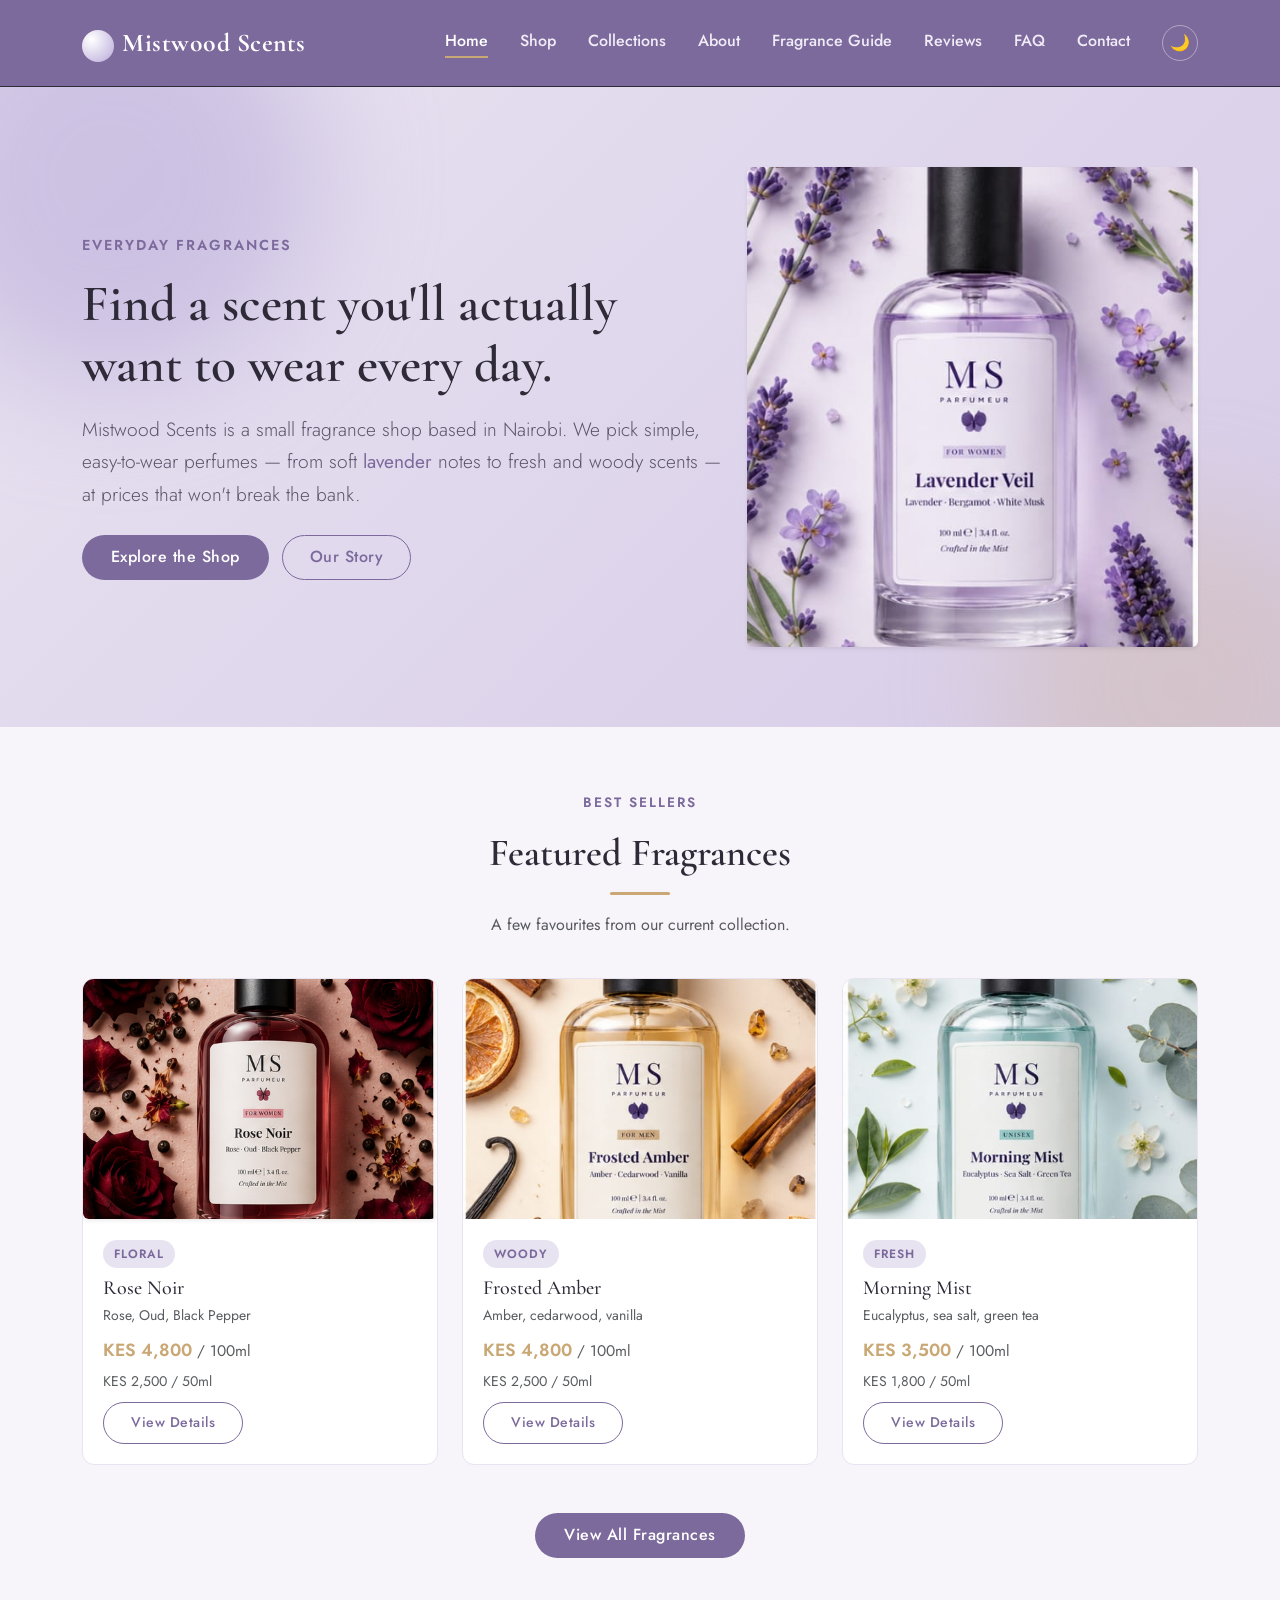
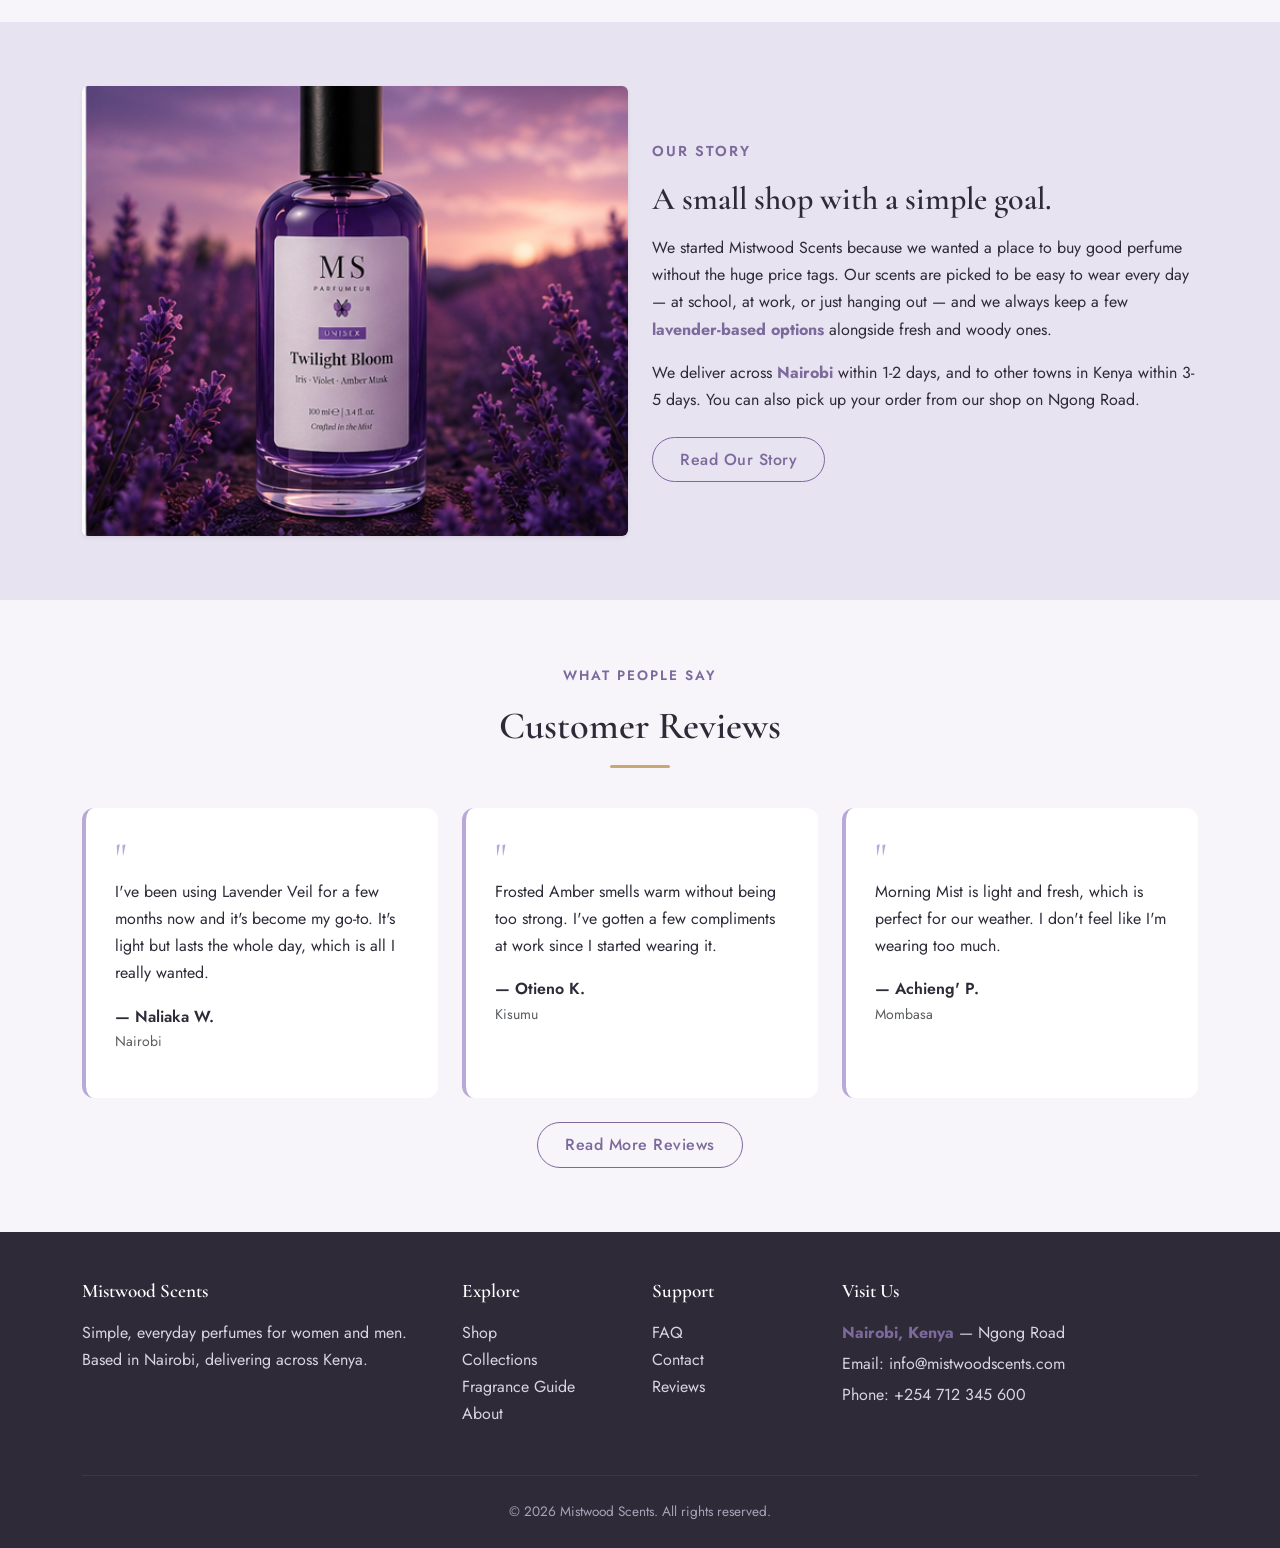
<file: index.html>
<!DOCTYPE html>
<html lang="en">
<head>
  <meta charset="UTF-8">
  <meta name="viewport" content="width=device-width, initial-scale=1.0">
  <title>Mistwood Scents | Fragrances Inspired by Quiet Mornings</title>
  <meta name="description" content="Mistwood Scents is a small Kenyan fragrance shop with simple, everyday perfumes for women and men, delivered across Nairobi and beyond.">

  <!-- Bootstrap 5 -->
  <link href="https://cdnjs.cloudflare.com/ajax/libs/bootstrap/5.3.3/css/bootstrap.min.css" rel="stylesheet">
  <!-- Google Fonts -->
  <link rel="preconnect" href="https://fonts.googleapis.com">
  <link href="https://fonts.googleapis.com/css2?family=Cormorant+Garamond:wght@500;600;700&family=Jost:wght@300;400;500;600&display=swap" rel="stylesheet">
  <!-- Custom CSS -->
  <link rel="stylesheet" href="css/style.css">
  <link rel="stylesheet" href="css/darkmode.css">
</head>
<body>

  <a href="#main-content" class="skip-link">Skip to main content</a>

  <!-- ===================== Navbar ===================== -->
  <header>
    <nav class="navbar navbar-expand-lg navbar-mistwood sticky-top">
      <div class="container">
        <a class="navbar-brand navbar-brand-mistwood" href="index.html">
          <span class="brand-mark" aria-hidden="true"></span>Mistwood Scents
        </a>
        <button class="navbar-toggler" type="button" data-bs-toggle="collapse" data-bs-target="#mainNav" aria-controls="mainNav" aria-expanded="false" aria-label="Toggle navigation">
          <span class="navbar-toggler-icon"></span>
        </button>
        <div class="collapse navbar-collapse" id="mainNav">
          <ul class="navbar-nav ms-auto mb-2 mb-lg-0 text-center">
            <li class="nav-item"><a class="nav-link active" aria-current="page" href="index.html">Home</a></li>
            <li class="nav-item"><a class="nav-link" href="shop.html">Shop</a></li>
            <li class="nav-item"><a class="nav-link" href="collections.html">Collections</a></li>
            <li class="nav-item"><a class="nav-link" href="about.html">About</a></li>
            <li class="nav-item"><a class="nav-link" href="blog.html">Fragrance Guide</a></li>
            <li class="nav-item"><a class="nav-link" href="testimonials.html">Reviews</a></li>
            <li class="nav-item"><a class="nav-link" href="faq.html">FAQ</a></li>
            <li class="nav-item"><a class="nav-link" href="contact.html">Contact</a></li>
          </ul>
        </div>
       <button id="themeToggle" class="theme-toggle-btn ms-3" aria-label="Toggle dark mode">🌙</button>
      </div>
    </nav>
  </header>

  <main id="main-content">

    <!-- ===================== Hero ===================== -->
    <section class="mist-hero">
      <div class="container hero-content">
        <div class="row align-items-center">
          <div class="col-lg-7">
            <p class="subtitle" style="color: var(--color-primary); letter-spacing: 2px; text-transform: uppercase; font-weight: 600; font-size: 0.9rem;">Everyday Fragrances</p>
            <h1>Find a scent you'll actually want to wear every day.</h1>
            <p class="lead mt-3">Mistwood Scents is a small fragrance shop based in Nairobi. We pick simple, easy-to-wear perfumes — from soft <strong>lavender</strong> notes to fresh and woody scents — at prices that won't break the bank.</p>
            <div class="mt-4">
              <a href="shop.html" class="btn btn-mistwood me-2">Explore the Shop</a>
              <a href="about.html" class="btn btn-outline-mistwood">Our Story</a>
            </div>
          </div>
          <div class="col-lg-5 mt-4 mt-lg-0">
            <img src="images/products/lavender-veil.png" alt="Mistwood Scents Lavender Veil perfume bottle" class="img-fluid rounded shadow-sm" loading="lazy">
          </div>
        </div>
      </div>
    </section>
<!-- ===================== Featured Fragrances ===================== -->
    <section class="section-light">
      <div class="container">
        <div class="section-title">
          <p class="subtitle">Best Sellers</p>
          <h2>Featured Fragrances</h2>
          <div class="divider-mist"></div>
          <p class="text-muted">A few favourites from our current collection.</p>
        </div>
            <div class="row g-4">
          <div class="col-md-4">
        <div class="card-mistwood">
         <img src="images/products/rose-noir.png" alt="Mistwood Scents Rose Noir perfume bottle" class="img-fluid rounded shadow-sm" loading="lazy">
    <div class="card-body">
      <span class="scent-tag">Floral</span>
      <h3 class="h5 mb-1">Rose Noir</h3>
      <p class="text-muted small mb-2">Rose, Oud, Black Pepper</p>
      <p class="price-tag mb-1">KES 4,800 <span class="text-muted small fw-normal">/ 100ml</span></p>
      <p class="text-muted small mb-2">KES 2,500 / 50ml</p>
      <a href="product-detail.html?product=rose" class="btn btn-outline-mistwood btn-sm">View Details</a>
              </div>
            </div>
           </div>
          <div class="col-md-4">
            <div class="card-mistwood">
              <img src="images/products/frosted-amber.png" alt="Mistwood Scents Frosted Amber perfume bottle" loading="lazy">
              <div class="card-body">
                <span class="scent-tag">Woody</span>
                <h3 class="h5 mb-1">Frosted Amber</h3>
                <p class="text-muted small mb-2">Amber, cedarwood, vanilla</p>
                <p class="price-tag mb-1">KES 4,800 <span class="text-muted small fw-normal">/ 100ml</span></p>
                <p class="text-muted small mb-2">KES 2,500 / 50ml</p>
                <a href="product-detail.html?product=frosted" class="btn btn-outline-mistwood btn-sm">View Details</a>
              </div>
            </div>
          </div>
          <div class="col-md-4">
            <div class="card-mistwood">
              <img src="images/products/morning-mist.png" alt="Mistwood Scents Morning Mist perfume bottle" loading="lazy">
              <div class="card-body">
                <span class="scent-tag">Fresh</span>
                <h3 class="h5 mb-1">Morning Mist</h3>
                <p class="text-muted small mb-2">Eucalyptus, sea salt, green tea</p>
                <p class="price-tag mb-1">KES 3,500 <span class="text-muted small fw-normal">/ 100ml</span></p>
                <p class="text-muted small mb-2">KES 1,800 / 50ml</p>
                <a href="product-detail.html?product=morning" class="btn btn-outline-mistwood btn-sm">View Details</a>
              </div>
            </div>
          </div>
        </div>
        <div class="text-center mt-5">
          <a href="shop.html" class="btn btn-mistwood">View All Fragrances</a>
        </div>
      </div>
    </section>
<!-- ===================== Brand Intro Strip ===================== -->
    <section class="section-tinted">
      <div class="container">
        <div class="row align-items-center g-4">
          <div class="col-lg-6">
        <img src="images/products/twilight-bloom.png" alt="Mistwood Scents Twilight Bloom perfume bottle in a lavender field at dusk" class="img-fluid rounded shadow-sm" loading="lazy">
          </div>
          <div class="col-lg-6">
            <p class="subtitle" style="color: var(--color-primary); letter-spacing: 2px; text-transform: uppercase; font-weight: 600; font-size: 0.9rem;">Our Story</p>
            <h2>A small shop with a simple goal.</h2>
            <p class="mt-3">We started Mistwood Scents because we wanted a place to buy good perfume without the huge price tags. Our scents are picked to be easy to wear every day — at school, at work, or just hanging out — and we always keep a few <strong>lavender-based options</strong> alongside fresh and woody ones.</p>
            <p>We deliver across <strong>Nairobi</strong> within 1-2 days, and to other towns in Kenya within 3-5 days. You can also pick up your order from our shop on Ngong Road.</p>
            <a href="about.html" class="btn btn-outline-mistwood mt-2">Read Our Story</a>
          </div>
        </div>
      </div>
    </section> 
<!-- ===================== Testimonial Preview ===================== -->
    <section class="section-light">
      <div class="container">
        <div class="section-title">
          <p class="subtitle">What People Say</p>
          <h2>Customer Reviews</h2>
          <div class="divider-mist"></div>
        </div>
        <div class="row g-4">
          <div class="col-md-4">
            <div class="testimonial-card">
              <span class="quote-mark">"</span>
              <p>I've been using Lavender Veil for a few months now and it's become my go-to. It's light but lasts the whole day, which is all I really wanted.</p>
              <p class="fw-semibold mb-0 mt-3">— Naliaka W.</p>
              <p class="text-muted small">Nairobi</p>
            </div>
          </div>
          <div class="col-md-4">
            <div class="testimonial-card">
              <span class="quote-mark">"</span>
              <p>Frosted Amber smells warm without being too strong. I've gotten a few compliments at work since I started wearing it.</p>
              <p class="fw-semibold mb-0 mt-3">— Otieno K.</p>
              <p class="text-muted small">Kisumu</p>
            </div>
          </div>
          <div class="col-md-4">
            <div class="testimonial-card">
              <span class="quote-mark">"</span>
              <p>Morning Mist is light and fresh, which is perfect for our weather. I don't feel like I'm wearing too much.</p>
              <p class="fw-semibold mb-0 mt-3">— Achieng' P.</p>
              <p class="text-muted small">Mombasa</p>
            </div>
          </div>
        </div>
        <div class="text-center mt-4">
          <a href="testimonials.html" class="btn btn-outline-mistwood">Read More Reviews</a>
        </div>
      </div>
    </section>
  </main>

<!-- ===================== Footer ===================== -->
  <footer class="footer-mistwood">
    <div class="container">
      <div class="row g-4">
        <div class="col-md-4">
          <h5>Mistwood Scents</h5>
          <p>Simple, everyday perfumes for women and men. Based in Nairobi, delivering across Kenya.</p>
        </div>
        <div class="col-md-2 col-6">
          <h5>Explore</h5>
          <ul class="list-unstyled">
            <li><a href="shop.html">Shop</a></li>
            <li><a href="collections.html">Collections</a></li>
            <li><a href="blog.html">Fragrance Guide</a></li>
            <li><a href="about.html">About</a></li>
          </ul>
        </div>
        <div class="col-md-2 col-6">
          <h5>Support</h5>
          <ul class="list-unstyled">
            <li><a href="faq.html">FAQ</a></li>
            <li><a href="contact.html">Contact</a></li>
            <li><a href="testimonials.html">Reviews</a></li>
          </ul>
        </div>
        <div class="col-md-4">
          <h5>Visit Us</h5>
          <address class="mb-1"><strong>Nairobi, Kenya</strong> — Ngong Road</address>
          <p class="mb-1">Email: info@mistwoodscents.com</p>
          <p class="mb-0">Phone: +254 712 345 600</p>
        </div>
      </div>
      <div class="footer-bottom">
        &copy; 2026 Mistwood Scents. All rights reserved.
      </div>
    </div>
  </footer>
  
  <script src="https://cdnjs.cloudflare.com/ajax/libs/bootstrap/5.3.3/js/bootstrap.bundle.min.js"></script>
  <script src="js/theme.js"></script>
</body>
</html>
</file>
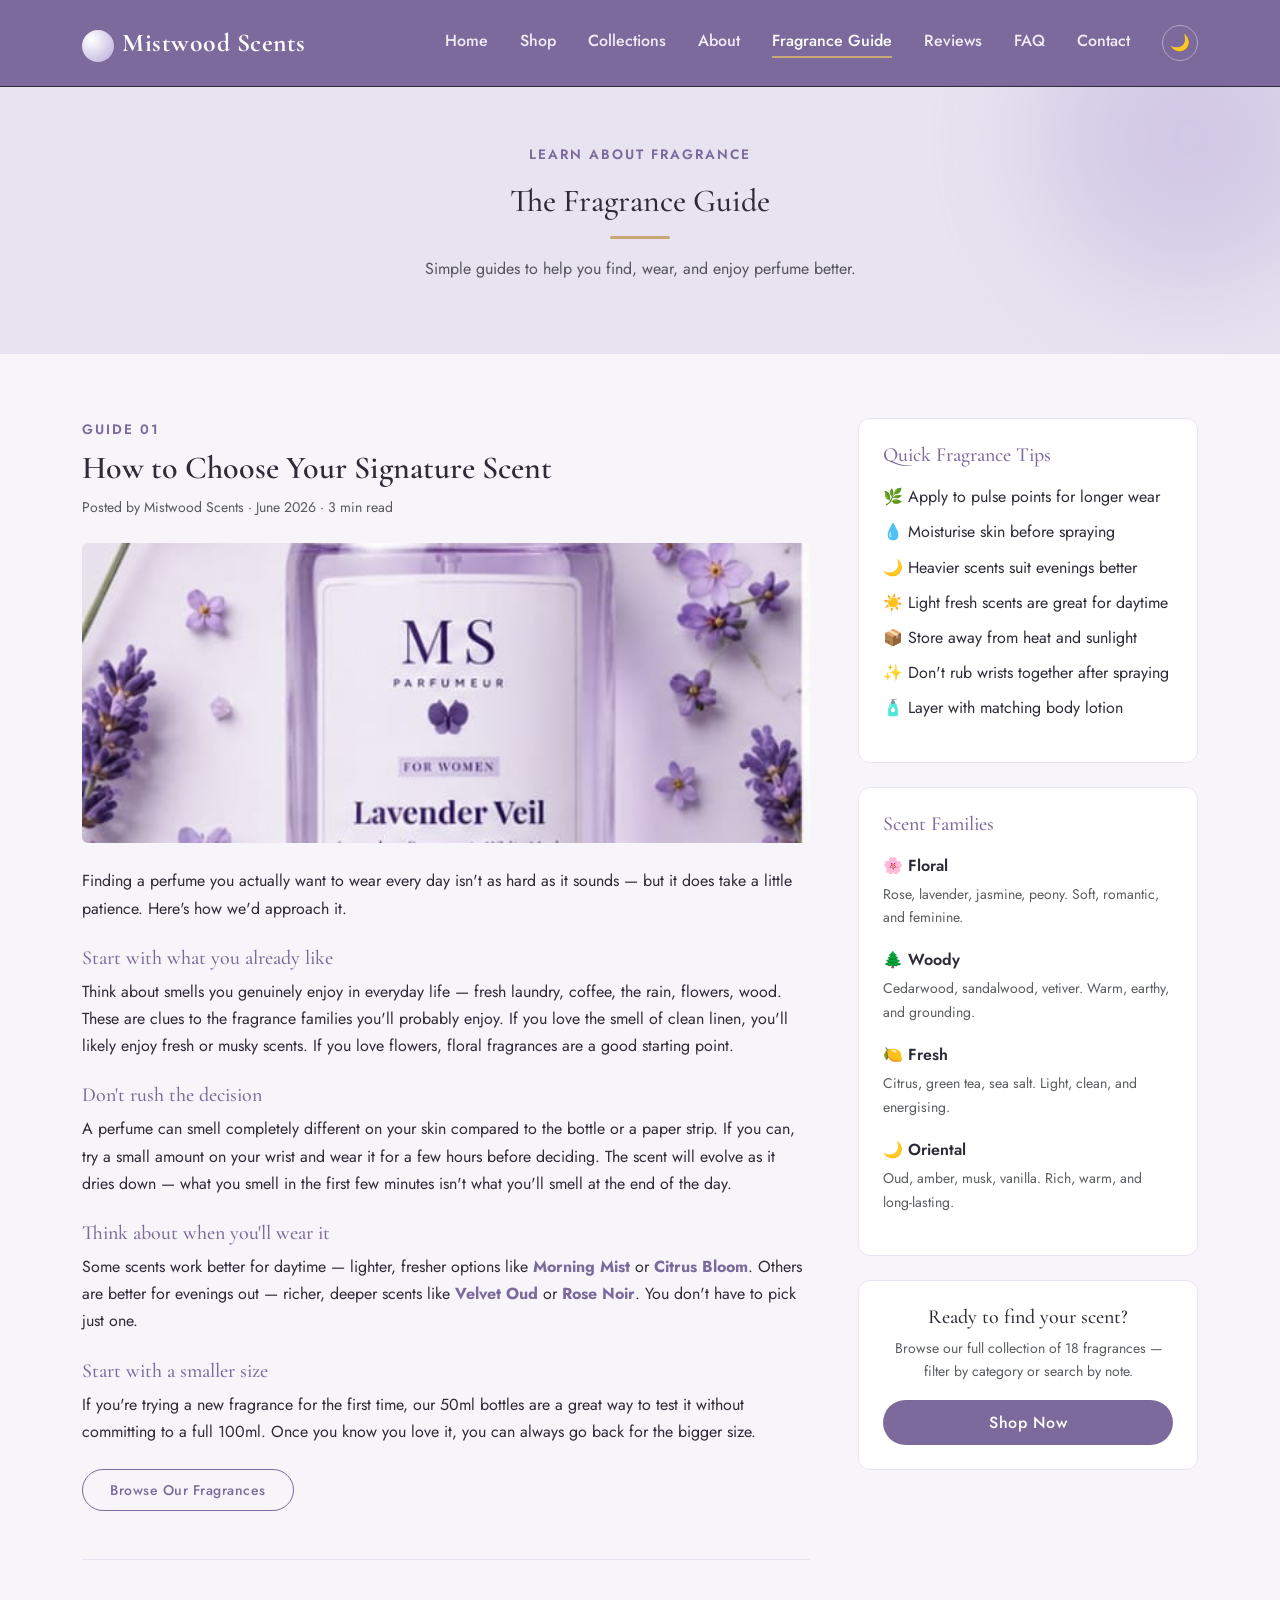
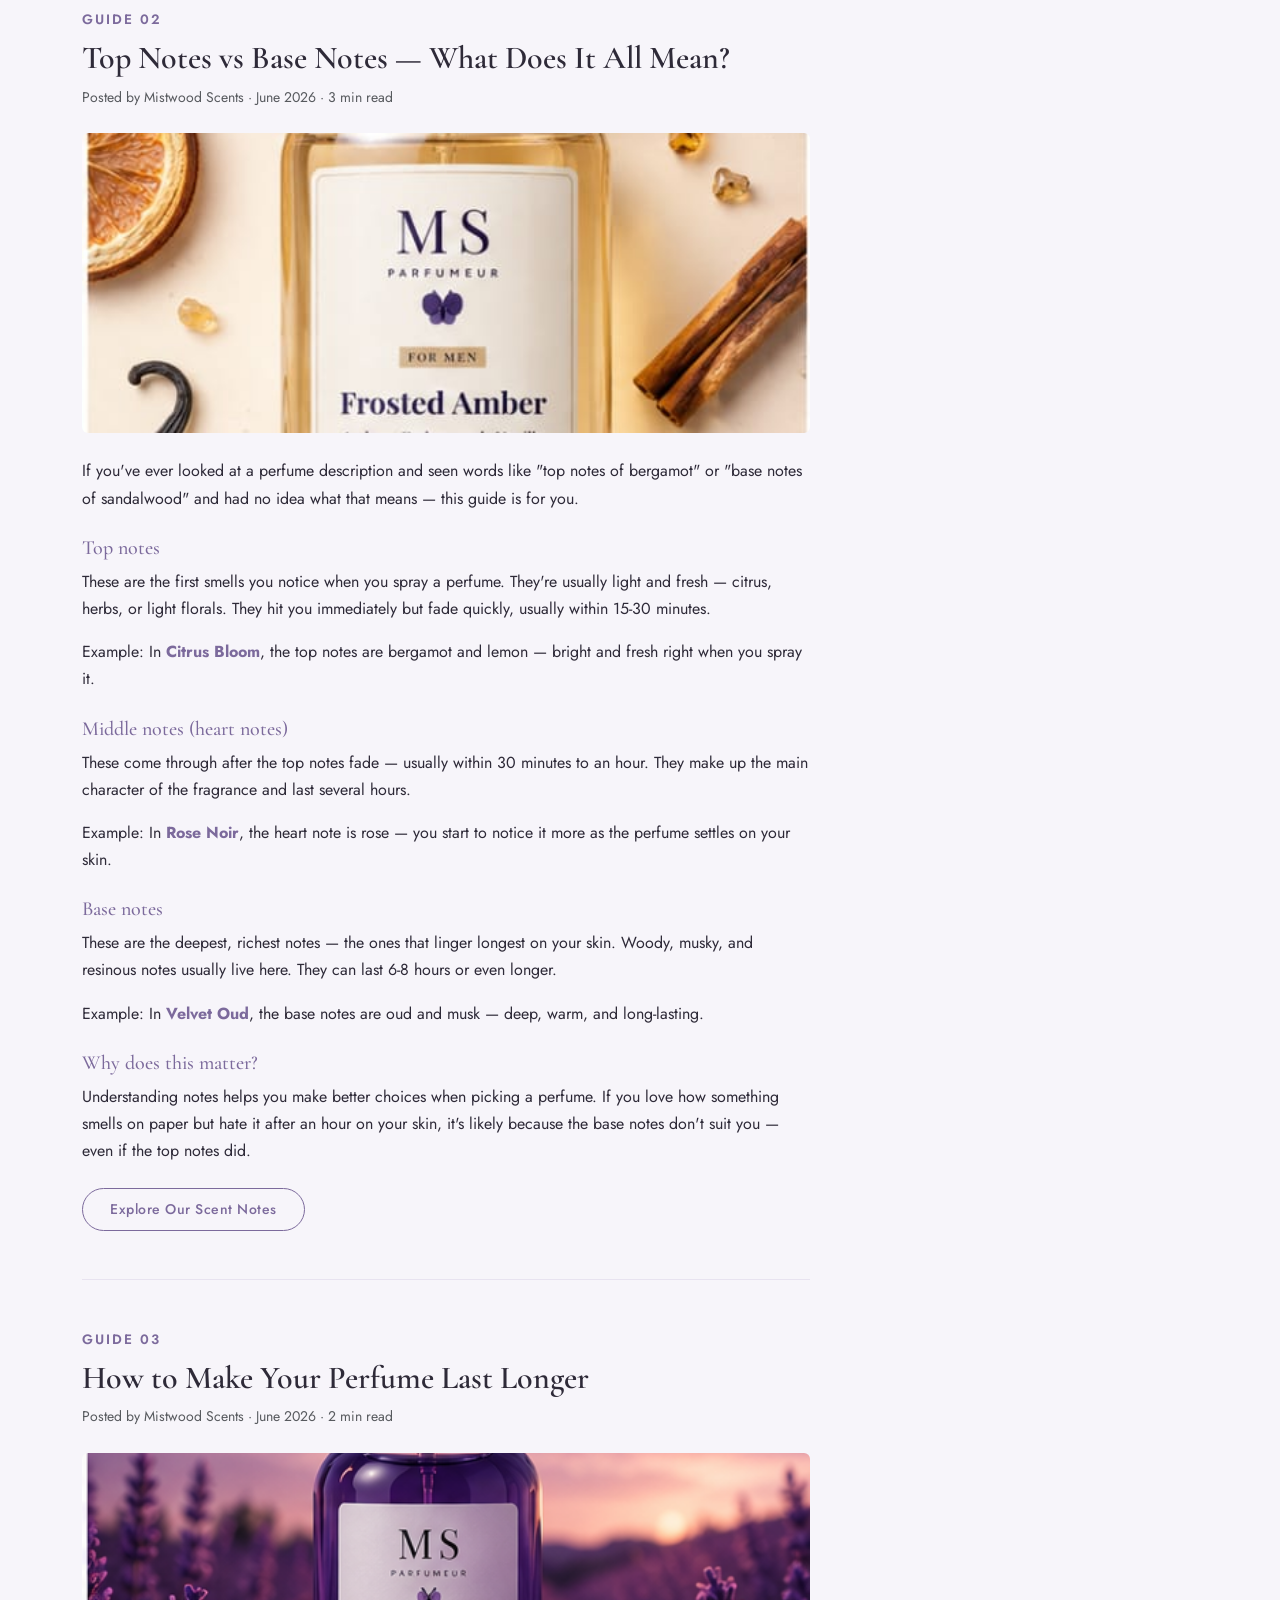
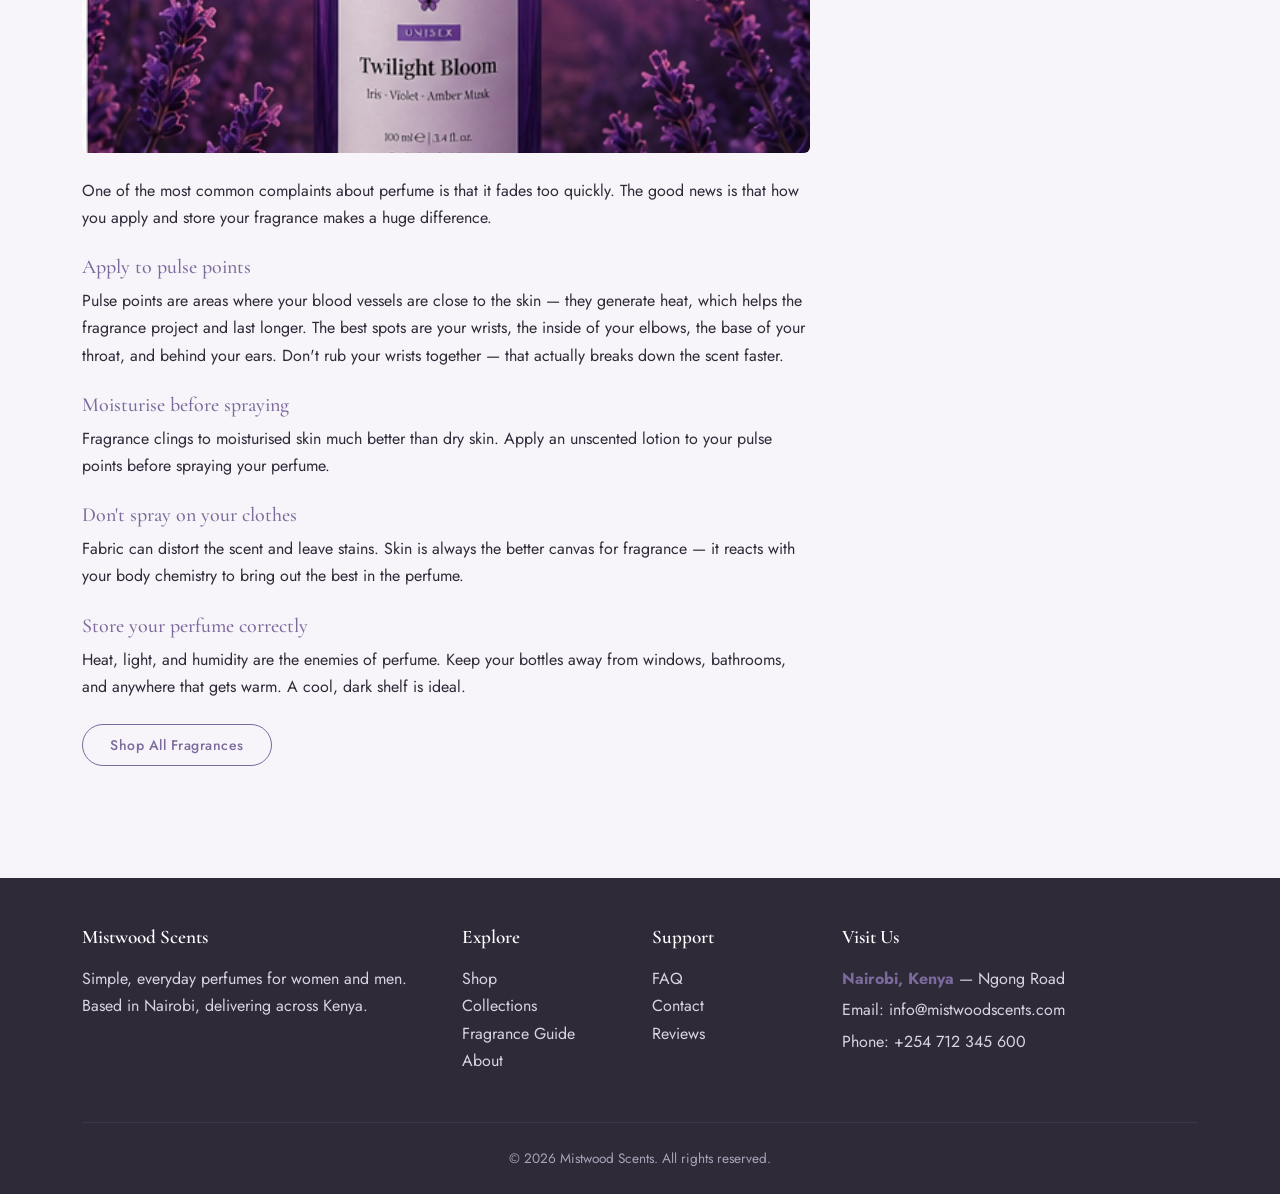
<file: blog.html>
<!DOCTYPE html>
<html lang="en">
<head>
  <meta charset="UTF-8">
  <meta name="viewport" content="width=device-width, initial-scale=1.0">
  <title>Fragrance Guide | Mistwood Scents</title>
  <meta name="description" content="Learn everything about fragrance — how to choose a scent, understand perfume notes, and make your perfume last longer.">
  <link href="https://cdnjs.cloudflare.com/ajax/libs/bootstrap/5.3.3/css/bootstrap.min.css" rel="stylesheet">
  <link rel="preconnect" href="https://fonts.googleapis.com">
  <link href="https://fonts.googleapis.com/css2?family=Cormorant+Garamond:wght@500;600;700&family=Jost:wght@300;400;500;600&display=swap" rel="stylesheet">
  <link rel="stylesheet" href="css/style.css">
  <link rel="stylesheet" href="css/darkmode.css">
</head>
<body>

  <a href="#main-content" class="skip-link">Skip to main content</a>

  <!-- Navbar -->
  <header>
    <nav class="navbar navbar-expand-lg navbar-mistwood sticky-top">
      <div class="container">
        <a class="navbar-brand navbar-brand-mistwood" href="index.html">
          <span class="brand-mark" aria-hidden="true"></span>Mistwood Scents
        </a>
        <button class="navbar-toggler" type="button" data-bs-toggle="collapse" data-bs-target="#mainNav" aria-controls="mainNav" aria-expanded="false" aria-label="Toggle navigation">
          <span class="navbar-toggler-icon"></span>
        </button>
        <div class="collapse navbar-collapse" id="mainNav">
          <ul class="navbar-nav ms-auto mb-2 mb-lg-0 text-center">
            <li class="nav-item"><a class="nav-link" href="index.html">Home</a></li>
            <li class="nav-item"><a class="nav-link" href="shop.html">Shop</a></li>
            <li class="nav-item"><a class="nav-link" href="collections.html">Collections</a></li>
            <li class="nav-item"><a class="nav-link" href="about.html">About</a></li>
            <li class="nav-item"><a class="nav-link active" href="blog.html">Fragrance Guide</a></li>
            <li class="nav-item"><a class="nav-link" href="testimonials.html">Reviews</a></li>
            <li class="nav-item"><a class="nav-link" href="faq.html">FAQ</a></li>
            <li class="nav-item"><a class="nav-link" href="contact.html">Contact</a></li>
          </ul>
        </div>
        <button id="themeToggle" class="theme-toggle-btn ms-3" aria-label="Toggle dark mode">🌙</button>
      </div>
    </nav>
  </header>

  <main id="main-content">

    <!-- Page Banner -->
    <section class="mist-banner">
      <div class="container text-center hero-content">
        <p class="subtitle">Learn About Fragrance</p>
        <h1 class="h2">The Fragrance Guide</h1>
        <div class="divider-mist mx-auto"></div>
        <p class="text-muted mt-2">Simple guides to help you find, wear, and enjoy perfume better.</p>
      </div>
    </section>

    <!-- Blog Posts Section -->
    <section class="section-light">
      <div class="container">
        <div class="row g-5">

          <!-- Main Content -->
          <div class="col-lg-8">

            <!-- Post 1 -->
            <article class="mb-5 pb-5" style="border-bottom: 1px solid var(--color-bg-section);">
              <p class="subtitle mb-2">Guide 01</p>
              <h2>How to Choose Your Signature Scent</h2>
              <p class="text-muted small mb-4">Posted by Mistwood Scents · June 2026 · 3 min read</p>
              <img src="images/products/lavender-veil.png" alt="Lavender Veil perfume bottle" class="img-fluid rounded mb-4" style="max-height: 300px; width: 100%; object-fit: cover;">
              <p>Finding a perfume you actually want to wear every day isn't as hard as it sounds — but it does take a little patience. Here's how we'd approach it.</p>
              <h3 class="h5 mt-4" style="color: var(--color-primary);">Start with what you already like</h3>
              <p>Think about smells you genuinely enjoy in everyday life — fresh laundry, coffee, the rain, flowers, wood. These are clues to the fragrance families you'll probably enjoy. If you love the smell of clean linen, you'll likely enjoy fresh or musky scents. If you love flowers, floral fragrances are a good starting point.</p>
              <h3 class="h5 mt-4" style="color: var(--color-primary);">Don't rush the decision</h3>
              <p>A perfume can smell completely different on your skin compared to the bottle or a paper strip. If you can, try a small amount on your wrist and wear it for a few hours before deciding. The scent will evolve as it dries down — what you smell in the first few minutes isn't what you'll smell at the end of the day.</p>
              <h3 class="h5 mt-4" style="color: var(--color-primary);">Think about when you'll wear it</h3>
              <p>Some scents work better for daytime — lighter, fresher options like <strong>Morning Mist</strong> or <strong>Citrus Bloom</strong>. Others are better for evenings out — richer, deeper scents like <strong>Velvet Oud</strong> or <strong>Rose Noir</strong>. You don't have to pick just one.</p>
              <h3 class="h5 mt-4" style="color: var(--color-primary);">Start with a smaller size</h3>
              <p>If you're trying a new fragrance for the first time, our 50ml bottles are a great way to test it without committing to a full 100ml. Once you know you love it, you can always go back for the bigger size.</p>
              <div class="mt-4">
                <a href="shop.html" class="btn btn-outline-mistwood btn-sm">Browse Our Fragrances</a>
              </div>
            </article>

            <!-- Post 2 -->
            <article class="mb-5 pb-5" style="border-bottom: 1px solid var(--color-bg-section);">
              <p class="subtitle mb-2">Guide 02</p>
              <h2>Top Notes vs Base Notes — What Does It All Mean?</h2>
              <p class="text-muted small mb-4">Posted by Mistwood Scents · June 2026 · 3 min read</p>
              <img src="images/products/frosted-amber.png" alt="Frosted Amber perfume bottle" class="img-fluid rounded mb-4" style="max-height: 300px; width: 100%; object-fit: cover;">
              <p>If you've ever looked at a perfume description and seen words like "top notes of bergamot" or "base notes of sandalwood" and had no idea what that means — this guide is for you.</p>
              <h3 class="h5 mt-4" style="color: var(--color-primary);">Top notes</h3>
              <p>These are the first smells you notice when you spray a perfume. They're usually light and fresh — citrus, herbs, or light florals. They hit you immediately but fade quickly, usually within 15-30 minutes.</p>
              <p>Example: In <strong>Citrus Bloom</strong>, the top notes are bergamot and lemon — bright and fresh right when you spray it.</p>
              <h3 class="h5 mt-4" style="color: var(--color-primary);">Middle notes (heart notes)</h3>
              <p>These come through after the top notes fade — usually within 30 minutes to an hour. They make up the main character of the fragrance and last several hours.</p>
              <p>Example: In <strong>Rose Noir</strong>, the heart note is rose — you start to notice it more as the perfume settles on your skin.</p>
              <h3 class="h5 mt-4" style="color: var(--color-primary);">Base notes</h3>
              <p>These are the deepest, richest notes — the ones that linger longest on your skin. Woody, musky, and resinous notes usually live here. They can last 6-8 hours or even longer.</p>
              <p>Example: In <strong>Velvet Oud</strong>, the base notes are oud and musk — deep, warm, and long-lasting.</p>
              <h3 class="h5 mt-4" style="color: var(--color-primary);">Why does this matter?</h3>
              <p>Understanding notes helps you make better choices when picking a perfume. If you love how something smells on paper but hate it after an hour on your skin, it's likely because the base notes don't suit you — even if the top notes did.</p>
              <div class="mt-4">
                <a href="shop.html" class="btn btn-outline-mistwood btn-sm">Explore Our Scent Notes</a>
              </div>
            </article>

            <!-- Post 3 -->
            <article class="mb-5">
              <p class="subtitle mb-2">Guide 03</p>
              <h2>How to Make Your Perfume Last Longer</h2>
              <p class="text-muted small mb-4">Posted by Mistwood Scents · June 2026 · 2 min read</p>
              <img src="images/products/twilight-bloom.png" alt="Twilight Bloom perfume bottle" class="img-fluid rounded mb-4" style="max-height: 300px; width: 100%; object-fit: cover;">
              <p>One of the most common complaints about perfume is that it fades too quickly. The good news is that how you apply and store your fragrance makes a huge difference.</p>
              <h3 class="h5 mt-4" style="color: var(--color-primary);">Apply to pulse points</h3>
              <p>Pulse points are areas where your blood vessels are close to the skin — they generate heat, which helps the fragrance project and last longer. The best spots are your wrists, the inside of your elbows, the base of your throat, and behind your ears. Don't rub your wrists together — that actually breaks down the scent faster.</p>
              <h3 class="h5 mt-4" style="color: var(--color-primary);">Moisturise before spraying</h3>
              <p>Fragrance clings to moisturised skin much better than dry skin. Apply an unscented lotion to your pulse points before spraying your perfume.</p>
              <h3 class="h5 mt-4" style="color: var(--color-primary);">Don't spray on your clothes</h3>
              <p>Fabric can distort the scent and leave stains. Skin is always the better canvas for fragrance — it reacts with your body chemistry to bring out the best in the perfume.</p>
              <h3 class="h5 mt-4" style="color: var(--color-primary);">Store your perfume correctly</h3>
              <p>Heat, light, and humidity are the enemies of perfume. Keep your bottles away from windows, bathrooms, and anywhere that gets warm. A cool, dark shelf is ideal.</p>
              <div class="mt-4">
                <a href="shop.html" class="btn btn-outline-mistwood btn-sm">Shop All Fragrances</a>
              </div>
            </article>

          </div>

          <!-- Sidebar -->
          <div class="col-lg-4">
            <div class="blog-sidebar">

            <!-- Quick Tips Card -->
            <div class="card-mistwood p-4 mb-4">
              <h3 class="h5 mb-3" style="color: var(--color-primary);">Quick Fragrance Tips</h3>
              <ul class="list-unstyled">
                <li class="mb-2">🌿 Apply to pulse points for longer wear</li>
                <li class="mb-2">💧 Moisturise skin before spraying</li>
                <li class="mb-2">🌙 Heavier scents suit evenings better</li>
                <li class="mb-2">☀️ Light fresh scents are great for daytime</li>
                <li class="mb-2">📦 Store away from heat and sunlight</li>
                <li class="mb-2">✨ Don't rub wrists together after spraying</li>
                <li class="mb-2">🧴 Layer with matching body lotion</li>
              </ul>
            </div>

            <!-- Scent Families Card -->
            <div class="card-mistwood p-4 mb-4">
              <h3 class="h5 mb-3" style="color: var(--color-primary);">Scent Families</h3>
              <div class="mb-3">
                <p class="fw-semibold mb-1">🌸 Floral</p>
                <p class="text-muted small mb-0">Rose, lavender, jasmine, peony. Soft, romantic, and feminine.</p>
              </div>
              <div class="mb-3">
                <p class="fw-semibold mb-1">🌲 Woody</p>
                <p class="text-muted small mb-0">Cedarwood, sandalwood, vetiver. Warm, earthy, and grounding.</p>
              </div>
              <div class="mb-3">
                <p class="fw-semibold mb-1">🍋 Fresh</p>
                <p class="text-muted small mb-0">Citrus, green tea, sea salt. Light, clean, and energising.</p>
              </div>
              <div class="mb-3">
                <p class="fw-semibold mb-1">🌙 Oriental</p>
                <p class="text-muted small mb-0">Oud, amber, musk, vanilla. Rich, warm, and long-lasting.</p>
              </div>
            </div>

            <!-- Shop CTA Card -->
            <div class="card-mistwood p-4 text-center">
              <h3 class="h5 mb-2">Ready to find your scent?</h3>
              <p class="text-muted small mb-3">Browse our full collection of 18 fragrances — filter by category or search by note.</p>
              <a href="shop.html" class="btn btn-mistwood w-100">Shop Now</a>
            </div>

          </div>

        </div>
      </div>
    </section>

  </main>

  <!-- Footer -->
  <footer class="footer-mistwood">
    <div class="container">
      <div class="row g-4">
        <div class="col-md-4">
          <h5>Mistwood Scents</h5>
          <p>Simple, everyday perfumes for women and men. Based in Nairobi, delivering across Kenya.</p>
        </div>
        <div class="col-md-2 col-6">
          <h5>Explore</h5>
          <ul class="list-unstyled">
            <li><a href="shop.html">Shop</a></li>
            <li><a href="collections.html">Collections</a></li>
            <li><a href="blog.html">Fragrance Guide</a></li>
            <li><a href="about.html">About</a></li>
          </ul>
        </div>
        <div class="col-md-2 col-6">
          <h5>Support</h5>
          <ul class="list-unstyled">
            <li><a href="faq.html">FAQ</a></li>
            <li><a href="contact.html">Contact</a></li>
            <li><a href="testimonials.html">Reviews</a></li>
          </ul>
        </div>
        <div class="col-md-4">
          <h5>Visit Us</h5>
          <address class="mb-1"><strong>Nairobi, Kenya</strong> — Ngong Road</address>
          <p class="mb-1">Email: info@mistwoodscents.com</p>
          <p class="mb-0">Phone: +254 712 345 600</p>
        </div>
      </div>
      <div class="footer-bottom">
        &copy; 2026 Mistwood Scents. All rights reserved.
      </div>
    </div>
  </footer>

  <script src="https://cdnjs.cloudflare.com/ajax/libs/bootstrap/5.3.3/js/bootstrap.bundle.min.js"></script>
  <script src="js/theme.js"></script>
</body>
</html>
</file>
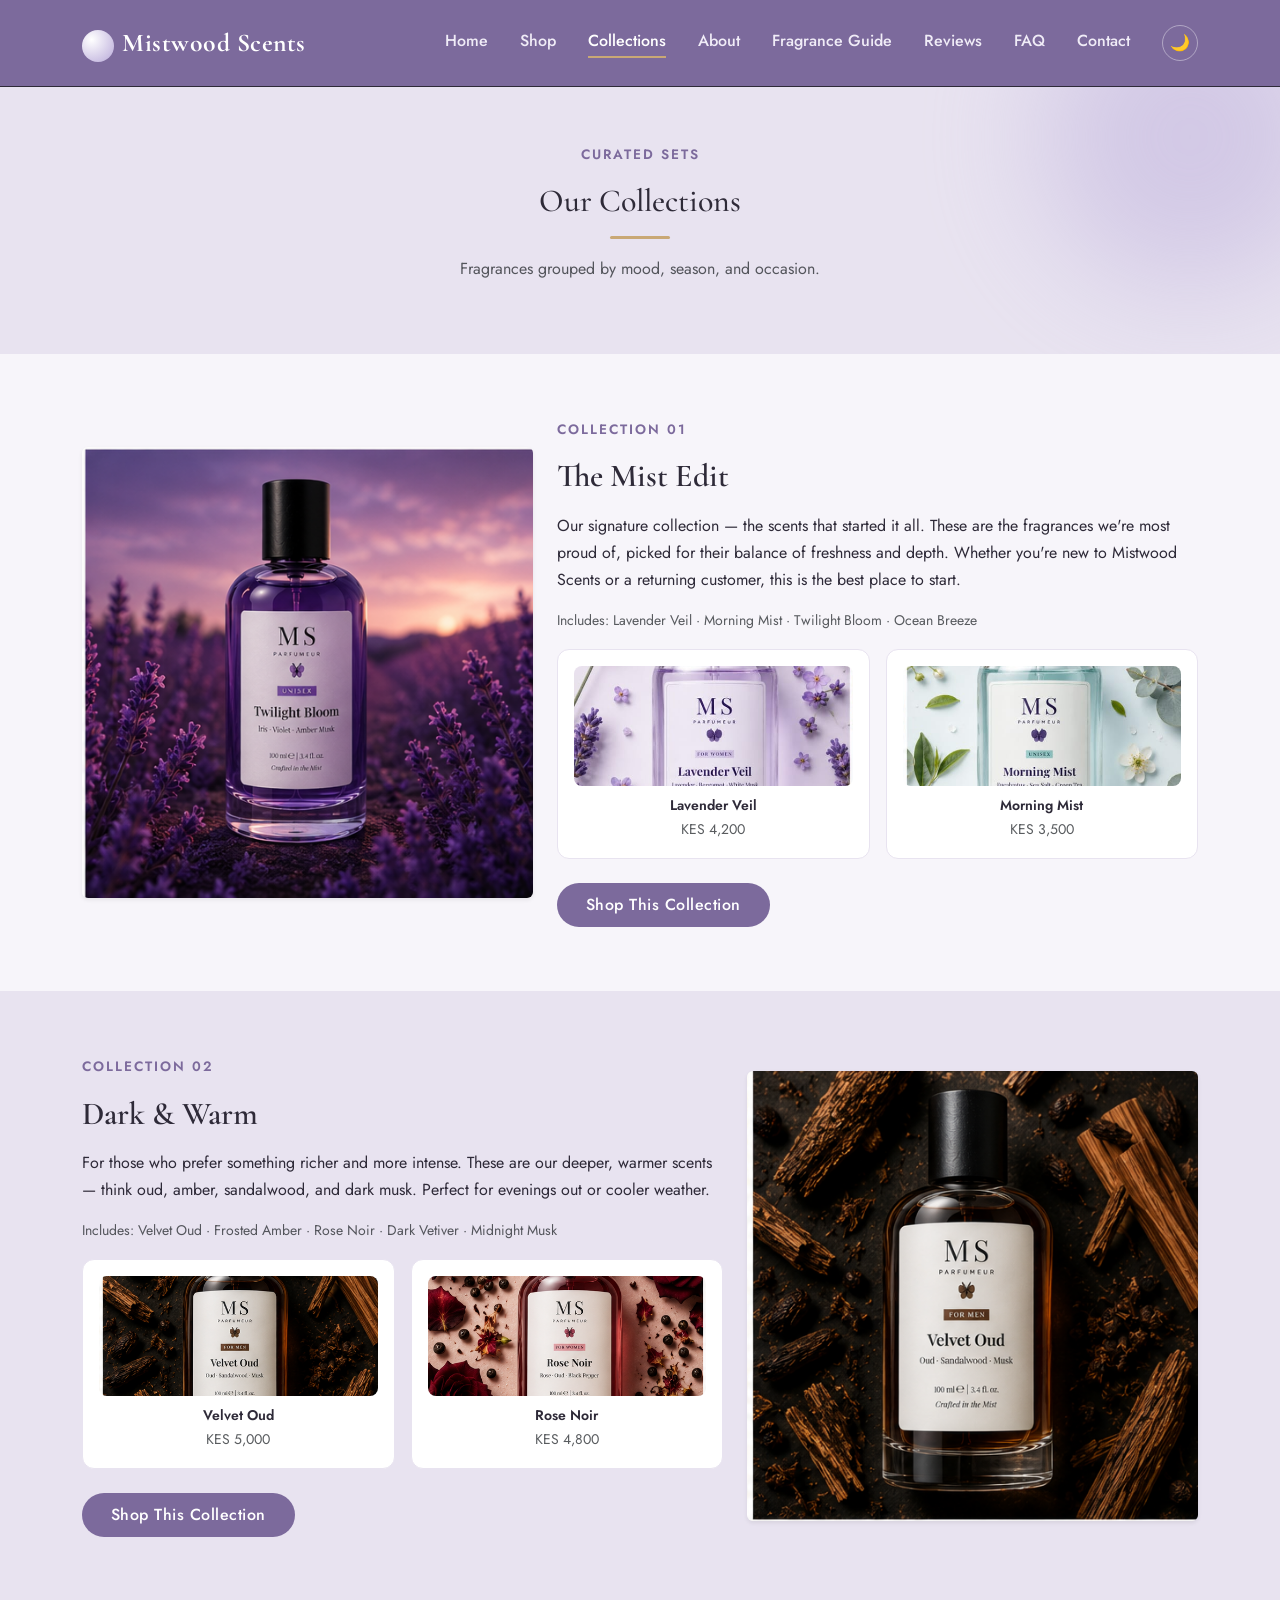
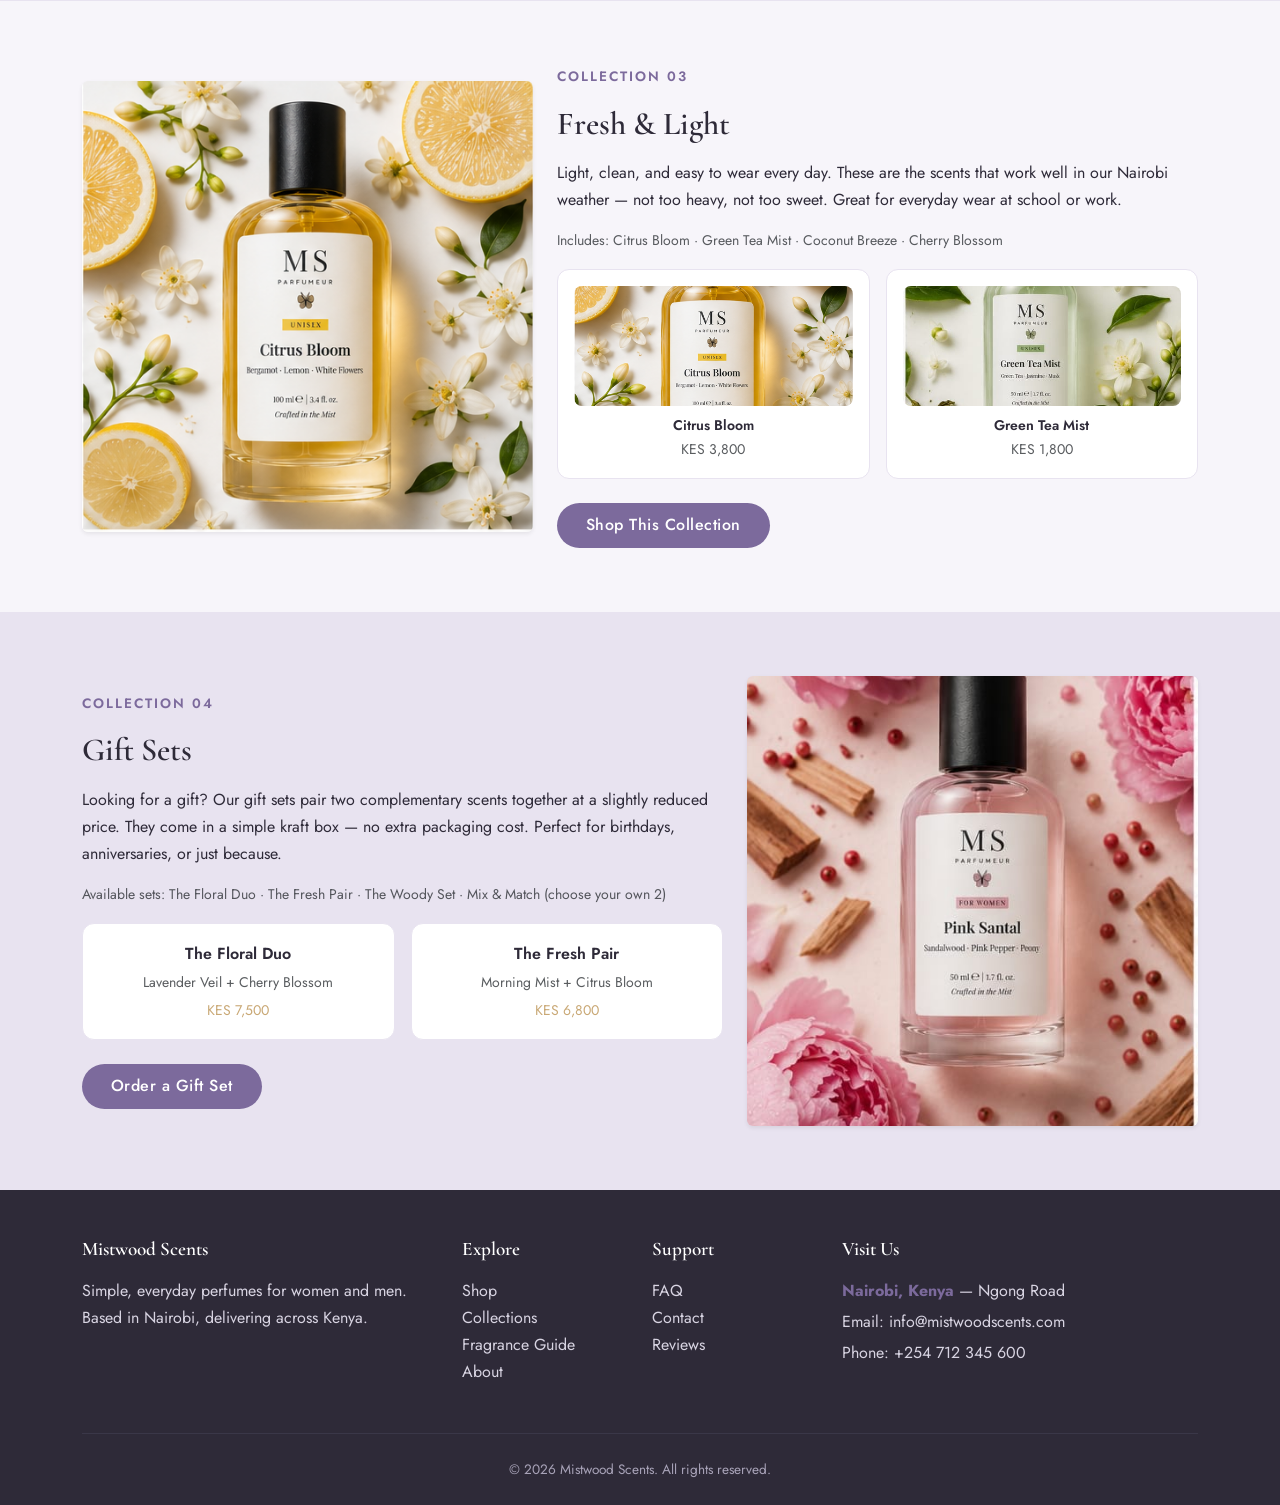
<file: collections.html>
<!DOCTYPE html>
<html lang="en">
<head>
  <meta charset="UTF-8">
  <meta name="viewport" content="width=device-width, initial-scale=1.0">
  <title>Collections | Mistwood Scents</title>
  <meta name="description" content="Browse Mistwood Scents curated fragrance collections — from fresh everyday scents to dark and warm evening perfumes, and gift sets.">
  <link href="https://cdnjs.cloudflare.com/ajax/libs/bootstrap/5.3.3/css/bootstrap.min.css" rel="stylesheet">
  <link rel="preconnect" href="https://fonts.googleapis.com">
  <link href="https://fonts.googleapis.com/css2?family=Cormorant+Garamond:wght@500;600;700&family=Jost:wght@300;400;500;600&display=swap" rel="stylesheet">
  <link rel="stylesheet" href="css/style.css">
  <link rel="stylesheet" href="css/darkmode.css">
</head>
<body>

  <a href="#main-content" class="skip-link">Skip to main content</a>

  <!-- Navbar -->
  <header>
    <nav class="navbar navbar-expand-lg navbar-mistwood sticky-top">
      <div class="container">
        <a class="navbar-brand navbar-brand-mistwood" href="index.html">
          <span class="brand-mark" aria-hidden="true"></span>Mistwood Scents
        </a>
        <button class="navbar-toggler" type="button" data-bs-toggle="collapse" data-bs-target="#mainNav" aria-controls="mainNav" aria-expanded="false" aria-label="Toggle navigation">
          <span class="navbar-toggler-icon"></span>
        </button>
        <div class="collapse navbar-collapse" id="mainNav">
          <ul class="navbar-nav ms-auto mb-2 mb-lg-0 text-center">
            <li class="nav-item"><a class="nav-link" href="index.html">Home</a></li>
            <li class="nav-item"><a class="nav-link" href="shop.html">Shop</a></li>
            <li class="nav-item"><a class="nav-link active" href="collections.html">Collections</a></li>
            <li class="nav-item"><a class="nav-link" href="about.html">About</a></li>
            <li class="nav-item"><a class="nav-link" href="blog.html">Fragrance Guide</a></li>
            <li class="nav-item"><a class="nav-link" href="testimonials.html">Reviews</a></li>
            <li class="nav-item"><a class="nav-link" href="faq.html">FAQ</a></li>
            <li class="nav-item"><a class="nav-link" href="contact.html">Contact</a></li>
          </ul>
        </div>
        <button id="themeToggle" class="theme-toggle-btn ms-3" aria-label="Toggle dark mode">🌙</button>
      </div>
    </nav>
  </header>

  <main id="main-content">

    <!-- Page Banner -->
    <section class="mist-banner">
      <div class="container text-center hero-content">
        <p class="subtitle">Curated Sets</p>
        <h1 class="h2">Our Collections</h1>
        <div class="divider-mist mx-auto"></div>
        <p class="text-muted mt-2">Fragrances grouped by mood, season, and occasion.</p>
      </div>
    </section>
    <!-- Collection 1: The Mist Edit -->
    <section class="section-light">
      <div class="container">
        <div class="row align-items-center g-4">
          <div class="col-lg-5">
            <img src="images/products/twilight-bloom.png" alt="Twilight Bloom perfume bottle in a lavender field" class="img-fluid rounded shadow-sm" loading="lazy">
          </div>
          <div class="col-lg-7">
            <p class="subtitle">Collection 01</p>
            <h2>The Mist Edit</h2>
            <p class="mt-3">Our signature collection — the scents that started it all. These are the fragrances we're most proud of, picked for their balance of freshness and depth. Whether you're new to Mistwood Scents or a returning customer, this is the best place to start.</p>
            <p class="text-muted small mb-3">Includes: Lavender Veil · Morning Mist · Twilight Bloom · Ocean Breeze</p>
            <div class="row g-3 mb-4">
              <div class="col-6">
                <div class="card-mistwood p-3 text-center">
                  <img src="images/products/lavender-veil.png" alt="Lavender Veil" class="img-fluid mb-2" style="height: 120px; object-fit: cover; border-radius: 8px;">
                  <p class="mb-0 small fw-semibold">Lavender Veil</p>
                  <p class="text-muted small mb-0">KES 4,200</p>
                </div>
              </div>
              <div class="col-6">
                <div class="card-mistwood p-3 text-center">
                  <img src="images/products/morning-mist.png" alt="Morning Mist" class="img-fluid mb-2" style="height: 120px; object-fit: cover; border-radius: 8px;">
                  <p class="mb-0 small fw-semibold">Morning Mist</p>
                  <p class="text-muted small mb-0">KES 3,500</p>
                </div>
              </div>
            </div>
            <a href="shop.html" class="btn btn-mistwood">Shop This Collection</a>
          </div>
        </div>
      </div>
    </section>
    <!-- Collection 2: Dark & Warm -->
    <section class="section-tinted">
      <div class="container">
        <div class="row align-items-center g-4 flex-lg-row-reverse">
          <div class="col-lg-5">
            <img src="images/products/velvet-oud.png" alt="Velvet Oud perfume bottle" class="img-fluid rounded shadow-sm" loading="lazy">
          </div>
          <div class="col-lg-7">
            <p class="subtitle">Collection 02</p>
            <h2>Dark & Warm</h2>
            <p class="mt-3">For those who prefer something richer and more intense. These are our deeper, warmer scents — think oud, amber, sandalwood, and dark musk. Perfect for evenings out or cooler weather.</p>
            <p class="text-muted small mb-3">Includes: Velvet Oud · Frosted Amber · Rose Noir · Dark Vetiver · Midnight Musk</p>
            <div class="row g-3 mb-4">
              <div class="col-6">
                <div class="card-mistwood p-3 text-center">
                  <img src="images/products/velvet-oud.png" alt="Velvet Oud" class="img-fluid mb-2" style="height: 120px; object-fit: cover; border-radius: 8px;">
                  <p class="mb-0 small fw-semibold">Velvet Oud</p>
                  <p class="text-muted small mb-0">KES 5,000</p>
                </div>
              </div>
              <div class="col-6">
                <div class="card-mistwood p-3 text-center">
                  <img src="images/products/rose-noir.png" alt="Rose Noir" class="img-fluid mb-2" style="height: 120px; object-fit: cover; border-radius: 8px;">
                  <p class="mb-0 small fw-semibold">Rose Noir</p>
                  <p class="text-muted small mb-0">KES 4,800</p>
                </div>
              </div>
            </div>
            <a href="shop.html" class="btn btn-mistwood">Shop This Collection</a>
          </div>
        </div>
      </div>
    </section>
    <!-- Collection 3: Fresh & Light -->
    <section class="section-light">
      <div class="container">
        <div class="row align-items-center g-4">
          <div class="col-lg-5">
            <img src="images/products/citrus-bloom.png" alt="Citrus Bloom perfume bottle" class="img-fluid rounded shadow-sm" loading="lazy">
          </div>
          <div class="col-lg-7">
            <p class="subtitle">Collection 03</p>
            <h2>Fresh & Light</h2>
            <p class="mt-3">Light, clean, and easy to wear every day. These are the scents that work well in our Nairobi weather — not too heavy, not too sweet. Great for everyday wear at school or work.</p>
            <p class="text-muted small mb-3">Includes: Citrus Bloom · Green Tea Mist · Coconut Breeze · Cherry Blossom</p>
            <div class="row g-3 mb-4">
              <div class="col-6">
                <div class="card-mistwood p-3 text-center">
                  <img src="images/products/citrus-bloom.png" alt="Citrus Bloom" class="img-fluid mb-2" style="height: 120px; object-fit: cover; border-radius: 8px;">
                  <p class="mb-0 small fw-semibold">Citrus Bloom</p>
                  <p class="text-muted small mb-0">KES 3,800</p>
                </div>
              </div>
              <div class="col-6">
                <div class="card-mistwood p-3 text-center">
                  <img src="images/products/green-tea-mist.png" alt="Green Tea Mist" class="img-fluid mb-2" style="height: 120px; object-fit: cover; border-radius: 8px;">
                  <p class="mb-0 small fw-semibold">Green Tea Mist</p>
                  <p class="text-muted small mb-0">KES 1,800</p>
                </div>
              </div>
            </div>
            <a href="shop.html" class="btn btn-mistwood">Shop This Collection</a>
          </div>
        </div>
      </div>
    </section>

    <!-- Collection 4: Gift Sets -->
    <section class="section-tinted">
      <div class="container">
        <div class="row align-items-center g-4 flex-lg-row-reverse">
          <div class="col-lg-5">
            <img src="images/products/pink-santal.png" alt="Pink Santal perfume bottle" class="img-fluid rounded shadow-sm" loading="lazy">
          </div>
          <div class="col-lg-7">
            <p class="subtitle">Collection 04</p>
            <h2>Gift Sets</h2>
            <p class="mt-3">Looking for a gift? Our gift sets pair two complementary scents together at a slightly reduced price. They come in a simple kraft box — no extra packaging cost. Perfect for birthdays, anniversaries, or just because.</p>
            <p class="text-muted small mb-3">Available sets: The Floral Duo · The Fresh Pair · The Woody Set · Mix & Match (choose your own 2)</p>
            <div class="row g-3 mb-4">
              <div class="col-6">
                <div class="card-mistwood p-3 text-center">
                  <p class="fw-semibold mb-1">The Floral Duo</p>
                  <p class="text-muted small mb-1">Lavender Veil + Cherry Blossom</p>
                  <p style="color: var(--color-gold);" class="small mb-0">KES 7,500</p>
                </div>
              </div>
              <div class="col-6">
                <div class="card-mistwood p-3 text-center">
                  <p class="fw-semibold mb-1">The Fresh Pair</p>
                  <p class="text-muted small mb-1">Morning Mist + Citrus Bloom</p>
                  <p style="color: var(--color-gold);" class="small mb-0">KES 6,800</p>
                </div>
              </div>
            </div>
            <a href="contact.html" class="btn btn-mistwood">Order a Gift Set</a>
          </div>
        </div>
      </div>
    </section>
  </main>

  <!-- Footer -->
  <footer class="footer-mistwood">
    <div class="container">
      <div class="row g-4">
        <div class="col-md-4">
          <h5>Mistwood Scents</h5>
          <p>Simple, everyday perfumes for women and men. Based in Nairobi, delivering across Kenya.</p>
        </div>
        <div class="col-md-2 col-6">
          <h5>Explore</h5>
          <ul class="list-unstyled">
            <li><a href="shop.html">Shop</a></li>
            <li><a href="collections.html">Collections</a></li>
            <li><a href="blog.html">Fragrance Guide</a></li>
            <li><a href="about.html">About</a></li>
          </ul>
        </div>
        <div class="col-md-2 col-6">
          <h5>Support</h5>
          <ul class="list-unstyled">
            <li><a href="faq.html">FAQ</a></li>
            <li><a href="contact.html">Contact</a></li>
            <li><a href="testimonials.html">Reviews</a></li>
          </ul>
        </div>
        <div class="col-md-4">
          <h5>Visit Us</h5>
          <address class="mb-1"><strong>Nairobi, Kenya</strong> — Ngong Road</address>
          <p class="mb-1">Email: info@mistwoodscents.com</p>
          <p class="mb-0">Phone: +254 712 345 600</p>
        </div>
      </div>
      <div class="footer-bottom">
        &copy; 2026 Mistwood Scents. All rights reserved.
      </div>
    </div>
  </footer>

  <script src="https://cdnjs.cloudflare.com/ajax/libs/bootstrap/5.3.3/js/bootstrap.bundle.min.js"></script>
  <script src="js/theme.js"></script>
</body>
</html>
</file>
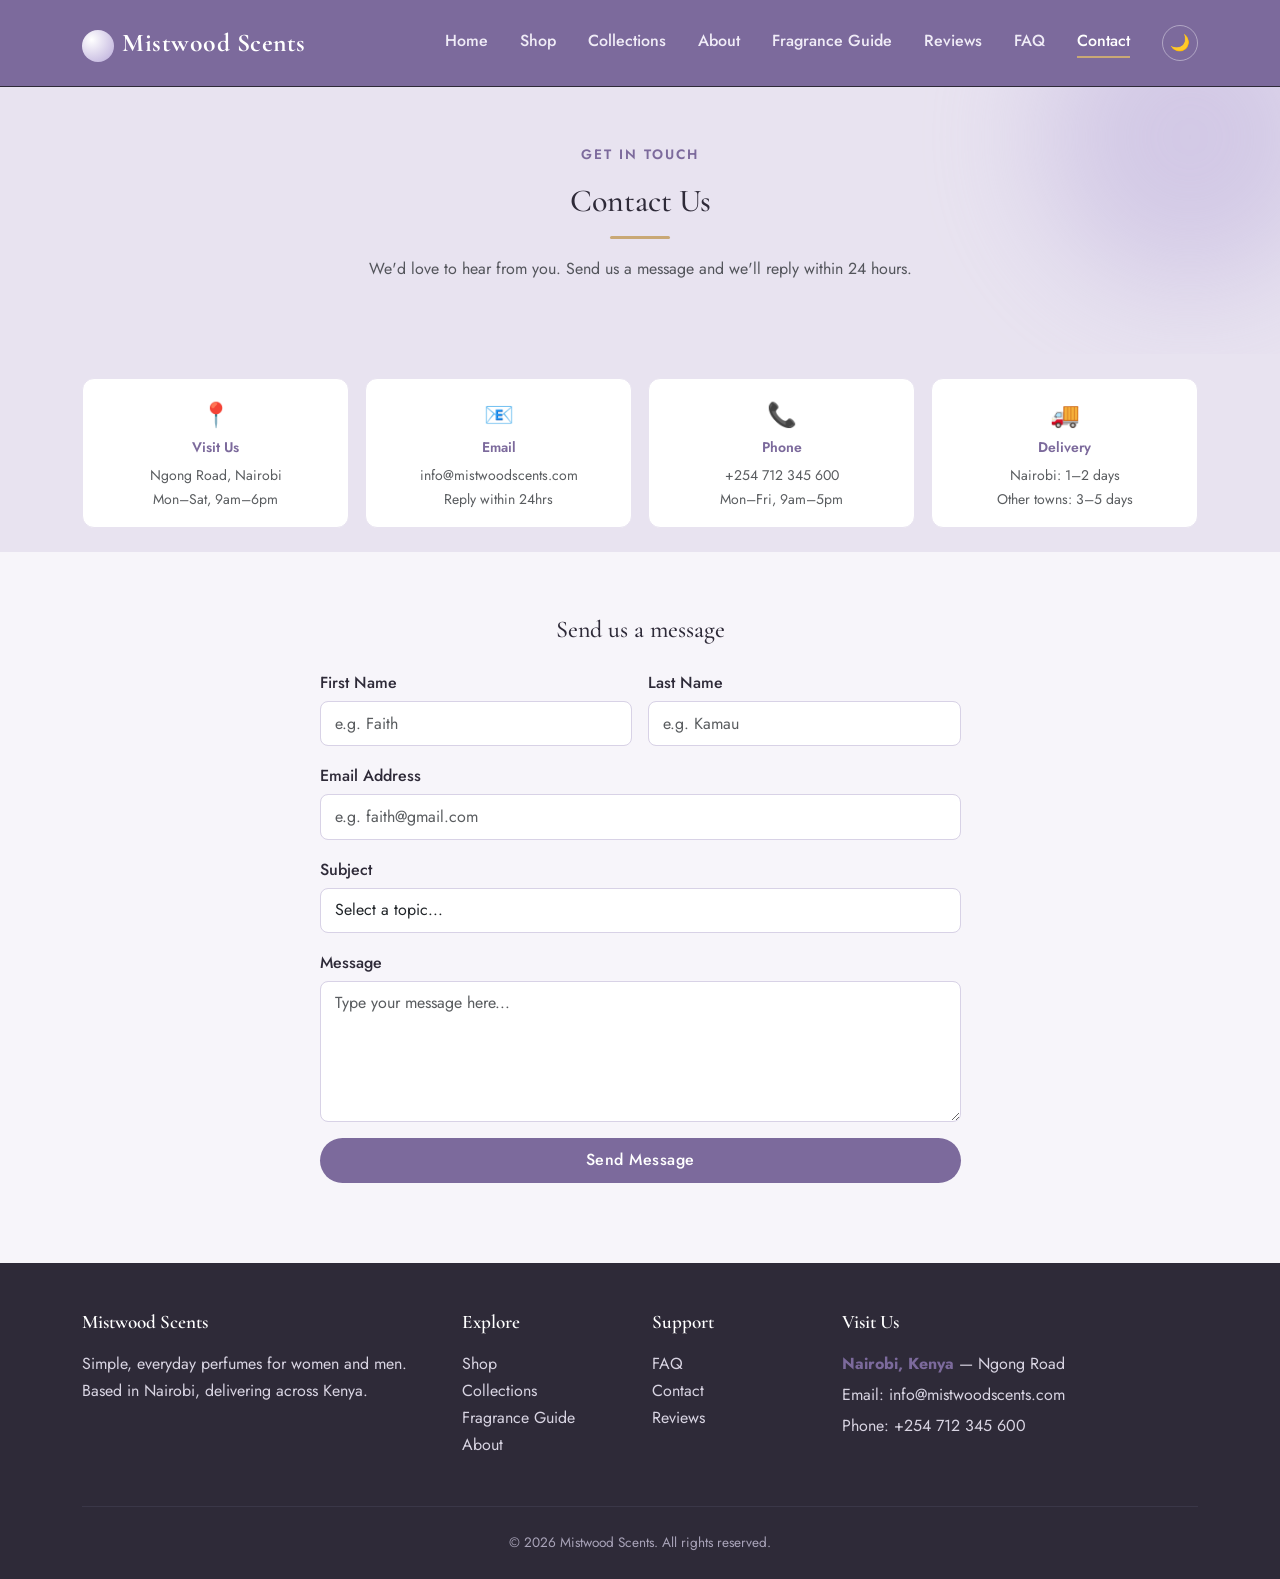
<file: contact.html>
<!DOCTYPE html>
<html lang="en">
<head>
  <meta charset="UTF-8">
  <meta name="viewport" content="width=device-width, initial-scale=1.0">
  <title>Contact Us | Mistwood Scents</title>
  <link href="https://cdnjs.cloudflare.com/ajax/libs/bootstrap/5.3.3/css/bootstrap.min.css" rel="stylesheet">
  <link rel="preconnect" href="https://fonts.googleapis.com">
  <link href="https://fonts.googleapis.com/css2?family=Cormorant+Garamond:wght@500;600;700&family=Jost:wght@300;400;500;600&display=swap" rel="stylesheet">
  <link rel="stylesheet" href="css/style.css">
  <link rel="stylesheet" href="css/darkmode.css">
</head>
<body>

  <a href="#main-content" class="skip-link">Skip to main content</a>

  <!-- Navbar -->
  <header>
    <nav class="navbar navbar-expand-lg navbar-mistwood sticky-top">
      <div class="container">
        <a class="navbar-brand navbar-brand-mistwood" href="index.html">
          <span class="brand-mark" aria-hidden="true"></span>Mistwood Scents
        </a>
        <button class="navbar-toggler" type="button" data-bs-toggle="collapse" data-bs-target="#mainNav" aria-controls="mainNav" aria-expanded="false" aria-label="Toggle navigation">
          <span class="navbar-toggler-icon"></span>
        </button>
        <div class="collapse navbar-collapse" id="mainNav">
          <ul class="navbar-nav ms-auto mb-2 mb-lg-0 text-center">
            <li class="nav-item"><a class="nav-link" href="index.html">Home</a></li>
            <li class="nav-item"><a class="nav-link" href="shop.html">Shop</a></li>
            <li class="nav-item"><a class="nav-link" href="collections.html">Collections</a></li>
            <li class="nav-item"><a class="nav-link" href="about.html">About</a></li>
            <li class="nav-item"><a class="nav-link" href="blog.html">Fragrance Guide</a></li>
            <li class="nav-item"><a class="nav-link" href="testimonials.html">Reviews</a></li>
            <li class="nav-item"><a class="nav-link" href="faq.html">FAQ</a></li>
            <li class="nav-item"><a class="nav-link active" href="contact.html">Contact</a></li>
          </ul>
         </div>
        <button id="themeToggle" class="theme-toggle-btn ms-3" aria-label="Toggle dark mode">🌙</button>
      </div>
    </nav>
  </header>

  <main id="main-content">

    <!-- Page Banner -->
    <section class="mist-banner">
      <div class="container text-center hero-content">
        <p class="subtitle">Get In Touch</p>
        <h1 class="h2">Contact Us</h1>
        <div class="divider-mist mx-auto"></div>
        <p class="text-muted mt-2">We'd love to hear from you. Send us a message and we'll reply within 24 hours.</p>
      </div>
    </section>

    <!-- Contact Info Cards -->
    <section class="section-tinted py-4">
      <div class="container">
        <div class="row g-3 text-center">
          <div class="col-6 col-md-3">
            <div class="card-mistwood p-3 h-100">
              <div style="font-size:1.5rem;">📍</div>
              <p class="fw-semibold mb-1 small" style="color:var(--color-primary);">Visit Us</p>
              <p class="mb-0 small text-muted">Ngong Road, Nairobi<br>Mon–Sat, 9am–6pm</p>
            </div>
          </div>
          <div class="col-6 col-md-3">
            <div class="card-mistwood p-3 h-100">
              <div style="font-size:1.5rem;">📧</div>
              <p class="fw-semibold mb-1 small" style="color:var(--color-primary);">Email</p>
              <p class="mb-0 small text-muted">info@mistwoodscents.com<br>Reply within 24hrs</p>
            </div>
          </div>
          <div class="col-6 col-md-3">
            <div class="card-mistwood p-3 h-100">
              <div style="font-size:1.5rem;">📞</div>
              <p class="fw-semibold mb-1 small" style="color:var(--color-primary);">Phone</p>
              <p class="mb-0 small text-muted">+254 712 345 600<br>Mon–Fri, 9am–5pm</p>
            </div>
          </div>
          <div class="col-6 col-md-3">
            <div class="card-mistwood p-3 h-100">
              <div style="font-size:1.5rem;">🚚</div>
              <p class="fw-semibold mb-1 small" style="color:var(--color-primary);">Delivery</p>
              <p class="mb-0 small text-muted">Nairobi: 1–2 days<br>Other towns: 3–5 days</p>
            </div>
          </div>
        </div>
      </div>
    </section>

    <!-- Contact Form -->
    <section class="section-light">
      <div class="container">
        <div class="row justify-content-center">
          <div class="col-lg-7">
            <h2 class="h4 mb-4 text-center">Send us a message</h2>
            <div class="form-mistwood">
              <div class="row g-3">
                <div class="col-md-6">
                  <label for="firstName">First Name</label>
                  <input type="text" id="firstName" class="form-control" placeholder="e.g. Faith">
                  <div class="invalid-feedback">Please enter your first name.</div>
                </div>
                <div class="col-md-6">
                  <label for="lastName">Last Name</label>
                  <input type="text" id="lastName" class="form-control" placeholder="e.g. Kamau">
                  <div class="invalid-feedback">Please enter your last name.</div>
                </div>
                <div class="col-12">
                  <label for="email">Email Address</label>
                  <input type="email" id="email" class="form-control" placeholder="e.g. faith@gmail.com">
                  <div class="invalid-feedback">Please enter a valid email address.</div>
                </div>
                <div class="col-12">
                  <label for="subject">Subject</label>
                  <select id="subject" class="form-control">
                    <option value="">Select a topic...</option>
                    <option>Order Enquiry</option>
                    <option>Delivery Question</option>
                    <option>Product Information</option>
                    <option>Returns & Refunds</option>
                    <option>Other</option>
                  </select>
                  <div class="invalid-feedback">Please select a subject.</div>
                </div>
                <div class="col-12">
                  <label for="message">Message</label>
                  <textarea id="message" class="form-control" rows="5" placeholder="Type your message here..."></textarea>
                  <div class="invalid-feedback">Please enter your message (at least 10 characters).</div>
                </div>
                <div class="col-12">
                  <button onclick="validateForm()" class="btn btn-mistwood w-100">Send Message</button>
                </div>
                <div class="col-12">
                  <div id="successMsg" style="display:none; background-color: var(--color-bg-section); color: var(--color-dark); border: 1px solid var(--color-accent); border-radius: 8px; padding: 1rem;" class="mt-2">
                    ✅ Thank you! Your message has been sent. We'll get back to you within 24 hours.
                  </div>
                </div>
              </div>
            </div>
          </div>
        </div>
      </div>
    </section>

  </main>

  <!-- Footer -->
  <footer class="footer-mistwood">
    <div class="container">
      <div class="row g-4">
        <div class="col-md-4">
          <h5>Mistwood Scents</h5>
          <p>Simple, everyday perfumes for women and men. Based in Nairobi, delivering across Kenya.</p>
        </div>
        <div class="col-md-2 col-6">
          <h5>Explore</h5>
          <ul class="list-unstyled">
            <li><a href="shop.html">Shop</a></li>
            <li><a href="collections.html">Collections</a></li>
            <li><a href="blog.html">Fragrance Guide</a></li>
            <li><a href="about.html">About</a></li>
          </ul>
        </div>
        <div class="col-md-2 col-6">
          <h5>Support</h5>
          <ul class="list-unstyled">
            <li><a href="faq.html">FAQ</a></li>
            <li><a href="contact.html">Contact</a></li>
            <li><a href="testimonials.html">Reviews</a></li>
          </ul>
        </div>
        <div class="col-md-4">
          <h5>Visit Us</h5>
          <address class="mb-1"><strong>Nairobi, Kenya</strong> — Ngong Road</address>
          <p class="mb-1">Email: info@mistwoodscents.com</p>
          <p class="mb-0">Phone: +254 712 345 600</p>
        </div>
      </div>
      <div class="footer-bottom">
        &copy; 2026 Mistwood Scents. All rights reserved.
      </div>
    </div>
  </footer>

  <script src="https://cdnjs.cloudflare.com/ajax/libs/bootstrap/5.3.3/js/bootstrap.bundle.min.js"></script>
  <script>
    function validateForm() {
      let isValid = true;

      const fields = [
        { id: 'firstName', check: v => v.trim() !== '' },
        { id: 'lastName', check: v => v.trim() !== '' },
        { id: 'email', check: v => /^[^\s@]+@[^\s@]+\.[^\s@]+$/.test(v) },
        { id: 'subject', check: v => v !== '' },
        { id: 'message', check: v => v.trim().length >= 10 }
      ];

      fields.forEach(field => {
        const input = document.getElementById(field.id);
        if (!field.check(input.value)) {
          input.classList.add('is-invalid');
          input.classList.remove('is-valid');
          isValid = false;
        } else {
          input.classList.remove('is-invalid');
          input.classList.add('is-valid');
        }
      });

      if (isValid) {
        document.getElementById('successMsg').style.display = 'block';
        fields.forEach(f => {
          const input = document.getElementById(f.id);
          input.value = '';
          input.classList.remove('is-valid');
        });
      }
    }
  </script>

<script src="https://cdnjs.cloudflare.com/ajax/libs/bootstrap/5.3.3/js/bootstrap.bundle.min.js"></script>
  <script src="js/theme.js"></script>
</body>
</html>
</file>
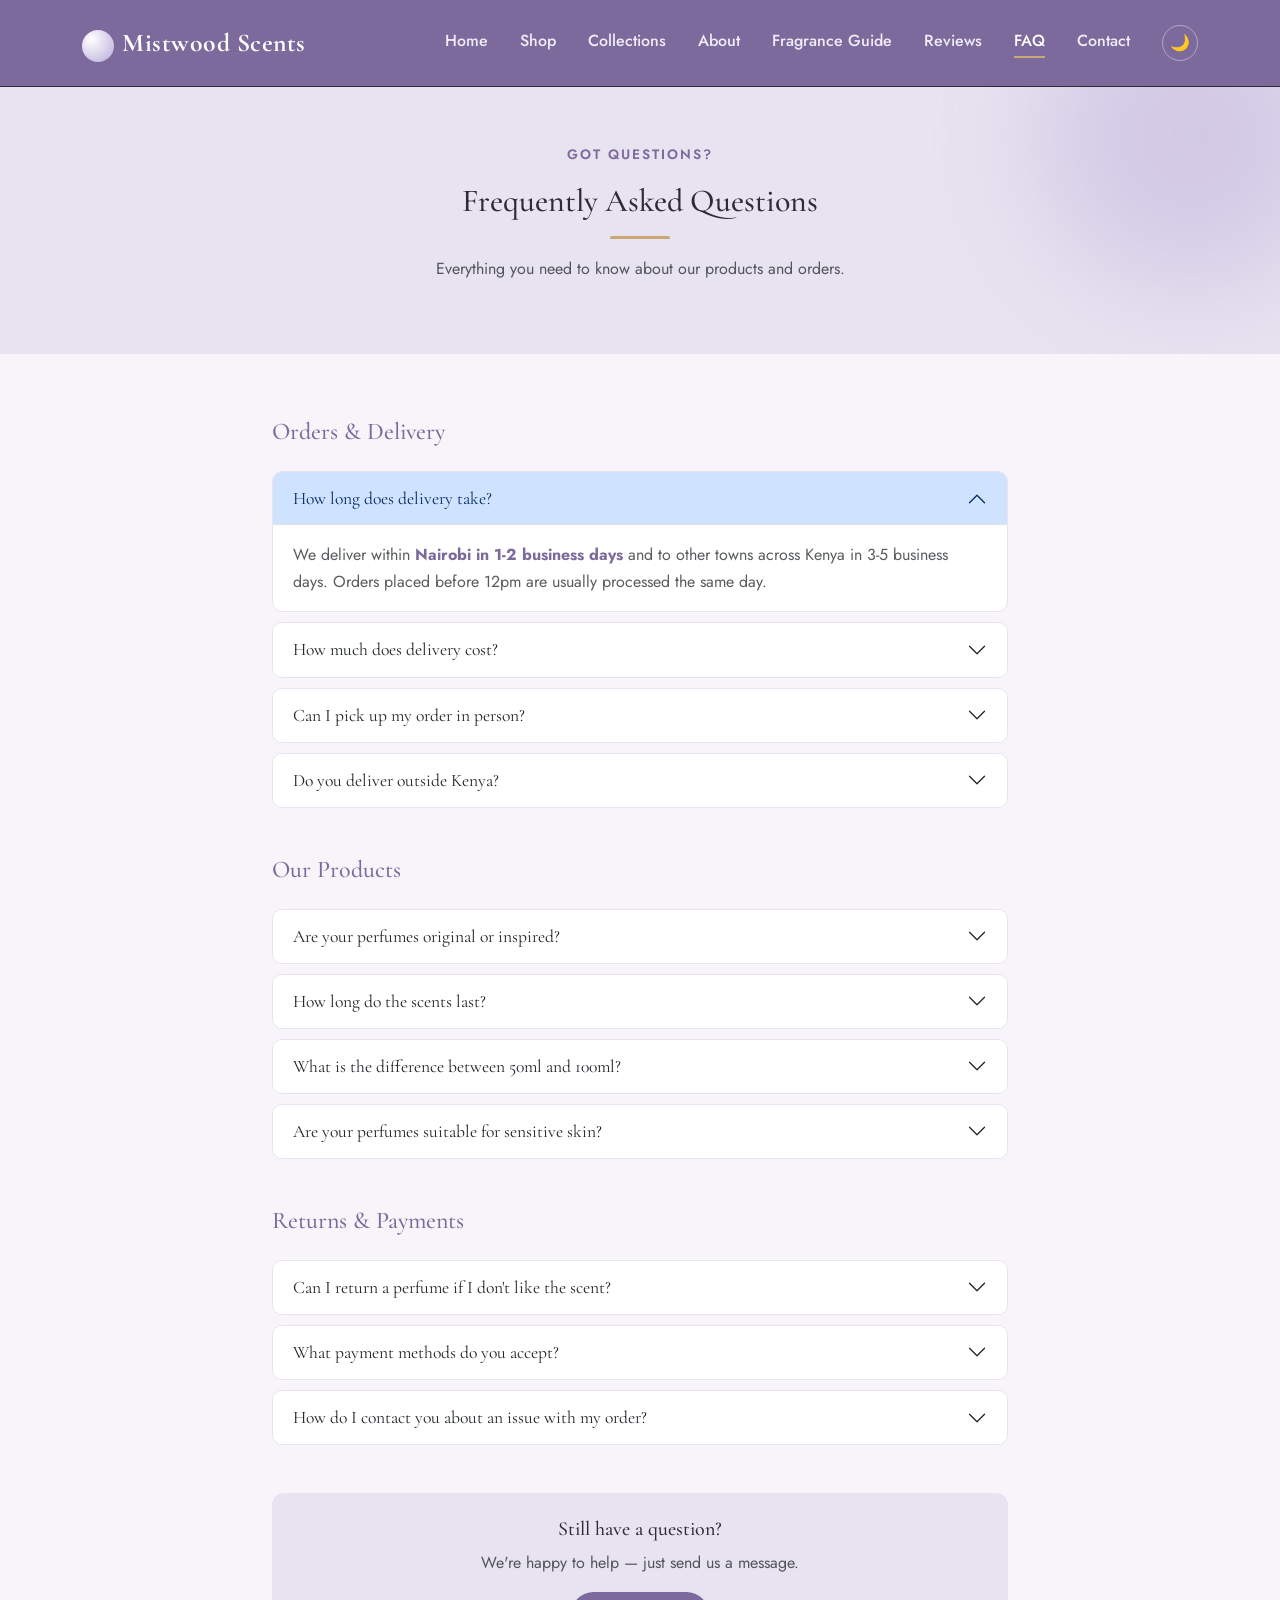
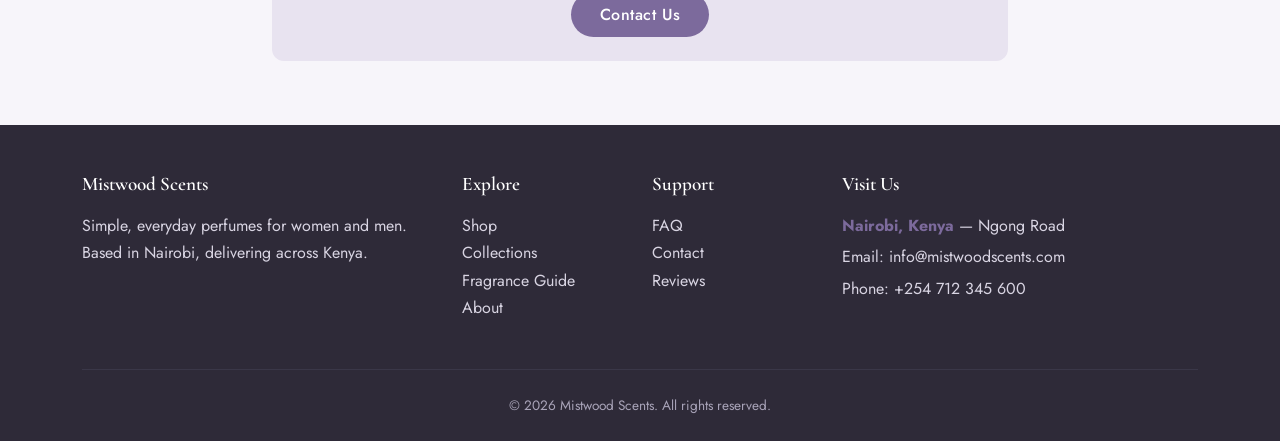
<file: faq.html>
<!DOCTYPE html>
<html lang="en">
<head>
  <meta charset="UTF-8">
  <meta name="viewport" content="width=device-width, initial-scale=1.0">
  <title>FAQ | Mistwood Scents</title>
  <link href="https://cdnjs.cloudflare.com/ajax/libs/bootstrap/5.3.3/css/bootstrap.min.css" rel="stylesheet">
  <link rel="preconnect" href="https://fonts.googleapis.com">
  <link href="https://fonts.googleapis.com/css2?family=Cormorant+Garamond:wght@500;600;700&family=Jost:wght@300;400;500;600&display=swap" rel="stylesheet">
  <link rel="stylesheet" href="css/style.css">
  <link rel="stylesheet" href="css/darkmode.css">
</head>
<body>

  <a href="#main-content" class="skip-link">Skip to main content</a>

  <!-- Navbar -->
  <header>
    <nav class="navbar navbar-expand-lg navbar-mistwood sticky-top">
      <div class="container">
        <a class="navbar-brand navbar-brand-mistwood" href="index.html">
          <span class="brand-mark" aria-hidden="true"></span>Mistwood Scents
        </a>
        <button class="navbar-toggler" type="button" data-bs-toggle="collapse" data-bs-target="#mainNav" aria-controls="mainNav" aria-expanded="false" aria-label="Toggle navigation">
          <span class="navbar-toggler-icon"></span>
        </button>
        <div class="collapse navbar-collapse" id="mainNav">
          <ul class="navbar-nav ms-auto mb-2 mb-lg-0 text-center">
            <li class="nav-item"><a class="nav-link" href="index.html">Home</a></li>
            <li class="nav-item"><a class="nav-link" href="shop.html">Shop</a></li>
            <li class="nav-item"><a class="nav-link" href="collections.html">Collections</a></li>
            <li class="nav-item"><a class="nav-link" href="about.html">About</a></li>
            <li class="nav-item"><a class="nav-link" href="blog.html">Fragrance Guide</a></li>
            <li class="nav-item"><a class="nav-link" href="testimonials.html">Reviews</a></li>
            <li class="nav-item"><a class="nav-link active" href="faq.html">FAQ</a></li>
            <li class="nav-item"><a class="nav-link" href="contact.html">Contact</a></li>
          </ul>
        </div>
        <button id="themeToggle" class="theme-toggle-btn ms-3" aria-label="Toggle dark mode">🌙</button>
      </div>
    </nav>
  </header>

  <main id="main-content">

    <!-- Page Banner -->
    <section class="mist-banner">
      <div class="container text-center hero-content">
        <p class="subtitle">Got Questions?</p>
        <h1 class="h2">Frequently Asked Questions</h1>
        <div class="divider-mist mx-auto"></div>
        <p class="text-muted mt-2">Everything you need to know about our products and orders.</p>
      </div>
    </section>

    <!-- FAQ Section -->
    <section class="section-light">
      <div class="container">
        <div class="row justify-content-center">
          <div class="col-lg-8">

            <!-- Orders & Delivery -->
            <h2 class="h4 mb-4" style="color: var(--color-primary);">Orders & Delivery</h2>
            <div class="accordion mb-5" id="deliveryFAQ">

              <div class="accordion-item" style="border: 1px solid var(--color-bg-section); border-radius: 10px; margin-bottom: 10px; overflow: hidden;">
                <h3 class="accordion-header">
                  <button class="accordion-button" type="button" data-bs-toggle="collapse" data-bs-target="#d1" style="font-family: var(--font-display); font-size: 1.1rem;">
                    How long does delivery take?
                  </button>
                </h3>
                <div id="d1" class="accordion-collapse collapse show" data-bs-parent="#deliveryFAQ">
                  <div class="accordion-body text-muted">
                    We deliver within <strong>Nairobi in 1-2 business days</strong> and to other towns across Kenya in 3-5 business days. Orders placed before 12pm are usually processed the same day.
                  </div>
                </div>
              </div>

              <div class="accordion-item" style="border: 1px solid var(--color-bg-section); border-radius: 10px; margin-bottom: 10px; overflow: hidden;">
                <h3 class="accordion-header">
                  <button class="accordion-button collapsed" type="button" data-bs-toggle="collapse" data-bs-target="#d2" style="font-family: var(--font-display); font-size: 1.1rem;">
                    How much does delivery cost?
                  </button>
                </h3>
                <div id="d2" class="accordion-collapse collapse" data-bs-parent="#deliveryFAQ">
                  <div class="accordion-body text-muted">
                    Delivery within Nairobi costs <strong>KES 200</strong>. For other towns in Kenya, delivery costs <strong>KES 400-600</strong> depending on location. Orders above KES 5,000 qualify for free delivery within Nairobi.
                  </div>
                </div>
              </div>

              <div class="accordion-item" style="border: 1px solid var(--color-bg-section); border-radius: 10px; margin-bottom: 10px; overflow: hidden;">
                <h3 class="accordion-header">
                  <button class="accordion-button collapsed" type="button" data-bs-toggle="collapse" data-bs-target="#d3" style="font-family: var(--font-display); font-size: 1.1rem;">
                    Can I pick up my order in person?
                  </button>
                </h3>
                <div id="d3" class="accordion-collapse collapse" data-bs-parent="#deliveryFAQ">
                  <div class="accordion-body text-muted">
                    Yes! You can pick up your order from our shop on <strong>Ngong Road, Nairobi</strong>. We're open Monday to Saturday, 9am to 6pm. Just let us know when placing your order that you'd like to collect in person.
                  </div>
                </div>
              </div>

              <div class="accordion-item" style="border: 1px solid var(--color-bg-section); border-radius: 10px; margin-bottom: 10px; overflow: hidden;">
                <h3 class="accordion-header">
                  <button class="accordion-button collapsed" type="button" data-bs-toggle="collapse" data-bs-target="#d4" style="font-family: var(--font-display); font-size: 1.1rem;">
                    Do you deliver outside Kenya?
                  </button>
                </h3>
                <div id="d4" class="accordion-collapse collapse" data-bs-parent="#deliveryFAQ">
                  <div class="accordion-body text-muted">
                    Not yet — we currently only deliver within Kenya. We're working on expanding to East Africa in the future. If you're outside Kenya and interested, feel free to <a href="contact.html">contact us</a> and we'll see what we can arrange.
                  </div>
                </div>
              </div>

            </div>

            <!-- Products -->
            <h2 class="h4 mb-4" style="color: var(--color-primary);">Our Products</h2>
            <div class="accordion mb-5" id="productsFAQ">

              <div class="accordion-item" style="border: 1px solid var(--color-bg-section); border-radius: 10px; margin-bottom: 10px; overflow: hidden;">
                <h3 class="accordion-header">
                  <button class="accordion-button collapsed" type="button" data-bs-toggle="collapse" data-bs-target="#p1" style="font-family: var(--font-display); font-size: 1.1rem;">
                    Are your perfumes original or inspired?
                  </button>
                </h3>
                <div id="p1" class="accordion-collapse collapse" data-bs-parent="#productsFAQ">
                  <div class="accordion-body text-muted">
                    Our fragrances are <strong>original blends</strong> created under the Mistwood Scents brand. They are not copies or inspired versions of other brands — each scent has its own unique character and notes.
                  </div>
                </div>
              </div>

              <div class="accordion-item" style="border: 1px solid var(--color-bg-section); border-radius: 10px; margin-bottom: 10px; overflow: hidden;">
                <h3 class="accordion-header">
                  <button class="accordion-button collapsed" type="button" data-bs-toggle="collapse" data-bs-target="#p2" style="font-family: var(--font-display); font-size: 1.1rem;">
                    How long do the scents last?
                  </button>
                </h3>
                <div id="p2" class="accordion-collapse collapse" data-bs-parent="#productsFAQ">
                  <div class="accordion-body text-muted">
                    Most of our fragrances last <strong>6-8 hours</strong> on the skin. Woody and oud-based scents (like Velvet Oud and Forest Rain) tend to last longer — up to 10 hours. Lighter fresh scents like Morning Mist typically last 4-6 hours.
                  </div>
                </div>
              </div>

              <div class="accordion-item" style="border: 1px solid var(--color-bg-section); border-radius: 10px; margin-bottom: 10px; overflow: hidden;">
                <h3 class="accordion-header">
                  <button class="accordion-button collapsed" type="button" data-bs-toggle="collapse" data-bs-target="#p3" style="font-family: var(--font-display); font-size: 1.1rem;">
                    What is the difference between 50ml and 100ml?
                  </button>
                </h3>
                <div id="p3" class="accordion-collapse collapse" data-bs-parent="#productsFAQ">
                  <div class="accordion-body text-muted">
                    The scent is exactly the same — only the bottle size and price differ. The <strong>50ml option</strong> is great if you want to try a new scent without committing to a full bottle. The <strong>100ml</strong> is better value if you already know you love it.
                  </div>
                </div>
              </div>

              <div class="accordion-item" style="border: 1px solid var(--color-bg-section); border-radius: 10px; margin-bottom: 10px; overflow: hidden;">
                <h3 class="accordion-header">
                  <button class="accordion-button collapsed" type="button" data-bs-toggle="collapse" data-bs-target="#p4" style="font-family: var(--font-display); font-size: 1.1rem;">
                    Are your perfumes suitable for sensitive skin?
                  </button>
                </h3>
                <div id="p4" class="accordion-collapse collapse" data-bs-parent="#productsFAQ">
                  <div class="accordion-body text-muted">
                    Most of our fragrances are suitable for everyday wear, but if you have very sensitive skin or known allergies, we recommend doing a <strong>patch test</strong> before full use. If you have specific concerns, feel free to <a href="contact.html">contact us</a> and we'll help you find the right scent.
                  </div>
                </div>
              </div>

            </div>

            <!-- Returns -->
            <h2 class="h4 mb-4" style="color: var(--color-primary);">Returns & Payments</h2>
            <div class="accordion mb-5" id="returnsFAQ">

              <div class="accordion-item" style="border: 1px solid var(--color-bg-section); border-radius: 10px; margin-bottom: 10px; overflow: hidden;">
                <h3 class="accordion-header">
                  <button class="accordion-button collapsed" type="button" data-bs-toggle="collapse" data-bs-target="#r1" style="font-family: var(--font-display); font-size: 1.1rem;">
                    Can I return a perfume if I don't like the scent?
                  </button>
                </h3>
                <div id="r1" class="accordion-collapse collapse" data-bs-parent="#returnsFAQ">
                  <div class="accordion-body text-muted">
                    Unfortunately we can't accept returns on opened perfumes for hygiene reasons. However, if your order arrives <strong>damaged or incorrect</strong>, we'll replace it at no extra cost. Please contact us within 48 hours of receiving your order.
                  </div>
                </div>
              </div>

              <div class="accordion-item" style="border: 1px solid var(--color-bg-section); border-radius: 10px; margin-bottom: 10px; overflow: hidden;">
                <h3 class="accordion-header">
                  <button class="accordion-button collapsed" type="button" data-bs-toggle="collapse" data-bs-target="#r2" style="font-family: var(--font-display); font-size: 1.1rem;">
                    What payment methods do you accept?
                  </button>
                </h3>
                <div id="r2" class="accordion-collapse collapse" data-bs-parent="#returnsFAQ">
                  <div class="accordion-body text-muted">
                    We accept <strong>M-Pesa</strong>, bank transfer, and cash on delivery for Nairobi orders. We're working on adding card payments soon.
                  </div>
                </div>
              </div>

              <div class="accordion-item" style="border: 1px solid var(--color-bg-section); border-radius: 10px; margin-bottom: 10px; overflow: hidden;">
                <h3 class="accordion-header">
                  <button class="accordion-button collapsed" type="button" data-bs-toggle="collapse" data-bs-target="#r3" style="font-family: var(--font-display); font-size: 1.1rem;">
                    How do I contact you about an issue with my order?
                  </button>
                </h3>
                <div id="r3" class="accordion-collapse collapse" data-bs-parent="#returnsFAQ">
                  <div class="accordion-body text-muted">
                    You can reach us through our <a href="contact.html">Contact page</a>, by emailing <strong>info@mistwoodscents.com</strong>, or by calling <strong>+254 712 345 600</strong> Monday to Friday, 9am to 5pm. We aim to respond to all enquiries within 24 hours.
                  </div>
                </div>
              </div>

            </div>

            <!-- Still have questions -->
            <div class="text-center mt-4 p-4 faq-cta" style="border-radius: 12px;">
              <h3 class="h5">Still have a question?</h3>
              <p class="text-muted">We're happy to help — just send us a message.</p>
              <a href="contact.html" class="btn btn-mistwood">Contact Us</a>
            </div>

          </div>
        </div>
      </div>
    </section>

  </main>

  <!-- Footer -->
  <footer class="footer-mistwood">
    <div class="container">
      <div class="row g-4">
        <div class="col-md-4">
          <h5>Mistwood Scents</h5>
          <p>Simple, everyday perfumes for women and men. Based in Nairobi, delivering across Kenya.</p>
        </div>
        <div class="col-md-2 col-6">
          <h5>Explore</h5>
          <ul class="list-unstyled">
            <li><a href="shop.html">Shop</a></li>
            <li><a href="collections.html">Collections</a></li>
            <li><a href="blog.html">Fragrance Guide</a></li>
            <li><a href="about.html">About</a></li>
          </ul>
        </div>
        <div class="col-md-2 col-6">
          <h5>Support</h5>
          <ul class="list-unstyled">
            <li><a href="faq.html">FAQ</a></li>
            <li><a href="contact.html">Contact</a></li>
            <li><a href="testimonials.html">Reviews</a></li>
          </ul>
        </div>
        <div class="col-md-4">
          <h5>Visit Us</h5>
          <address class="mb-1"><strong>Nairobi, Kenya</strong> — Ngong Road</address>
          <p class="mb-1">Email: info@mistwoodscents.com</p>
          <p class="mb-0">Phone: +254 712 345 600</p>
        </div>
      </div>
      <div class="footer-bottom">
        &copy; 2026 Mistwood Scents. All rights reserved.
      </div>
    </div>
  </footer>

  <script src="https://cdnjs.cloudflare.com/ajax/libs/bootstrap/5.3.3/js/bootstrap.bundle.min.js"></script>
  <script src="js/theme.js"></script>
</body>
</html>
</file>
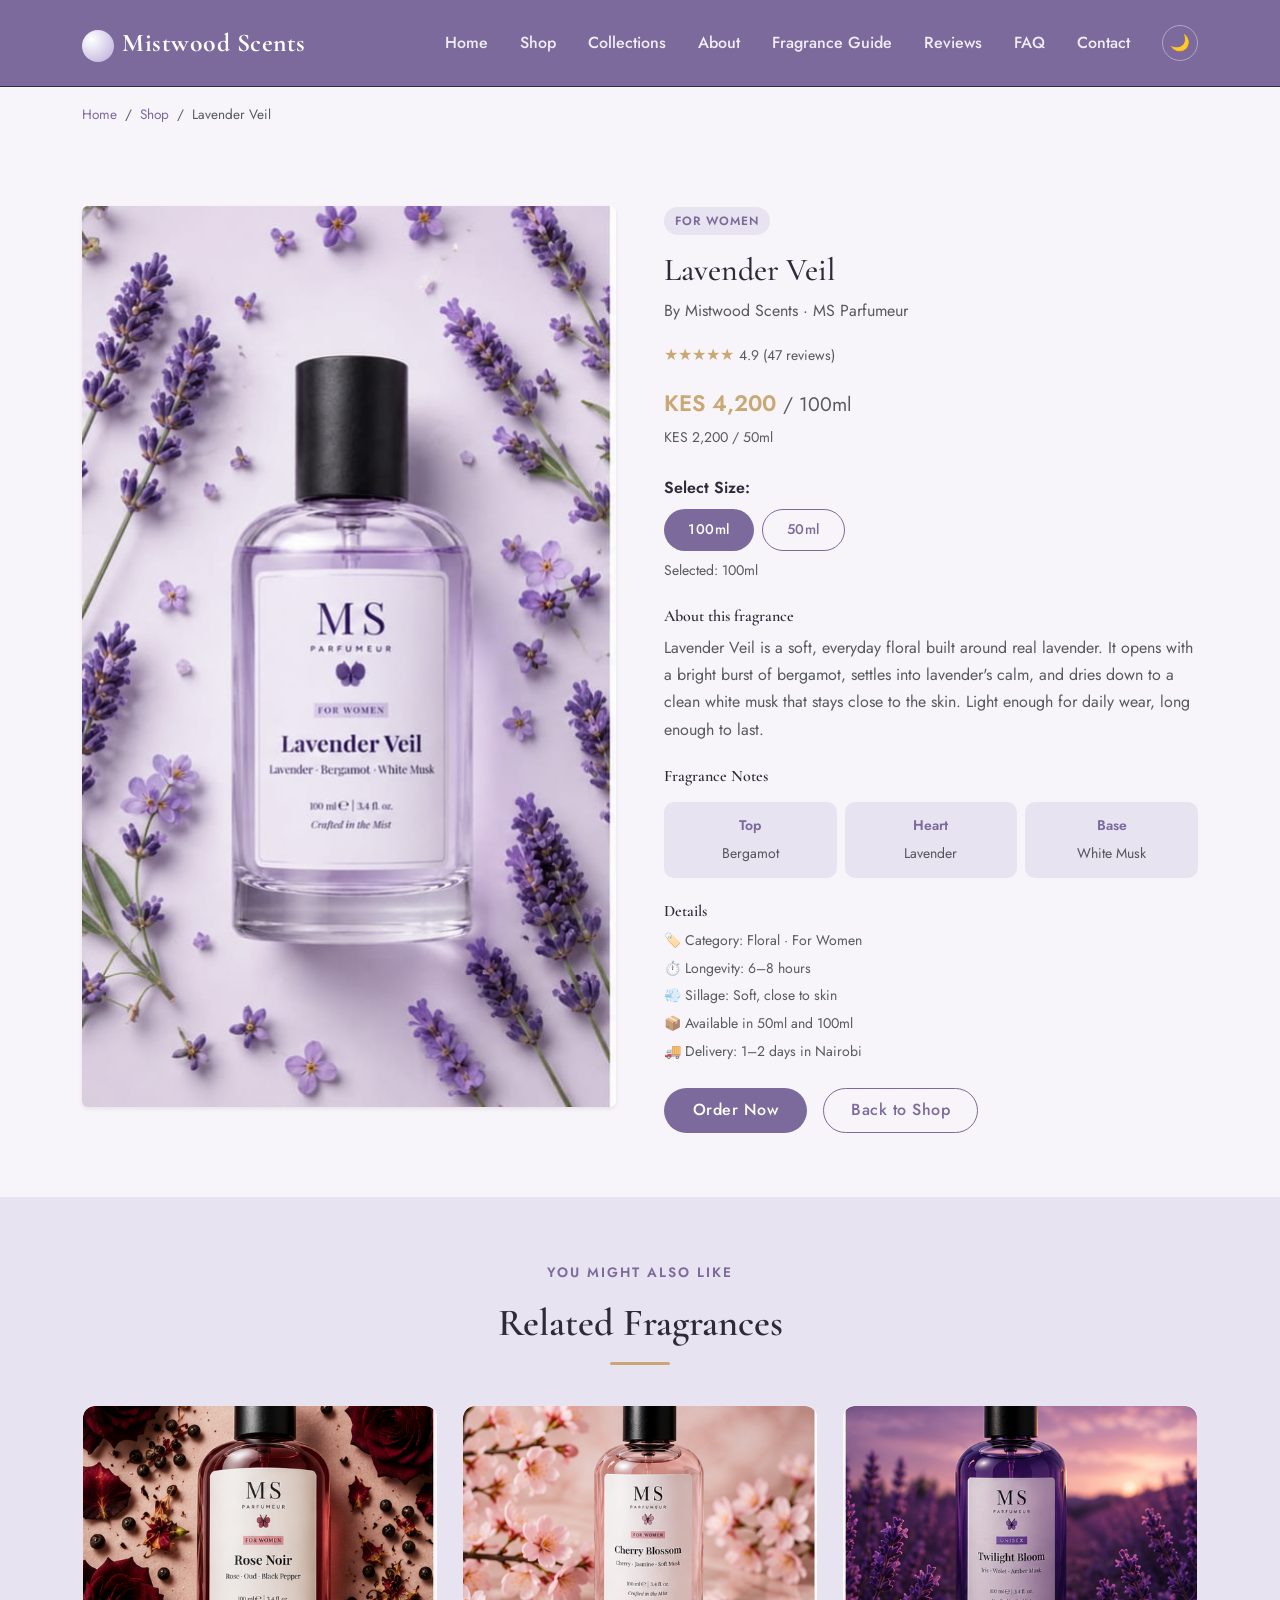
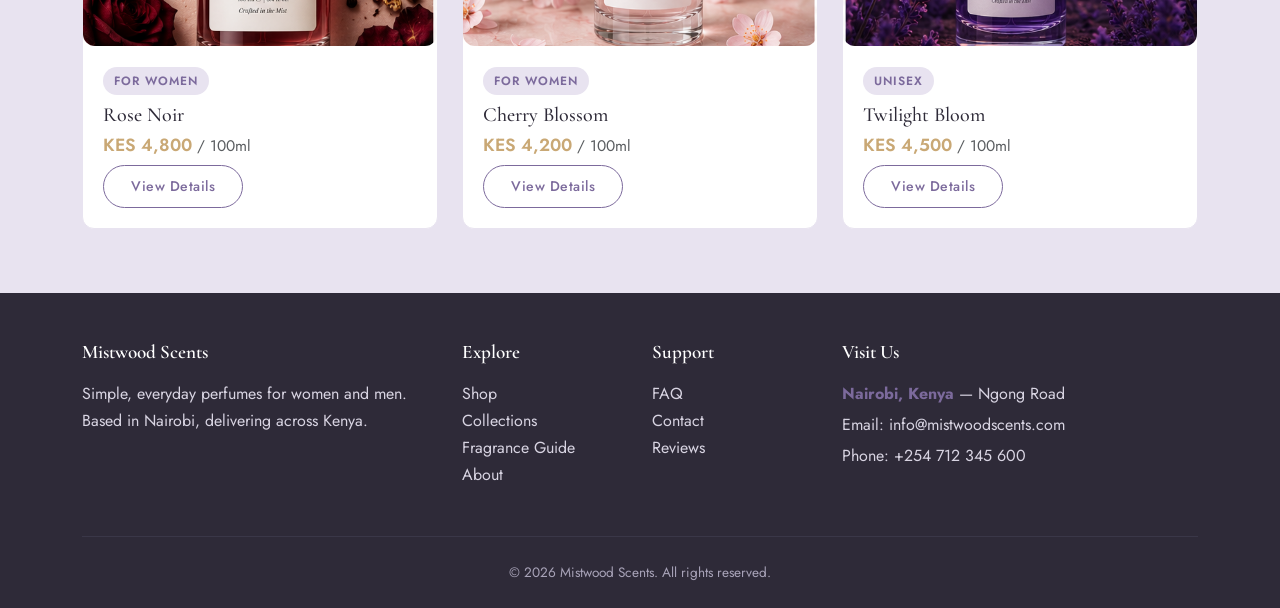
<file: product-detail.html>
<!DOCTYPE html>
<html lang="en">
<head>
  <meta charset="UTF-8">
  <meta name="viewport" content="width=device-width, initial-scale=1.0">
  <title>Product Details | Mistwood Scents</title>
  <meta name="description" content="View detailed information about Mistwood Scents fragrances including notes, sizes, prices and customer reviews.">
  <link href="https://cdnjs.cloudflare.com/ajax/libs/bootstrap/5.3.3/css/bootstrap.min.css" rel="stylesheet">
  <link rel="preconnect" href="https://fonts.googleapis.com">
  <link href="https://fonts.googleapis.com/css2?family=Cormorant+Garamond:wght@500;600;700&family=Jost:wght@300;400;500;600&display=swap" rel="stylesheet">
  <link rel="stylesheet" href="css/style.css">
  <link rel="stylesheet" href="css/darkmode.css">
</head>
<body>

  <a href="#main-content" class="skip-link">Skip to main content</a>

  <header>
    <nav class="navbar navbar-expand-lg navbar-mistwood sticky-top">
      <div class="container">
        <a class="navbar-brand navbar-brand-mistwood" href="index.html">
          <span class="brand-mark" aria-hidden="true"></span>Mistwood Scents
        </a>
        <button class="navbar-toggler" type="button" data-bs-toggle="collapse" data-bs-target="#mainNav" aria-controls="mainNav" aria-expanded="false" aria-label="Toggle navigation">
          <span class="navbar-toggler-icon"></span>
        </button>
        <div class="collapse navbar-collapse" id="mainNav">
          <ul class="navbar-nav ms-auto mb-2 mb-lg-0 text-center">
            <li class="nav-item"><a class="nav-link" href="index.html">Home</a></li>
            <li class="nav-item"><a class="nav-link" href="shop.html">Shop</a></li>
            <li class="nav-item"><a class="nav-link" href="collections.html">Collections</a></li>
            <li class="nav-item"><a class="nav-link" href="about.html">About</a></li>
            <li class="nav-item"><a class="nav-link" href="blog.html">Fragrance Guide</a></li>
            <li class="nav-item"><a class="nav-link" href="testimonials.html">Reviews</a></li>
            <li class="nav-item"><a class="nav-link" href="faq.html">FAQ</a></li>
            <li class="nav-item"><a class="nav-link" href="contact.html">Contact</a></li>
          </ul>
        </div>
        <button id="themeToggle" class="theme-toggle-btn ms-3" aria-label="Toggle dark mode">🌙</button>
      </div>
    </nav>
  </header>

  <main id="main-content">

    <!-- Breadcrumb -->
    <div class="container mt-3">
      <nav aria-label="breadcrumb">
        <ol class="breadcrumb" style="font-size: 0.85rem;">
          <li class="breadcrumb-item"><a href="index.html">Home</a></li>
          <li class="breadcrumb-item"><a href="shop.html">Shop</a></li>
          <li class="breadcrumb-item active" aria-current="page" id="breadcrumbName">Loading...</li>
        </ol>
      </nav>
    </div>

    <!-- Product Detail Section -->
    <section class="section-light">
      <div class="container">
        <div class="row g-5 align-items-start">

          <!-- Product Image -->
          <div class="col-lg-6">
            <img id="productImage" src="" alt="" class="img-fluid rounded shadow-sm" style="width: 100%;">
          </div>

          <!-- Product Info -->
          <div class="col-lg-6">
            <span class="scent-tag mb-2" id="productCategory"></span>
            <h1 class="h2 mt-2" id="productName"></h1>
            <p class="text-muted">By Mistwood Scents · MS Parfumeur</p>
            <p style="color: var(--color-gold);" id="productRating"></p>

            <!-- Price -->
            <div class="mb-4">
              <p class="price-tag mb-1" style="font-size: 1.4rem;" id="price100"></p>
              <p class="text-muted small" id="price50"></p>
            </div>

            <!-- Size Selector -->
            <div class="mb-4">
              <p class="fw-semibold mb-2">Select Size:</p>
              <div class="d-flex gap-2">
                <button class="btn btn-mistwood btn-sm px-4" id="btn100" onclick="selectSize('100ml')">100ml</button>
                <button class="btn btn-outline-mistwood btn-sm px-4" id="btn50" onclick="selectSize('50ml')">50ml</button>
              </div>
              <p class="text-muted small mt-2" id="selectedSize">Selected: 100ml</p>
            </div>

            <!-- Description -->
            <div class="mb-4">
              <h2 class="h6 fw-semibold mb-2">About this fragrance</h2>
              <p class="text-muted" id="productDescription"></p>
            </div>

            <!-- Notes -->
            <div class="mb-4">
              <h2 class="h6 fw-semibold mb-3">Fragrance Notes</h2>
              <div class="row g-2 text-center">
                <div class="col-4">
                  <div style="background: var(--color-bg-section); border-radius: 10px; padding: 12px 8px;">
                    <p class="small fw-semibold mb-1" style="color: var(--color-primary);">Top</p>
                    <p class="small text-muted mb-0" id="noteTop"></p>
                  </div>
                </div>
                <div class="col-4">
                  <div style="background: var(--color-bg-section); border-radius: 10px; padding: 12px 8px;">
                    <p class="small fw-semibold mb-1" style="color: var(--color-primary);">Heart</p>
                    <p class="small text-muted mb-0" id="noteHeart"></p>
                  </div>
                </div>
                <div class="col-4">
                  <div style="background: var(--color-bg-section); border-radius: 10px; padding: 12px 8px;">
                    <p class="small fw-semibold mb-1" style="color: var(--color-primary);">Base</p>
                    <p class="small text-muted mb-0" id="noteBase"></p>
                  </div>
                </div>
              </div>
            </div>

            <!-- Details -->
            <div class="mb-4">
              <h2 class="h6 fw-semibold mb-2">Details</h2>
              <ul class="list-unstyled text-muted small" id="productDetails"></ul>
            </div>

            <!-- CTA -->
            <div class="d-flex gap-3">
              <a href="contact.html" class="btn btn-mistwood">Order Now</a>
              <a href="shop.html" class="btn btn-outline-mistwood">Back to Shop</a>
            </div>
          </div>
        </div>
      </div>
    </section>

    <!-- Related Products -->
    <section class="section-tinted">
      <div class="container">
        <div class="section-title">
          <p class="subtitle">You Might Also Like</p>
          <h2>Related Fragrances</h2>
          <div class="divider-mist"></div>
        </div>
        <div class="row g-4" id="relatedProducts"></div>
      </div>
    </section>

  </main>

  <footer class="footer-mistwood">
    <div class="container">
      <div class="row g-4">
        <div class="col-md-4">
          <h5>Mistwood Scents</h5>
          <p>Simple, everyday perfumes for women and men. Based in Nairobi, delivering across Kenya.</p>
        </div>
        <div class="col-md-2 col-6">
          <h5>Explore</h5>
          <ul class="list-unstyled">
            <li><a href="shop.html">Shop</a></li>
            <li><a href="collections.html">Collections</a></li>
            <li><a href="blog.html">Fragrance Guide</a></li>
            <li><a href="about.html">About</a></li>
          </ul>
        </div>
        <div class="col-md-2 col-6">
          <h5>Support</h5>
          <ul class="list-unstyled">
            <li><a href="faq.html">FAQ</a></li>
            <li><a href="contact.html">Contact</a></li>
            <li><a href="testimonials.html">Reviews</a></li>
          </ul>
        </div>
        <div class="col-md-4">
          <h5>Visit Us</h5>
          <address class="mb-1"><strong>Nairobi, Kenya</strong> — Ngong Road</address>
          <p class="mb-1">Email: info@mistwoodscents.com</p>
          <p class="mb-0">Phone: +254 712 345 600</p>
        </div>
      </div>
      <div class="footer-bottom">
        &copy; 2026 Mistwood Scents. All rights reserved.
      </div>
    </div>
  </footer>

  <script src="https://cdnjs.cloudflare.com/ajax/libs/bootstrap/5.3.3/js/bootstrap.bundle.min.js"></script>
  <script src="js/theme.js"></script>
  <script>
    const products = {
      lavender: {
        name: 'Lavender Veil', category: 'For Women',
        image: 'images/products/lavender-veil.png',
        rating: '★★★★★ <span class="text-muted small">4.9 (47 reviews)</span>',
        price100: 'KES 4,200 <span class="text-muted small fw-normal">/ 100ml</span>',
        price50: 'KES 2,200 / 50ml',
        description: 'Lavender Veil is a soft, everyday floral built around real lavender. It opens with a bright burst of bergamot, settles into lavender\'s calm, and dries down to a clean white musk that stays close to the skin. Light enough for daily wear, long enough to last.',
        noteTop: 'Bergamot', noteHeart: 'Lavender', noteBase: 'White Musk',
        details: '<li class="mb-1">🏷️ Category: Floral · For Women</li><li class="mb-1">⏱️ Longevity: 6–8 hours</li><li class="mb-1">💨 Sillage: Soft, close to skin</li><li class="mb-1">📦 Available in 50ml and 100ml</li><li class="mb-1">🚚 Delivery: 1–2 days in Nairobi</li>',
        related: ['rose', 'cherry', 'twilight']
      },
      rose: {
        name: 'Rose Noir', category: 'For Women',
        image: 'images/products/rose-noir.png',
        rating: '★★★★★ <span class="text-muted small">4.8 (38 reviews)</span>',
        price100: 'KES 4,800 <span class="text-muted small fw-normal">/ 100ml</span>',
        price50: 'KES 2,500 / 50ml',
        description: 'Rose Noir is bold and dramatic — a deep rose heart wrapped in oud and lit with black pepper. It\'s not a light scent. It\'s for evenings, for occasions, for the days you want to be remembered. Long-lasting and intensely feminine.',
        noteTop: 'Black Pepper', noteHeart: 'Rose', noteBase: 'Oud',
        details: '<li class="mb-1">🏷️ Category: Floral · For Women</li><li class="mb-1">⏱️ Longevity: 8–10 hours</li><li class="mb-1">💨 Sillage: Strong, projects well</li><li class="mb-1">📦 Available in 50ml and 100ml</li><li class="mb-1">🚚 Delivery: 1–2 days in Nairobi</li>',
        related: ['lavender', 'vanilla', 'saffron']
      },
      vanilla: {
        name: 'Vanilla Dusk', category: 'For Women',
        image: 'images/products/vanilla-dusk.png',
        rating: '★★★★★ <span class="text-muted small">4.8 (29 reviews)</span>',
        price100: 'KES 4,500 <span class="text-muted small fw-normal">/ 100ml</span>',
        price50: 'KES 2,300 / 50ml',
        description: 'Vanilla Dusk is warm, sweet and comforting. A rich vanilla core sits alongside tonka bean and a soft musk that makes it feel personal and close. It\'s the kind of scent people lean in to smell — subtle but memorable.',
        noteTop: 'Tonka Bean', noteHeart: 'Vanilla', noteBase: 'Soft Musk',
        details: '<li class="mb-1">🏷️ Category: Oriental · For Women</li><li class="mb-1">⏱️ Longevity: 7–9 hours</li><li class="mb-1">💨 Sillage: Soft, warm</li><li class="mb-1">📦 Available in 50ml and 100ml</li><li class="mb-1">🚚 Delivery: 1–2 days in Nairobi</li>',
        related: ['rose', 'pink', 'saffron']
      },
      pink: {
        name: 'Pink Santal', category: 'For Women',
        image: 'images/products/pink-santal.png',
        rating: '★★★★★ <span class="text-muted small">4.9 (21 reviews)</span>',
        price100: 'KES 2,200 <span class="text-muted small fw-normal">/ 50ml only</span>',
        price50: 'KES 2,200 / 50ml',
        description: 'Pink Santal is soft and feminine — sandalwood warmed by pink pepper and lifted by peony. It\'s delicate without being forgettable. A great everyday option for anyone who wants something a little different from the usual floral.',
        noteTop: 'Pink Pepper', noteHeart: 'Peony', noteBase: 'Sandalwood',
        details: '<li class="mb-1">🏷️ Category: Floral Woody · For Women</li><li class="mb-1">⏱️ Longevity: 6–8 hours</li><li class="mb-1">💨 Sillage: Soft, feminine</li><li class="mb-1">📦 Available in 50ml only</li><li class="mb-1">🚚 Delivery: 1–2 days in Nairobi</li>',
        related: ['lavender', 'cherry', 'vanilla']
      },
      frosted: {
        name: 'Frosted Amber', category: 'For Men',
        image: 'images/products/frosted-amber.png',
        rating: '★★★★★ <span class="text-muted small">4.7 (52 reviews)</span>',
        price100: 'KES 4,800 <span class="text-muted small fw-normal">/ 100ml</span>',
        price50: 'KES 2,500 / 50ml',
        description: 'Frosted Amber is warm and grounding — a rich amber core softened by cedarwood and rounded off with vanilla. It\'s the kind of scent that gets better as the day goes on. Great for work or evenings.',
        noteTop: 'Amber', noteHeart: 'Cedarwood', noteBase: 'Vanilla',
        details: '<li class="mb-1">🏷️ Category: Woody · For Men</li><li class="mb-1">⏱️ Longevity: 8–10 hours</li><li class="mb-1">💨 Sillage: Medium, noticeable</li><li class="mb-1">📦 Available in 50ml and 100ml</li><li class="mb-1">🚚 Delivery: 1–2 days in Nairobi</li>',
        related: ['velvet', 'forest', 'smoky']
      },
      velvet: {
        name: 'Velvet Oud', category: 'For Men',
        image: 'images/products/velvet-oud.png',
        rating: '★★★★★ <span class="text-muted small">4.9 (44 reviews)</span>',
        price100: 'KES 5,000 <span class="text-muted small fw-normal">/ 100ml</span>',
        price50: 'KES 2,600 / 50ml',
        description: 'Velvet Oud is rich, deep and long-lasting. Oud and sandalwood form the backbone, with musk keeping it smooth and wearable. This is our most premium scent — a little goes a long way.',
        noteTop: 'Oud', noteHeart: 'Sandalwood', noteBase: 'Musk',
        details: '<li class="mb-1">🏷️ Category: Woody Oriental · For Men</li><li class="mb-1">⏱️ Longevity: 10–12 hours</li><li class="mb-1">💨 Sillage: Strong, commanding</li><li class="mb-1">📦 Available in 50ml and 100ml</li><li class="mb-1">🚚 Delivery: 1–2 days in Nairobi</li>',
        related: ['frosted', 'midnight', 'forest']
      },
      forest: {
        name: 'Forest Rain', category: 'For Men',
        image: 'images/products/forest-rain.png',
        rating: '★★★★★ <span class="text-muted small">4.8 (33 reviews)</span>',
        price100: 'KES 4,200 <span class="text-muted small fw-normal">/ 100ml</span>',
        price50: 'KES 2,200 / 50ml',
        description: 'Forest Rain smells exactly like it sounds — cedarwood and moss after rainfall, grounded by vetiver. Unique and earthy, it\'s a scent that stands out from the crowd without being loud.',
        noteTop: 'Cedarwood', noteHeart: 'Moss', noteBase: 'Vetiver',
        details: '<li class="mb-1">🏷️ Category: Woody · For Men</li><li class="mb-1">⏱️ Longevity: 7–9 hours</li><li class="mb-1">💨 Sillage: Medium, earthy</li><li class="mb-1">📦 Available in 50ml and 100ml</li><li class="mb-1">🚚 Delivery: 1–2 days in Nairobi</li>',
        related: ['velvet', 'smoky', 'vetiver']
      },
      midnight: {
        name: 'Midnight Musk', category: 'For Men',
        image: 'images/products/midnight-musk.png',
        rating: '★★★★☆ <span class="text-muted small">4.6 (18 reviews)</span>',
        price100: 'KES 2,500 <span class="text-muted small fw-normal">/ 50ml only</span>',
        price50: 'KES 2,500 / 50ml',
        description: 'Midnight Musk is dark, smoky and intense. Musk and tobacco create a deep, moody character that dark amber anchors into something long-lasting. Best for evenings and cooler nights.',
        noteTop: 'Musk', noteHeart: 'Tobacco', noteBase: 'Dark Amber',
        details: '<li class="mb-1">🏷️ Category: Oriental · For Men</li><li class="mb-1">⏱️ Longevity: 8–10 hours</li><li class="mb-1">💨 Sillage: Strong, moody</li><li class="mb-1">📦 Available in 50ml only</li><li class="mb-1">🚚 Delivery: 1–2 days in Nairobi</li>',
        related: ['velvet', 'frosted', 'vetiver']
      },
      mist: {
        name: 'Morning Mist', category: 'Unisex',
        image: 'images/products/morning-mist.png',
        rating: '★★★★☆ <span class="text-muted small">4.6 (61 reviews)</span>',
        price100: 'KES 3,500 <span class="text-muted small fw-normal">/ 100ml</span>',
        price50: 'KES 1,800 / 50ml',
        description: 'Morning Mist is clean, light and effortless. Eucalyptus and green tea keep it fresh while sea salt gives it just enough body to last. The perfect everyday scent for our Nairobi weather.',
        noteTop: 'Eucalyptus', noteHeart: 'Green Tea', noteBase: 'Sea Salt',
        details: '<li class="mb-1">🏷️ Category: Fresh · Unisex</li><li class="mb-1">⏱️ Longevity: 4–6 hours</li><li class="mb-1">💨 Sillage: Light, close to skin</li><li class="mb-1">📦 Available in 50ml and 100ml</li><li class="mb-1">🚚 Delivery: 1–2 days in Nairobi</li>',
        related: ['citrus', 'ocean', 'greentea']
      },
      citrus: {
        name: 'Citrus Bloom', category: 'Unisex',
        image: 'images/products/citrus-bloom.png',
        rating: '★★★★★ <span class="text-muted small">4.7 (26 reviews)</span>',
        price100: 'KES 3,800 <span class="text-muted small fw-normal">/ 100ml</span>',
        price50: 'KES 1,950 / 50ml',
        description: 'Citrus Bloom is bright, zesty and uplifting. Bergamot and lemon make a sharp, energising opening, softened by white flowers as it settles. A happy, easy scent for any time of day.',
        noteTop: 'Lemon', noteHeart: 'Bergamot', noteBase: 'White Flowers',
        details: '<li class="mb-1">🏷️ Category: Fresh Citrus · Unisex</li><li class="mb-1">⏱️ Longevity: 5–7 hours</li><li class="mb-1">💨 Sillage: Light, bright</li><li class="mb-1">📦 Available in 50ml and 100ml</li><li class="mb-1">🚚 Delivery: 1–2 days in Nairobi</li>',
        related: ['mist', 'ocean', 'coconut']
      },
      ocean: {
        name: 'Ocean Breeze', category: 'Unisex',
        image: 'images/products/ocean-breeze.png',
        rating: '★★★★☆ <span class="text-muted small">4.5 (31 reviews)</span>',
        price100: 'KES 4,000 <span class="text-muted small fw-normal">/ 100ml</span>',
        price50: 'KES 2,050 / 50ml',
        description: 'Ocean Breeze is clean and aquatic — sea salt and driftwood with a soft aqua musk that feels like a coastal morning. Light, fresh and great for everyday wear.',
        noteTop: 'Sea Salt', noteHeart: 'Driftwood', noteBase: 'Aqua Musk',
        details: '<li class="mb-1">🏷️ Category: Aquatic · Unisex</li><li class="mb-1">⏱️ Longevity: 5–7 hours</li><li class="mb-1">💨 Sillage: Light, airy</li><li class="mb-1">📦 Available in 50ml and 100ml</li><li class="mb-1">🚚 Delivery: 1–2 days in Nairobi</li>',
        related: ['mist', 'citrus', 'greentea']
      },
      greentea: {
        name: 'Green Tea Mist', category: 'Unisex',
        image: 'images/products/green-tea-mist.png',
        rating: '★★★★★ <span class="text-muted small">4.8 (14 reviews)</span>',
        price100: 'KES 1,800 <span class="text-muted small fw-normal">/ 50ml only</span>',
        price50: 'KES 1,800 / 50ml',
        description: 'Green Tea Mist is delicate and calming — green tea and jasmine in a soft musk base. It\'s understated and gentle, perfect for days when you want to smell fresh without being noticed.',
        noteTop: 'Green Tea', noteHeart: 'Jasmine', noteBase: 'Musk',
        details: '<li class="mb-1">🏷️ Category: Fresh · Unisex</li><li class="mb-1">⏱️ Longevity: 4–6 hours</li><li class="mb-1">💨 Sillage: Very soft, close</li><li class="mb-1">📦 Available in 50ml only</li><li class="mb-1">🚚 Delivery: 1–2 days in Nairobi</li>',
        related: ['mist', 'citrus', 'ocean']
      },
      twilight: {
        name: 'Twilight Bloom', category: 'Unisex',
        image: 'images/products/twilight-bloom.png',
        rating: '★★★★★ <span class="text-muted small">4.9 (19 reviews)</span>',
        price100: 'KES 4,500 <span class="text-muted small fw-normal">/ 100ml</span>',
        price50: 'KES 2,300 / 50ml',
        description: 'Twilight Bloom is our most atmospheric scent — iris and violet at the heart, warmed by amber musk. It\'s inspired by lavender fields at dusk, and it feels exactly like that: purple, dreamy, and a little mysterious.',
        noteTop: 'Iris', noteHeart: 'Violet', noteBase: 'Amber Musk',
        details: '<li class="mb-1">🏷️ Category: Floral · Unisex</li><li class="mb-1">⏱️ Longevity: 7–9 hours</li><li class="mb-1">💨 Sillage: Medium, dreamy</li><li class="mb-1">📦 Available in 50ml and 100ml</li><li class="mb-1">🚚 Delivery: 1–2 days in Nairobi</li>',
        related: ['lavender', 'rose', 'ocean']
      },
      cherry: {
        name: 'Cherry Blossom', category: 'For Women',
        image: 'images/products/cherry-blossom.png',
        rating: '★★★★★ <span class="text-muted small">4.8 (22 reviews)</span>',
        price100: 'KES 4,200 <span class="text-muted small fw-normal">/ 100ml</span>',
        price50: 'KES 2,200 / 50ml',
        description: 'Cherry Blossom is soft and feminine — cherry and jasmine in a gentle musk base. It\'s delicate but lasts well, making it a great everyday scent for school or work.',
        noteTop: 'Cherry', noteHeart: 'Jasmine', noteBase: 'Soft Musk',
        details: '<li class="mb-1">🏷️ Category: Floral · For Women</li><li class="mb-1">⏱️ Longevity: 6–8 hours</li><li class="mb-1">💨 Sillage: Soft, delicate</li><li class="mb-1">📦 Available in 50ml and 100ml</li><li class="mb-1">🚚 Delivery: 1–2 days in Nairobi</li>',
        related: ['lavender', 'pink', 'vanilla']
      },
      smoky: {
        name: 'Smoky Cedar', category: 'For Men',
        image: 'images/products/smoky-cedar.png',
        rating: '★★★★★ <span class="text-muted small">4.7 (17 reviews)</span>',
        price100: 'KES 4,500 <span class="text-muted small fw-normal">/ 100ml</span>',
        price50: 'KES 2,300 / 50ml',
        description: 'Smoky Cedar is bold and distinctive. Cedarwood and smoke create a rugged, masculine character that black musk deepens into something long-lasting and serious. Best for evenings or cooler days.',
        noteTop: 'Smoke', noteHeart: 'Cedarwood', noteBase: 'Black Musk',
        details: '<li class="mb-1">🏷️ Category: Woody · For Men</li><li class="mb-1">⏱️ Longevity: 8–10 hours</li><li class="mb-1">💨 Sillage: Strong, bold</li><li class="mb-1">📦 Available in 50ml and 100ml</li><li class="mb-1">🚚 Delivery: 1–2 days in Nairobi</li>',
        related: ['forest', 'velvet', 'midnight']
      },
      coconut: {
        name: 'Coconut Breeze', category: 'Unisex',
        image: 'images/products/coconut-breeze.png',
        rating: '★★★★★ <span class="text-muted small">4.7 (23 reviews)</span>',
        price100: 'KES 3,800 <span class="text-muted small fw-normal">/ 100ml</span>',
        price50: 'KES 1,950 / 50ml',
        description: 'Coconut Breeze is tropical and easy — coconut and vanilla in a sea salt base that keeps it from being too sweet. It\'s a happy, summery scent that works well in warm weather.',
        noteTop: 'Coconut', noteHeart: 'Vanilla', noteBase: 'Sea Salt',
        details: '<li class="mb-1">🏷️ Category: Fresh · Unisex</li><li class="mb-1">⏱️ Longevity: 5–7 hours</li><li class="mb-1">💨 Sillage: Light, tropical</li><li class="mb-1">📦 Available in 50ml and 100ml</li><li class="mb-1">🚚 Delivery: 1–2 days in Nairobi</li>',
        related: ['citrus', 'ocean', 'mist']
      },
      saffron: {
        name: 'Saffron Gold', category: 'For Women',
        image: 'images/products/saffron-gold.png',
        rating: '★★★★★ <span class="text-muted small">4.9 (16 reviews)</span>',
        price100: 'KES 4,800 <span class="text-muted small fw-normal">/ 100ml</span>',
        price50: 'KES 2,500 / 50ml',
        description: 'Saffron Gold is warm, spiced and luxurious. Saffron and rose open brightly before warm amber settles in for the long haul. It\'s rich without being heavy — genuinely one of our most unique scents.',
        noteTop: 'Saffron', noteHeart: 'Rose', noteBase: 'Warm Amber',
        details: '<li class="mb-1">🏷️ Category: Oriental · For Women</li><li class="mb-1">⏱️ Longevity: 8–10 hours</li><li class="mb-1">💨 Sillage: Medium, warm</li><li class="mb-1">📦 Available in 50ml and 100ml</li><li class="mb-1">🚚 Delivery: 1–2 days in Nairobi</li>',
        related: ['rose', 'vanilla', 'twilight']
      },
      vetiver: {
        name: 'Dark Vetiver', category: 'For Men',
        image: 'images/products/dark-vetiver.png',
        rating: '★★★★★ <span class="text-muted small">4.8 (12 reviews)</span>',
        price100: 'KES 4,600 <span class="text-muted small fw-normal">/ 100ml</span>',
        price50: 'KES 2,400 / 50ml',
        description: 'Dark Vetiver is earthy, deep and sophisticated. Vetiver and leather create an unmistakably masculine character, with patchouli grounding everything into something complex and long-lasting.',
        noteTop: 'Vetiver', noteHeart: 'Leather', noteBase: 'Patchouli',
        details: '<li class="mb-1">🏷️ Category: Woody · For Men</li><li class="mb-1">⏱️ Longevity: 9–11 hours</li><li class="mb-1">💨 Sillage: Strong, earthy</li><li class="mb-1">📦 Available in 50ml and 100ml</li><li class="mb-1">🚚 Delivery: 1–2 days in Nairobi</li>',
        related: ['forest', 'smoky', 'velvet']
      }
    };

    function selectSize(size) {
      document.getElementById('selectedSize').textContent = 'Selected: ' + size;
      if (size === '100ml') {
        document.getElementById('btn100').className = 'btn btn-mistwood btn-sm px-4';
        document.getElementById('btn50').className = 'btn btn-outline-mistwood btn-sm px-4';
      } else {
        document.getElementById('btn50').className = 'btn btn-mistwood btn-sm px-4';
        document.getElementById('btn100').className = 'btn btn-outline-mistwood btn-sm px-4';
      }
    }

    function renderRelated(keys) {
      const container = document.getElementById('relatedProducts');
      container.innerHTML = keys.map(key => {
        const p = products[key];
        return `
          <div class="col-md-4">
            <div class="card-mistwood">
              <img src="${p.image}" alt="${p.name}" loading="lazy" style="height:240px;object-fit:cover;width:100%;">
              <div class="card-body">
                <span class="scent-tag">${p.category}</span>
                <h3 class="h5 mb-1">${p.name}</h3>
                <p class="price-tag mb-1">${p.price100}</p>
                <a href="product-detail.html?product=${key}" class="btn btn-outline-mistwood btn-sm">View Details</a>
              </div>
            </div>
          </div>`;
      }).join('');
    }

    // Read URL parameter and load the right product
    const params = new URLSearchParams(window.location.search);
    const key = params.get('product') || 'lavender';
    const p = products[key] || products['lavender'];

    document.title = p.name + ' | Mistwood Scents';
    document.getElementById('breadcrumbName').textContent = p.name;
    document.getElementById('productImage').src = p.image;
    document.getElementById('productImage').alt = p.name;
    document.getElementById('productName').textContent = p.name;
    document.getElementById('productCategory').textContent = p.category;
    document.getElementById('productRating').innerHTML = p.rating;
    document.getElementById('price100').innerHTML = p.price100;
    document.getElementById('price50').textContent = p.price50;
    document.getElementById('productDescription').textContent = p.description;
    document.getElementById('noteTop').textContent = p.noteTop;
    document.getElementById('noteHeart').textContent = p.noteHeart;
    document.getElementById('noteBase').textContent = p.noteBase;
    document.getElementById('productDetails').innerHTML = p.details;
    renderRelated(p.related);
  </script>

</body>
</html>
</file>
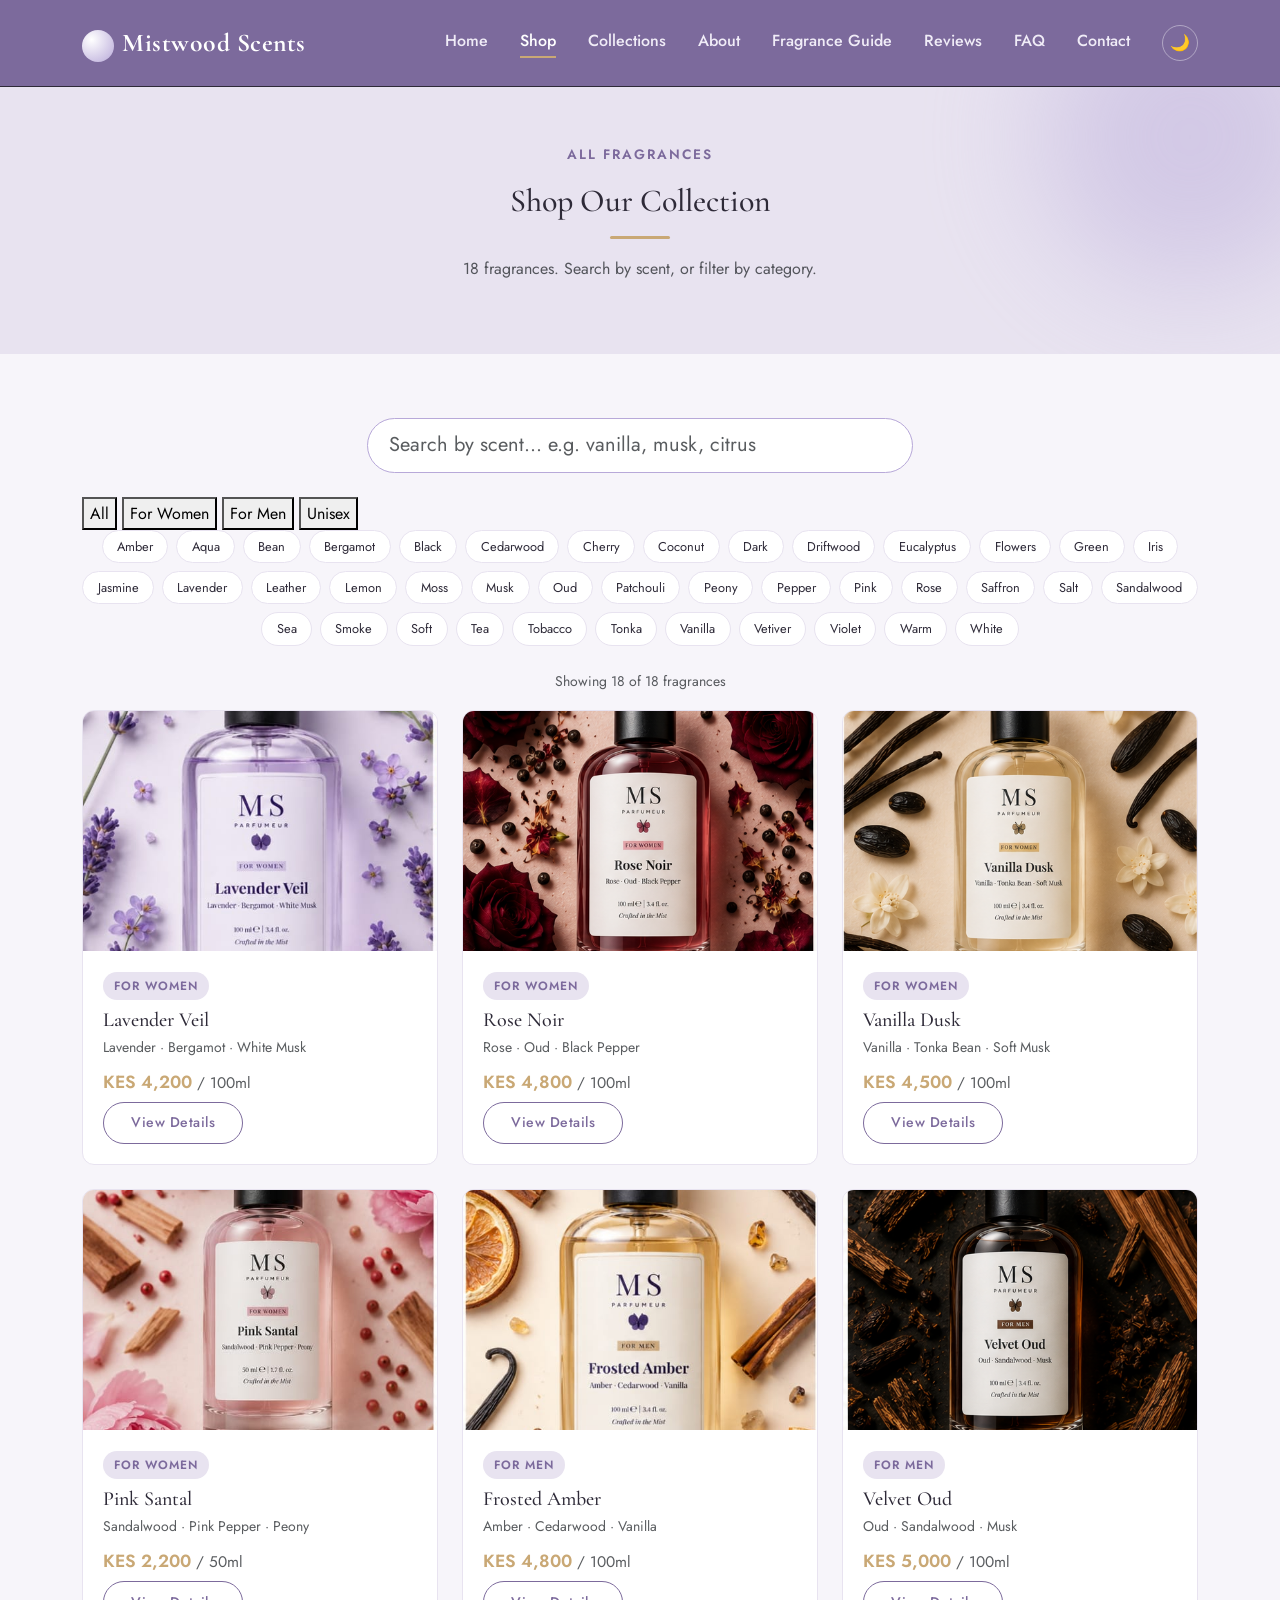
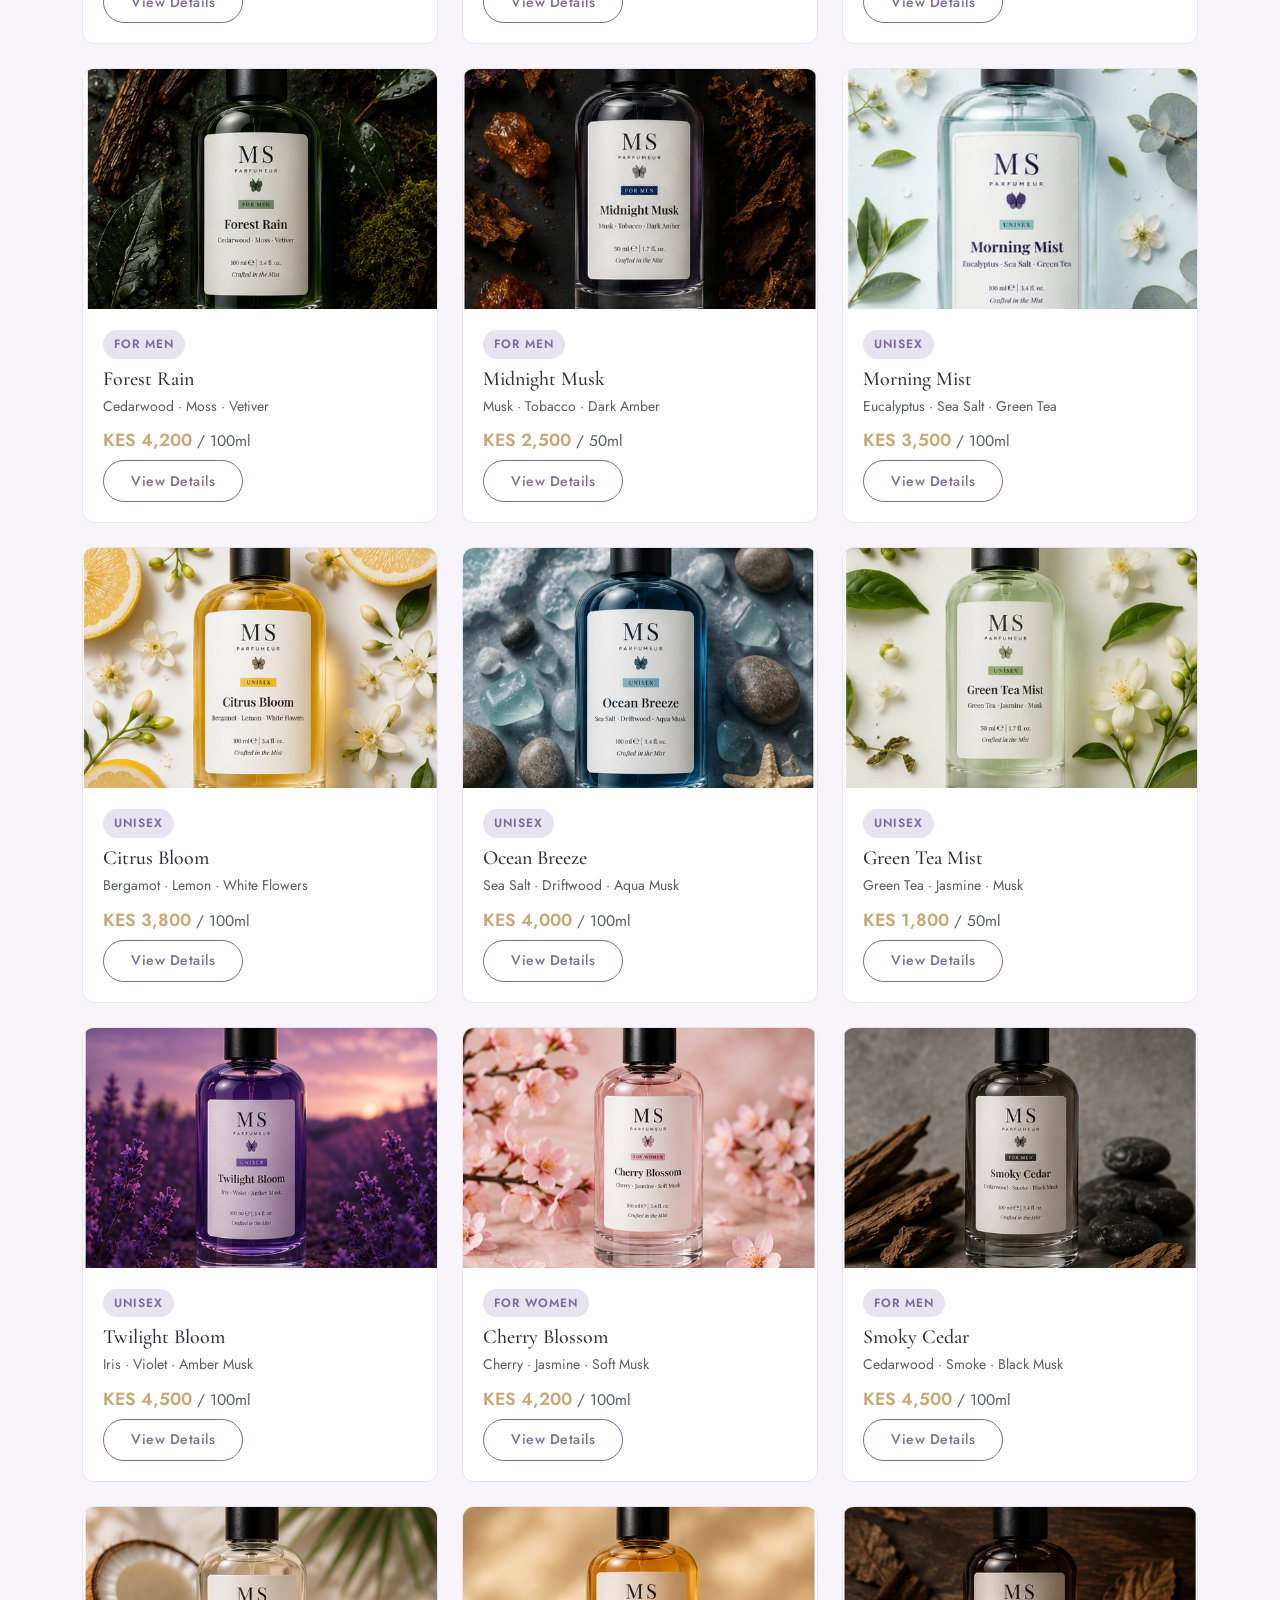
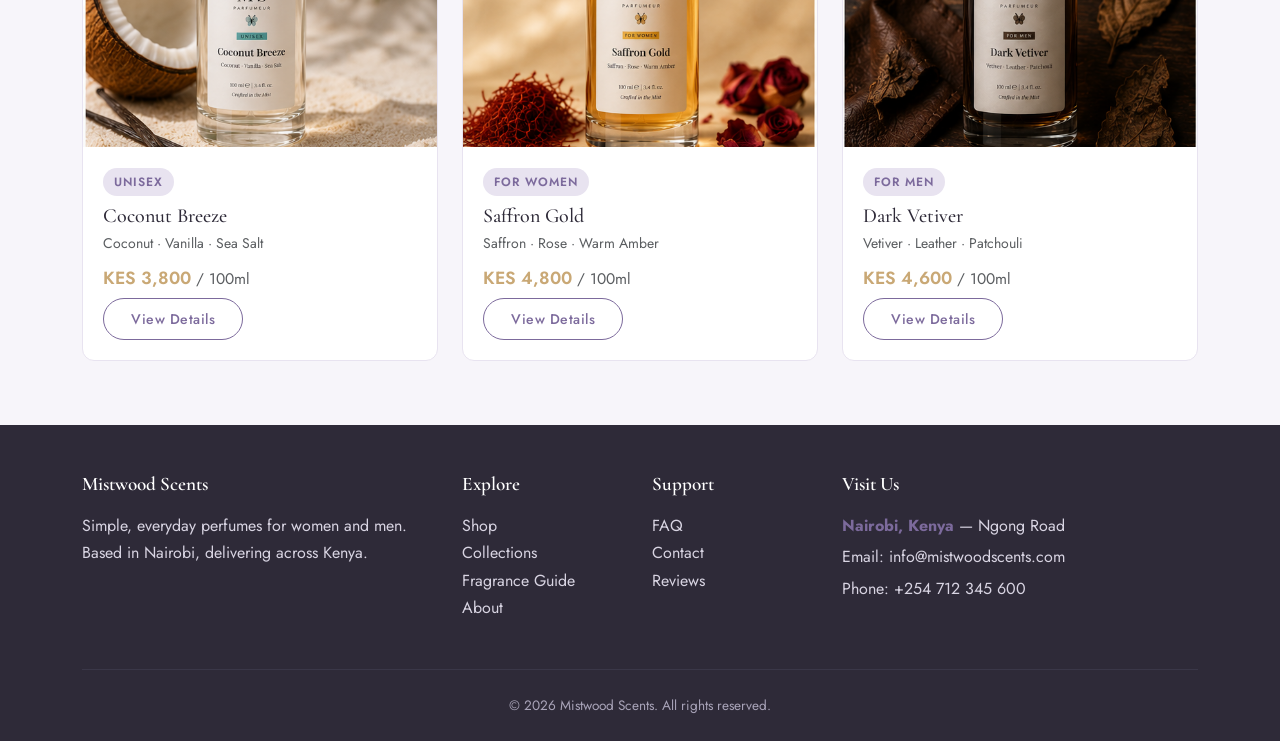
<file: shop.html>
<!DOCTYPE html>
<html lang="en">
<head>
  <meta charset="UTF-8">
  <meta name="viewport" content="width=device-width, initial-scale=1.0">
  <title>Shop All Fragrances | Mistwood Scents</title>
  <link href="https://cdnjs.cloudflare.com/ajax/libs/bootstrap/5.3.3/css/bootstrap.min.css" rel="stylesheet">
  <link rel="preconnect" href="https://fonts.googleapis.com">
  <link href="https://fonts.googleapis.com/css2?family=Cormorant+Garamond:wght@500;600;700&family=Jost:wght@300;400;500;600&display=swap" rel="stylesheet">
  <link rel="stylesheet" href="css/style.css">
  <link rel="stylesheet" href="css/darkmode.css">
</head>
<body>

  <a href="#main-content" class="skip-link">Skip to main content</a>

  <!-- Navbar -->
  <header>
    <nav class="navbar navbar-expand-lg navbar-mistwood sticky-top">
      <div class="container">
        <a class="navbar-brand navbar-brand-mistwood" href="index.html">
          <span class="brand-mark" aria-hidden="true"></span>Mistwood Scents
        </a>
        <button class="navbar-toggler" type="button" data-bs-toggle="collapse" data-bs-target="#mainNav" aria-controls="mainNav" aria-expanded="false" aria-label="Toggle navigation">
          <span class="navbar-toggler-icon"></span>
        </button>
        <div class="collapse navbar-collapse" id="mainNav">
          <ul class="navbar-nav ms-auto mb-2 mb-lg-0 text-center">
            <li class="nav-item"><a class="nav-link" href="index.html">Home</a></li>
            <li class="nav-item"><a class="nav-link active" href="shop.html">Shop</a></li>
            <li class="nav-item"><a class="nav-link" href="collections.html">Collections</a></li>
            <li class="nav-item"><a class="nav-link" href="about.html">About</a></li>
            <li class="nav-item"><a class="nav-link" href="blog.html">Fragrance Guide</a></li>
            <li class="nav-item"><a class="nav-link" href="testimonials.html">Reviews</a></li>
            <li class="nav-item"><a class="nav-link" href="faq.html">FAQ</a></li>
            <li class="nav-item"><a class="nav-link" href="contact.html">Contact</a></li>
          </ul>
        </div>
       <button id="themeToggle" class="theme-toggle-btn ms-3" aria-label="Toggle dark mode">🌙</button>
      </div>
    </nav>
  </header>

  <main id="main-content">

    <!-- Page Banner -->
    <section class="mist-banner">
      <div class="container text-center hero-content">
        <p class="subtitle">All Fragrances</p>
        <h1 class="h2">Shop Our Collection</h1>
        <div class="divider-mist mx-auto"></div>
        <p class="text-muted mt-2">18 fragrances. Search by scent, or filter by category.</p>
      </div>
    </section>

    <!-- Search & Filters -->
    <section class="section-light pb-0">
      <div class="container">

        <!-- Search bar -->
        <div class="row justify-content-center mb-4">
          <div class="col-md-6">
            <input type="text" id="scentSearch" class="form-control form-control-lg" placeholder="Search by scent... e.g. vanilla, musk, citrus" style="border-radius: 30px; border: 1px solid var(--color-accent); padding: 0.7rem 1.3rem;">
          </div>
        </div>

        <!-- Category filters -->
        <div class="filter-bar">
          <button class="filter-btn active" data-category="all">All</button>
          <button class="filter-btn" data-category="women">For Women</button>
          <button class="filter-btn" data-category="men">For Men</button>
          <button class="filter-btn" data-category="unisex">Unisex</button>
        </div>

        <!-- Active scent tags (filled by JS) -->
        <div id="activeTags" class="d-flex flex-wrap justify-content-center gap-2 mb-4"></div>

        <p class="text-center text-muted small" id="resultsCount">Showing 12 of 12 fragrances</p>

      </div>
    </section>

    <!-- Product Grid -->
    <section class="section-light pt-0">
      <div class="container">
        <div class="row g-4" id="productGrid">

          <div class="col-md-4 product-item" data-category="women" data-notes="lavender bergamot white musk">
            <div class="card-mistwood">
              <img src="images/products/lavender-veil.png" alt="Lavender Veil perfume bottle">
              <div class="card-body">
                <span class="scent-tag">For Women</span>
                <h3 class="h5 mb-1">Lavender Veil</h3>
                <p class="text-muted small mb-2">Lavender · Bergamot · White Musk</p>
                <p class="price-tag mb-1">KES 4,200 <span class="text-muted small fw-normal">/ 100ml</span></p>
                <a href="product-detail.html?product=lavender" class="btn btn-outline-mistwood btn-sm">View Details</a>

              </div>
            </div>
          </div>

          <div class="col-md-4 product-item" data-category="women" data-notes="rose oud black pepper">
            <div class="card-mistwood">
              <img src="images/products/rose-noir.png" alt="Rose Noir perfume bottle">
              <div class="card-body">
                <span class="scent-tag">For Women</span>
                <h3 class="h5 mb-1">Rose Noir</h3>
                <p class="text-muted small mb-2">Rose · Oud · Black Pepper</p>
                <p class="price-tag mb-1">KES 4,800 <span class="text-muted small fw-normal">/ 100ml</span></p>
                <a href="product-detail.html?product=rose " class="btn btn-outline-mistwood btn-sm">View Details</a>
              </div>
            </div>
          </div>

          <div class="col-md-4 product-item" data-category="women" data-notes="vanilla tonka bean soft musk">
            <div class="card-mistwood">
              <img src="images/products/vanilla-dusk.png" alt="Vanilla Dusk perfume bottle">
              <div class="card-body">
                <span class="scent-tag">For Women</span>
                <h3 class="h5 mb-1">Vanilla Dusk</h3>
                <p class="text-muted small mb-2">Vanilla · Tonka Bean · Soft Musk</p>
                <p class="price-tag mb-1">KES 4,500 <span class="text-muted small fw-normal">/ 100ml</span></p>
                <a href="product-detail.html?product=vanilla" class="btn btn-outline-mistwood btn-sm">View Details</a>
              </div>
            </div>
          </div>

          <div class="col-md-4 product-item" data-category="women" data-notes="sandalwood pink pepper peony">
            <div class="card-mistwood">
              <img src="images/products/pink-santal.png" alt="Pink Santal perfume bottle">
              <div class="card-body">
                <span class="scent-tag">For Women</span>
                <h3 class="h5 mb-1">Pink Santal</h3>
                <p class="text-muted small mb-2">Sandalwood · Pink Pepper · Peony</p>
                <p class="price-tag mb-1">KES 2,200 <span class="text-muted small fw-normal">/ 50ml</span></p>
                <a href="product-detail.html?product=pink" class="btn btn-outline-mistwood btn-sm">View Details</a>
              </div>
            </div>
          </div>

          <div class="col-md-4 product-item" data-category="men" data-notes="amber cedarwood vanilla">
            <div class="card-mistwood">
              <img src="images/products/frosted-amber.png" alt="Frosted Amber perfume bottle">
              <div class="card-body">
                <span class="scent-tag">For Men</span>
                <h3 class="h5 mb-1">Frosted Amber</h3>
                <p class="text-muted small mb-2">Amber · Cedarwood · Vanilla</p>
                <p class="price-tag mb-1">KES 4,800 <span class="text-muted small fw-normal">/ 100ml</span></p>
                <a href="product-detail.html?product=frosted" class="btn btn-outline-mistwood btn-sm">View Details</a>
              </div>
            </div>
          </div>

          <div class="col-md-4 product-item" data-category="men" data-notes="oud sandalwood musk">
            <div class="card-mistwood">
              <img src="images/products/velvet-oud.png" alt="Velvet Oud perfume bottle">
              <div class="card-body">
                <span class="scent-tag">For Men</span>
                <h3 class="h5 mb-1">Velvet Oud</h3>
                <p class="text-muted small mb-2">Oud · Sandalwood · Musk</p>
                <p class="price-tag mb-1">KES 5,000 <span class="text-muted small fw-normal">/ 100ml</span></p>
                <a href="product-detail.html?product=velvet" class="btn btn-outline-mistwood btn-sm">View Details</a>
              </div>
            </div>
          </div>

          <div class="col-md-4 product-item" data-category="men" data-notes="cedarwood moss vetiver">
            <div class="card-mistwood">
              <img src="images/products/forest-rain.png" alt="Forest Rain perfume bottle">
              <div class="card-body">
                <span class="scent-tag">For Men</span>
                <h3 class="h5 mb-1">Forest Rain</h3>
                <p class="text-muted small mb-2">Cedarwood · Moss · Vetiver</p>
                <p class="price-tag mb-1">KES 4,200 <span class="text-muted small fw-normal">/ 100ml</span></p>
                <a href="product-detail.html?product=forest" class="btn btn-outline-mistwood btn-sm">View Details</a>
              </div>
            </div>
          </div>

          <div class="col-md-4 product-item" data-category="men" data-notes="musk tobacco dark amber">
            <div class="card-mistwood">
              <img src="images/products/midnight-musk.png" alt="Midnight Musk perfume bottle">
              <div class="card-body">
                <span class="scent-tag">For Men</span>
                <h3 class="h5 mb-1">Midnight Musk</h3>
                <p class="text-muted small mb-2">Musk · Tobacco · Dark Amber</p>
                <p class="price-tag mb-1">KES 2,500 <span class="text-muted small fw-normal">/ 50ml</span></p>
                <a href="product-detail.html?product=midnight" class="btn btn-outline-mistwood btn-sm">View Details</a>
              </div>
            </div>
          </div>

          <div class="col-md-4 product-item" data-category="unisex" data-notes="eucalyptus sea salt green tea">
            <div class="card-mistwood">
              <img src="images/products/morning-mist.png" alt="Morning Mist perfume bottle">
              <div class="card-body">
                <span class="scent-tag">Unisex</span>
                <h3 class="h5 mb-1">Morning Mist</h3>
                <p class="text-muted small mb-2">Eucalyptus · Sea Salt · Green Tea</p>
                <p class="price-tag mb-1">KES 3,500 <span class="text-muted small fw-normal">/ 100ml</span></p>
                <a href="product-detail.html?product=morning" class="btn btn-outline-mistwood btn-sm">View Details</a>
              </div>
            </div>
          </div>

          <div class="col-md-4 product-item" data-category="unisex" data-notes="bergamot lemon white flowers">
            <div class="card-mistwood">
              <img src="images/products/citrus-bloom.png" alt="Citrus Bloom perfume bottle">
              <div class="card-body">
                <span class="scent-tag">Unisex</span>
                <h3 class="h5 mb-1">Citrus Bloom</h3>
                <p class="text-muted small mb-2">Bergamot · Lemon · White Flowers</p>
                <p class="price-tag mb-1">KES 3,800 <span class="text-muted small fw-normal">/ 100ml</span></p>
                <a href="product-detail.html?product=citrus" class="btn btn-outline-mistwood btn-sm">View Details</a>
              </div>
            </div>
          </div>

          <div class="col-md-4 product-item" data-category="unisex" data-notes="sea salt driftwood aqua musk">
            <div class="card-mistwood">
              <img src="images/products/ocean-breeze.png" alt="Ocean Breeze perfume bottle">
              <div class="card-body">
                <span class="scent-tag">Unisex</span>
                <h3 class="h5 mb-1">Ocean Breeze</h3>
                <p class="text-muted small mb-2">Sea Salt · Driftwood · Aqua Musk</p>
                <p class="price-tag mb-1">KES 4,000 <span class="text-muted small fw-normal">/ 100ml</span></p>
                <a href="product-detail.html?product=ocean" class="btn btn-outline-mistwood btn-sm">View Details</a>
              </div>
            </div>
          </div>

          <div class="col-md-4 product-item" data-category="unisex" data-notes="green tea jasmine musk">
            <div class="card-mistwood">
              <img src="images/products/green-tea-mist.png" alt="Green Tea Mist perfume bottle">
              <div class="card-body">
                <span class="scent-tag">Unisex</span>
                <h3 class="h5 mb-1">Green Tea Mist</h3>
                <p class="text-muted small mb-2">Green Tea · Jasmine · Musk</p>
                <p class="price-tag mb-1">KES 1,800 <span class="text-muted small fw-normal">/ 50ml</span></p>
                <a href="product-detail.html?product=green-tea" class="btn btn-outline-mistwood btn-sm">View Details</a>
              </div>
            </div>
          </div>
          
          <div class="col-md-4 product-item" data-category="unisex" data-notes="iris violet amber musk">
            <div class="card-mistwood">
              <img src="images/products/twilight-bloom.png" alt="Twilight Bloom perfume bottle">
              <div class="card-body">
                <span class="scent-tag">Unisex</span>
                <h3 class="h5 mb-1">Twilight Bloom</h3>
                <p class="text-muted small mb-2">Iris · Violet · Amber Musk</p>
                <p class="price-tag mb-1">KES 4,500 <span class="text-muted small fw-normal">/ 100ml</span></p>
                <a href="product-detail.html?product=twilight" class="btn btn-outline-mistwood btn-sm">View Details</a>
              </div>
            </div>
          </div>

          <div class="col-md-4 product-item" data-category="women" data-notes="cherry jasmine soft musk">
            <div class="card-mistwood">
              <img src="images/products/cherry-blossom.png" alt="Cherry Blossom perfume bottle">
              <div class="card-body">
                <span class="scent-tag">For Women</span>
                <h3 class="h5 mb-1">Cherry Blossom</h3>
                <p class="text-muted small mb-2">Cherry · Jasmine · Soft Musk</p>
                <p class="price-tag mb-1">KES 4,200 <span class="text-muted small fw-normal">/ 100ml</span></p>
                <a href="product-detail.html?product=cherry" class="btn btn-outline-mistwood btn-sm">View Details</a>
              </div>
            </div>
          </div>

          <div class="col-md-4 product-item" data-category="men" data-notes="cedarwood smoke black musk">
            <div class="card-mistwood">
              <img src="images/products/smoky-cedar.png" alt="Smoky Cedar perfume bottle">
              <div class="card-body">
                <span class="scent-tag">For Men</span>
                <h3 class="h5 mb-1">Smoky Cedar</h3>
                <p class="text-muted small mb-2">Cedarwood · Smoke · Black Musk</p>
                <p class="price-tag mb-1">KES 4,500 <span class="text-muted small fw-normal">/ 100ml</span></p>
                <a href="product-detail.html?product=smoky" class="btn btn-outline-mistwood btn-sm">View Details</a>
              </div>
            </div>
          </div>

          <div class="col-md-4 product-item" data-category="unisex" data-notes="coconut vanilla sea salt">
            <div class="card-mistwood">
              <img src="images/products/coconut-breeze.png" alt="Coconut Breeze perfume bottle">
              <div class="card-body">
                <span class="scent-tag">Unisex</span>
                <h3 class="h5 mb-1">Coconut Breeze</h3>
                <p class="text-muted small mb-2">Coconut · Vanilla · Sea Salt</p>
                <p class="price-tag mb-1">KES 3,800 <span class="text-muted small fw-normal">/ 100ml</span></p>
                <a href="product-detail.html?product=coconut" class="btn btn-outline-mistwood btn-sm">View Details</a>
              </div>
            </div>
          </div>

          <div class="col-md-4 product-item" data-category="women" data-notes="saffron rose warm amber">
            <div class="card-mistwood">
              <img src="images/products/saffron-gold.png" alt="Saffron Gold perfume bottle">
              <div class="card-body">
                <span class="scent-tag">For Women</span>
                <h3 class="h5 mb-1">Saffron Gold</h3>
                <p class="text-muted small mb-2">Saffron · Rose · Warm Amber</p>
                <p class="price-tag mb-1">KES 4,800 <span class="text-muted small fw-normal">/ 100ml</span></p>
                <a href="product-detail.html?product=saffron" class="btn btn-outline-mistwood btn-sm">View Details</a>
              </div>
            </div>
          </div>

          <div class="col-md-4 product-item" data-category="men" data-notes="vetiver leather patchouli">
            <div class="card-mistwood">
              <img src="images/products/dark-vetiver.png" alt="Dark Vetiver perfume bottle">
              <div class="card-body">
                <span class="scent-tag">For Men</span>
                <h3 class="h5 mb-1">Dark Vetiver</h3>
                <p class="text-muted small mb-2">Vetiver · Leather · Patchouli</p>
                <p class="price-tag mb-1">KES 4,600 <span class="text-muted small fw-normal">/ 100ml</span></p>
                <a href="product-detail.html?product=vetiver" class="btn btn-outline-mistwood btn-sm">View Details</a>
              </div>
            </div>
          </div>

        </div>

        <p id="noResults" class="text-center text-muted mt-5" style="display:none;">No fragrances match your search. Try a different scent or clear your filters.</p>

      </div>
    </section>

  </main>

  <!-- Footer -->
  <footer class="footer-mistwood">
    <div class="container">
      <div class="row g-4">
        <div class="col-md-4">
          <h5>Mistwood Scents</h5>
          <p>Simple, everyday perfumes for women and men. Based in Nairobi, delivering across Kenya.</p>
        </div>
        <div class="col-md-2 col-6">
          <h5>Explore</h5>
          <ul class="list-unstyled">
            <li><a href="shop.html">Shop</a></li>
            <li><a href="collections.html">Collections</a></li>
            <li><a href="blog.html">Fragrance Guide</a></li>
            <li><a href="about.html">About</a></li>
          </ul>
        </div>
        <div class="col-md-2 col-6">
          <h5>Support</h5>
          <ul class="list-unstyled">
            <li><a href="faq.html">FAQ</a></li>
            <li><a href="contact.html">Contact</a></li>
            <li><a href="testimonials.html">Reviews</a></li>
          </ul>
        </div>
        <div class="col-md-4">
          <h5>Visit Us</h5>
          <address class="mb-1"><strong>Nairobi, Kenya</strong> — Ngong Road</address>
          <p class="mb-1">Email: info@mistwoodscents.com</p>
          <p class="mb-0">Phone: +254 712 345 600</p>
        </div>
      </div>
      <div class="footer-bottom">
        &copy; 2026 Mistwood Scents. All rights reserved.
      </div>
    </div>
  </footer>

  <script src="https://cdnjs.cloudflare.com/ajax/libs/bootstrap/5.3.3/js/bootstrap.bundle.min.js"></script>
  <script src="js/shop.js"></script>
  <script src="js/theme.js"></script>
</body>
</html>
</file>
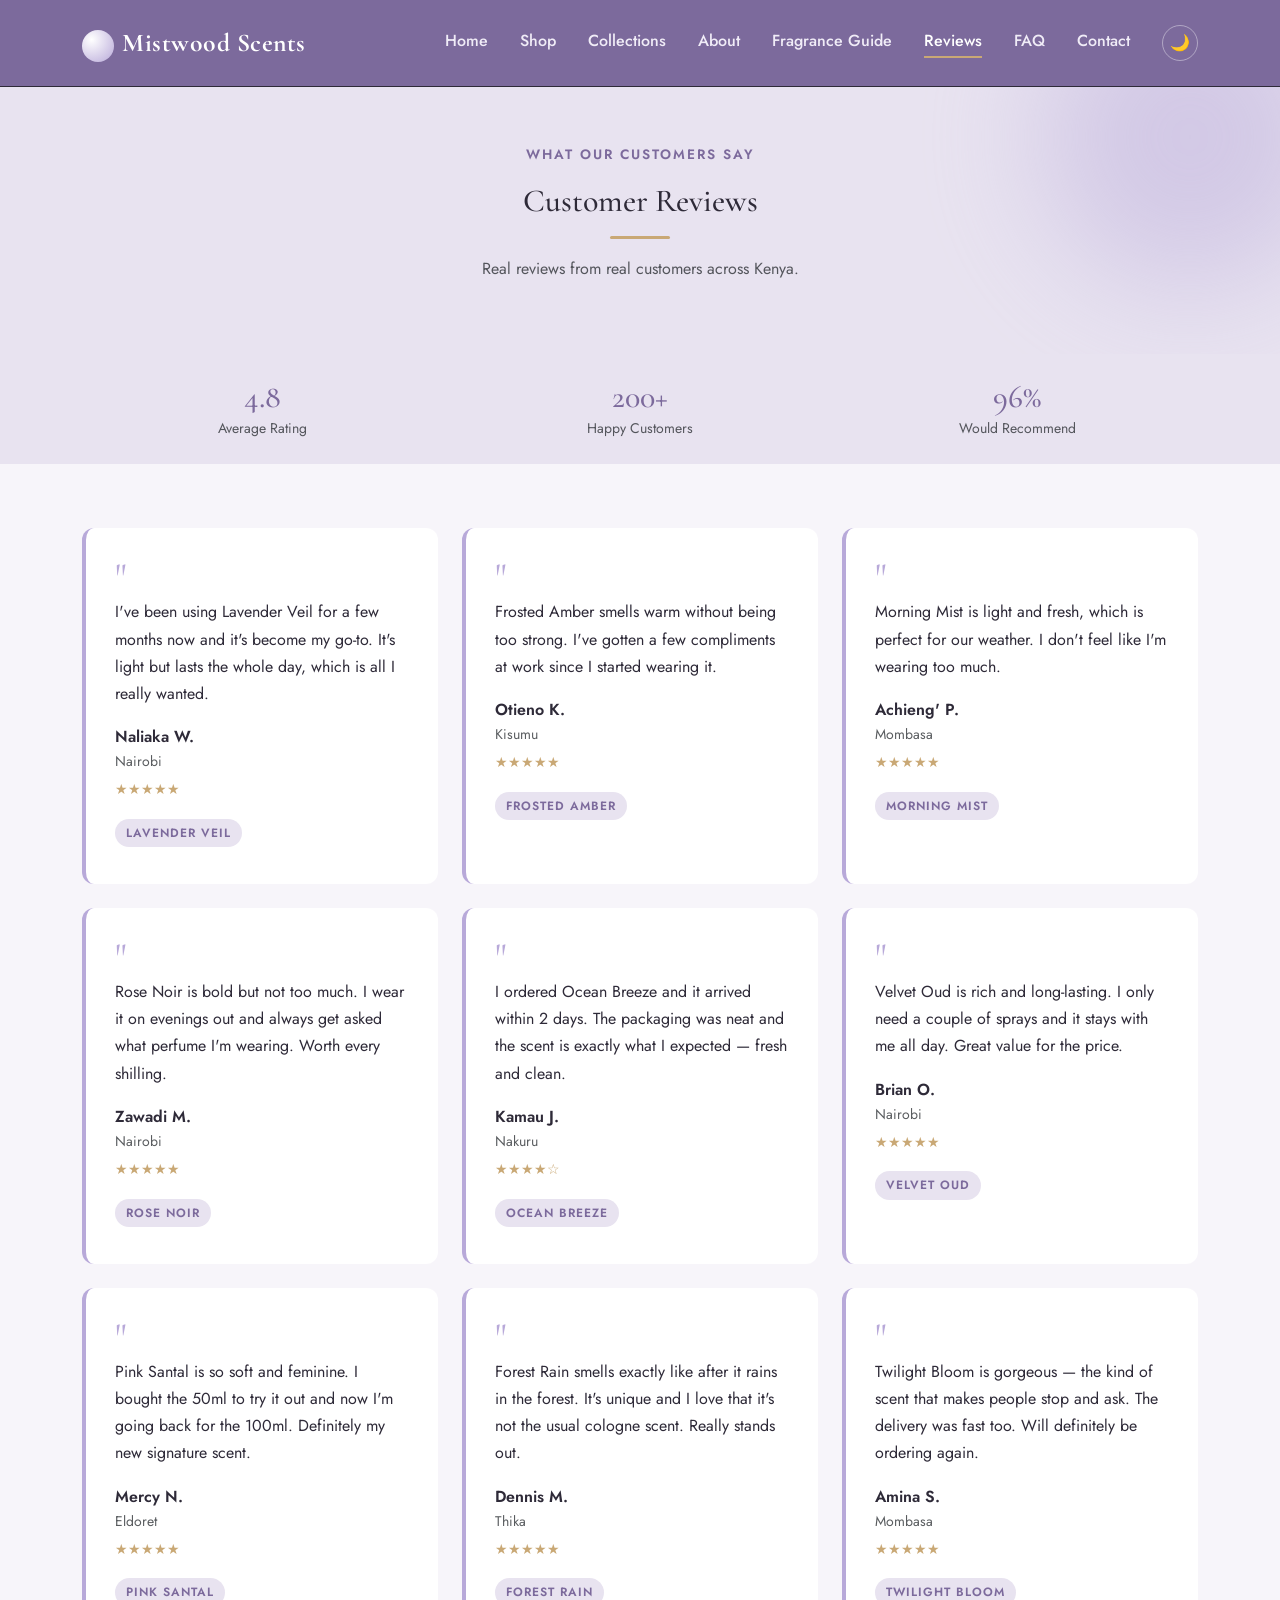
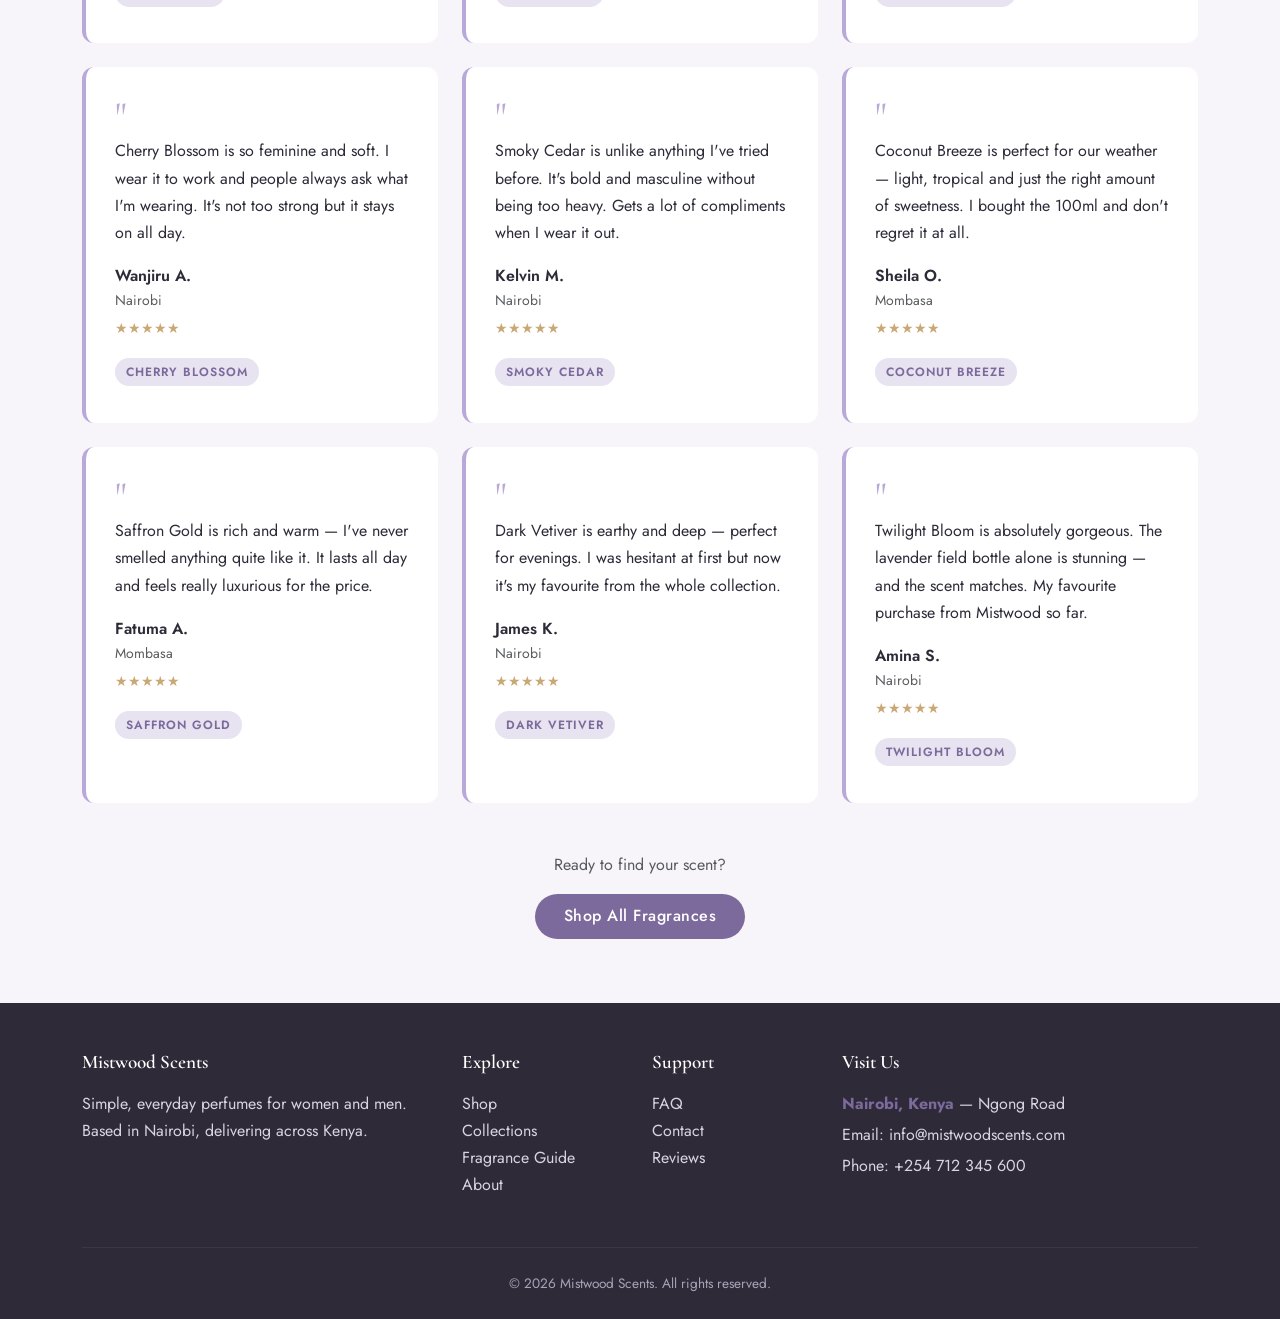
<file: testimonials.html>
<!DOCTYPE html>
<html lang="en">
<head>
  <meta charset="UTF-8">
  <meta name="viewport" content="width=device-width, initial-scale=1.0">
  <title>Customer Reviews | Mistwood Scents</title>
  <link href="https://cdnjs.cloudflare.com/ajax/libs/bootstrap/5.3.3/css/bootstrap.min.css" rel="stylesheet">
  <link rel="preconnect" href="https://fonts.googleapis.com">
  <link href="https://fonts.googleapis.com/css2?family=Cormorant+Garamond:wght@500;600;700&family=Jost:wght@300;400;500;600&display=swap" rel="stylesheet">
  <link rel="stylesheet" href="css/style.css">
  <link rel="stylesheet" href="css/darkmode.css">
</head>
<body>

  <a href="#main-content" class="skip-link">Skip to main content</a>

  <!-- Navbar -->
  <header>
    <nav class="navbar navbar-expand-lg navbar-mistwood sticky-top">
      <div class="container">
        <a class="navbar-brand navbar-brand-mistwood" href="index.html">
          <span class="brand-mark" aria-hidden="true"></span>Mistwood Scents
        </a>
        <button class="navbar-toggler" type="button" data-bs-toggle="collapse" data-bs-target="#mainNav" aria-controls="mainNav" aria-expanded="false" aria-label="Toggle navigation">
          <span class="navbar-toggler-icon"></span>
        </button>
        <div class="collapse navbar-collapse" id="mainNav">
          <ul class="navbar-nav ms-auto mb-2 mb-lg-0 text-center">
            <li class="nav-item"><a class="nav-link" href="index.html">Home</a></li>
            <li class="nav-item"><a class="nav-link" href="shop.html">Shop</a></li>
            <li class="nav-item"><a class="nav-link" href="collections.html">Collections</a></li>
            <li class="nav-item"><a class="nav-link" href="about.html">About</a></li>
            <li class="nav-item"><a class="nav-link" href="blog.html">Fragrance Guide</a></li>
            <li class="nav-item"><a class="nav-link active" href="testimonials.html">Reviews</a></li>
            <li class="nav-item"><a class="nav-link" href="faq.html">FAQ</a></li>
            <li class="nav-item"><a class="nav-link" href="contact.html">Contact</a></li>
          </ul>
        </div>
       <button id="themeToggle" class="theme-toggle-btn ms-3" aria-label="Toggle dark mode">🌙</button>
      </div>
    </nav>
  </header>

  <main id="main-content">

    <!-- Page Banner -->
    <section class="mist-banner">
      <div class="container text-center hero-content">
        <p class="subtitle">What Our Customers Say</p>
        <h1 class="h2">Customer Reviews</h1>
        <div class="divider-mist mx-auto"></div>
        <p class="text-muted mt-2">Real reviews from real customers across Kenya.</p>
      </div>
    </section>

    <!-- Stats Strip -->
    <section class="section-tinted py-4">
      <div class="container">
        <div class="row g-3 text-center">
          <div class="col-4">
            <h3 class="h2 mb-0" style="color: var(--color-primary);">4.8</h3>
            <p class="small text-muted mb-0">Average Rating</p>
          </div>
          <div class="col-4">
            <h3 class="h2 mb-0" style="color: var(--color-primary);">200+</h3>
            <p class="small text-muted mb-0">Happy Customers</p>
          </div>
          <div class="col-4">
            <h3 class="h2 mb-0" style="color: var(--color-primary);">96%</h3>
            <p class="small text-muted mb-0">Would Recommend</p>
          </div>
        </div>
      </div>
    </section>

    <!-- Reviews Grid -->
    <section class="section-light">
      <div class="container">
        <div class="row g-4">

          <div class="col-md-4">
            <div class="testimonial-card">
              <span class="quote-mark">"</span>
              <p>I've been using Lavender Veil for a few months now and it's become my go-to. It's light but lasts the whole day, which is all I really wanted.</p>
              <div class="mt-3">
                <p class="fw-semibold mb-0">Naliaka W.</p>
                <p class="text-muted small mb-1">Nairobi</p>
                <p class="small" style="color: var(--color-gold);">★★★★★</p>
                <span class="scent-tag">Lavender Veil</span>
              </div>
            </div>
          </div>

          <div class="col-md-4">
            <div class="testimonial-card">
              <span class="quote-mark">"</span>
              <p>Frosted Amber smells warm without being too strong. I've gotten a few compliments at work since I started wearing it.</p>
              <div class="mt-3">
                <p class="fw-semibold mb-0">Otieno K.</p>
                <p class="text-muted small mb-1">Kisumu</p>
                <p class="small" style="color: var(--color-gold);">★★★★★</p>
                <span class="scent-tag">Frosted Amber</span>
              </div>
            </div>
          </div>

          <div class="col-md-4">
            <div class="testimonial-card">
              <span class="quote-mark">"</span>
              <p>Morning Mist is light and fresh, which is perfect for our weather. I don't feel like I'm wearing too much.</p>
              <div class="mt-3">
                <p class="fw-semibold mb-0">Achieng' P.</p>
                <p class="text-muted small mb-1">Mombasa</p>
                <p class="small" style="color: var(--color-gold);">★★★★★</p>
                <span class="scent-tag">Morning Mist</span>
              </div>
            </div>
          </div>

          <div class="col-md-4">
            <div class="testimonial-card">
              <span class="quote-mark">"</span>
              <p>Rose Noir is bold but not too much. I wear it on evenings out and always get asked what perfume I'm wearing. Worth every shilling.</p>
              <div class="mt-3">
                <p class="fw-semibold mb-0">Zawadi M.</p>
                <p class="text-muted small mb-1">Nairobi</p>
                <p class="small" style="color: var(--color-gold);">★★★★★</p>
                <span class="scent-tag">Rose Noir</span>
              </div>
            </div>
          </div>

          <div class="col-md-4">
            <div class="testimonial-card">
              <span class="quote-mark">"</span>
              <p>I ordered Ocean Breeze and it arrived within 2 days. The packaging was neat and the scent is exactly what I expected — fresh and clean.</p>
              <div class="mt-3">
                <p class="fw-semibold mb-0">Kamau J.</p>
                <p class="text-muted small mb-1">Nakuru</p>
                <p class="small" style="color: var(--color-gold);">★★★★☆</p>
                <span class="scent-tag">Ocean Breeze</span>
              </div>
            </div>
          </div>

          <div class="col-md-4">
            <div class="testimonial-card">
              <span class="quote-mark">"</span>
              <p>Velvet Oud is rich and long-lasting. I only need a couple of sprays and it stays with me all day. Great value for the price.</p>
              <div class="mt-3">
                <p class="fw-semibold mb-0">Brian O.</p>
                <p class="text-muted small mb-1">Nairobi</p>
                <p class="small" style="color: var(--color-gold);">★★★★★</p>
                <span class="scent-tag">Velvet Oud</span>
              </div>
            </div>
          </div>

          <div class="col-md-4">
            <div class="testimonial-card">
              <span class="quote-mark">"</span>
              <p>Pink Santal is so soft and feminine. I bought the 50ml to try it out and now I'm going back for the 100ml. Definitely my new signature scent.</p>
              <div class="mt-3">
                <p class="fw-semibold mb-0">Mercy N.</p>
                <p class="text-muted small mb-1">Eldoret</p>
                <p class="small" style="color: var(--color-gold);">★★★★★</p>
                <span class="scent-tag">Pink Santal</span>
              </div>
            </div>
          </div>

          <div class="col-md-4">
            <div class="testimonial-card">
              <span class="quote-mark">"</span>
              <p>Forest Rain smells exactly like after it rains in the forest. It's unique and I love that it's not the usual cologne scent. Really stands out.</p>
              <div class="mt-3">
                <p class="fw-semibold mb-0">Dennis M.</p>
                <p class="text-muted small mb-1">Thika</p>
                <p class="small" style="color: var(--color-gold);">★★★★★</p>
                <span class="scent-tag">Forest Rain</span>
              </div>
            </div>
          </div>

          <div class="col-md-4">
            <div class="testimonial-card">
              <span class="quote-mark">"</span>
              <p>Twilight Bloom is gorgeous — the kind of scent that makes people stop and ask. The delivery was fast too. Will definitely be ordering again.</p>
              <div class="mt-3">
                <p class="fw-semibold mb-0">Amina S.</p>
                <p class="text-muted small mb-1">Mombasa</p>
                <p class="small" style="color: var(--color-gold);">★★★★★</p>
                <span class="scent-tag">Twilight Bloom</span>
              </div>
            </div>
          </div>

          <div class="col-md-4">
            <div class="testimonial-card">
              <span class="quote-mark">"</span>
              <p>Cherry Blossom is so feminine and soft. I wear it to work and people always ask what I'm wearing. It's not too strong but it stays on all day.</p>
              <div class="mt-3">
                <p class="fw-semibold mb-0">Wanjiru A.</p>
                <p class="text-muted small mb-1">Nairobi</p>
                <p class="small" style="color: var(--color-gold);">★★★★★</p>
                <span class="scent-tag">Cherry Blossom</span>
              </div>
            </div>
          </div>

          <div class="col-md-4">
            <div class="testimonial-card">
              <span class="quote-mark">"</span>
              <p>Smoky Cedar is unlike anything I've tried before. It's bold and masculine without being too heavy. Gets a lot of compliments when I wear it out.</p>
              <div class="mt-3">
                <p class="fw-semibold mb-0">Kelvin M.</p>
                <p class="text-muted small mb-1">Nairobi</p>
                <p class="small" style="color: var(--color-gold);">★★★★★</p>
                <span class="scent-tag">Smoky Cedar</span>
              </div>
            </div>
          </div>

          <div class="col-md-4">
            <div class="testimonial-card">
              <span class="quote-mark">"</span>
              <p>Coconut Breeze is perfect for our weather — light, tropical and just the right amount of sweetness. I bought the 100ml and don't regret it at all.</p>
              <div class="mt-3">
                <p class="fw-semibold mb-0">Sheila O.</p>
                <p class="text-muted small mb-1">Mombasa</p>
                <p class="small" style="color: var(--color-gold);">★★★★★</p>
                <span class="scent-tag">Coconut Breeze</span>
              </div>
            </div>
          </div>

          <div class="col-md-4">
            <div class="testimonial-card">
              <span class="quote-mark">"</span>
              <p>Saffron Gold is rich and warm — I've never smelled anything quite like it. It lasts all day and feels really luxurious for the price.</p>
              <div class="mt-3">
                <p class="fw-semibold mb-0">Fatuma A.</p>
                <p class="text-muted small mb-1">Mombasa</p>
                <p class="small" style="color: var(--color-gold);">★★★★★</p>
                <span class="scent-tag">Saffron Gold</span>
              </div>
            </div>
          </div>

          <div class="col-md-4">
            <div class="testimonial-card">
              <span class="quote-mark">"</span>
              <p>Dark Vetiver is earthy and deep — perfect for evenings. I was hesitant at first but now it's my favourite from the whole collection.</p>
              <div class="mt-3">
                <p class="fw-semibold mb-0">James K.</p>
                <p class="text-muted small mb-1">Nairobi</p>
                <p class="small" style="color: var(--color-gold);">★★★★★</p>
                <span class="scent-tag">Dark Vetiver</span>
              </div>
            </div>
          </div>

          <div class="col-md-4">
            <div class="testimonial-card">
              <span class="quote-mark">"</span>
              <p>Twilight Bloom is absolutely gorgeous. The lavender field bottle alone is stunning — and the scent matches. My favourite purchase from Mistwood so far.</p>
              <div class="mt-3">
                <p class="fw-semibold mb-0">Amina S.</p>
                <p class="text-muted small mb-1">Nairobi</p>
                <p class="small" style="color: var(--color-gold);">★★★★★</p>
                <span class="scent-tag">Twilight Bloom</span>
              </div>
            </div>
          </div>

        </div>

        <!-- CTA -->
        <div class="text-center mt-5">
          <p class="text-muted">Ready to find your scent?</p>
          <a href="shop.html" class="btn btn-mistwood">Shop All Fragrances</a>
        </div>

      </div>
    </section>

  </main>

  <!-- Footer -->
  <footer class="footer-mistwood">
    <div class="container">
      <div class="row g-4">
        <div class="col-md-4">
          <h5>Mistwood Scents</h5>
          <p>Simple, everyday perfumes for women and men. Based in Nairobi, delivering across Kenya.</p>
        </div>
        <div class="col-md-2 col-6">
          <h5>Explore</h5>
          <ul class="list-unstyled">
            <li><a href="shop.html">Shop</a></li>
            <li><a href="collections.html">Collections</a></li>
            <li><a href="blog.html">Fragrance Guide</a></li>
            <li><a href="about.html">About</a></li>
          </ul>
        </div>
        <div class="col-md-2 col-6">
          <h5>Support</h5>
          <ul class="list-unstyled">
            <li><a href="faq.html">FAQ</a></li>
            <li><a href="contact.html">Contact</a></li>
            <li><a href="testimonials.html">Reviews</a></li>
          </ul>
        </div>
        <div class="col-md-4">
          <h5>Visit Us</h5>
          <address class="mb-1"><strong>Nairobi, Kenya</strong> — Ngong Road</address>
          <p class="mb-1">Email: info@mistwoodscents.com</p>
          <p class="mb-0">Phone: +254 712 345 600</p>
        </div>
      </div>
      <div class="footer-bottom">
        &copy; 2026 Mistwood Scents. All rights reserved.
      </div>
    </div>
  </footer>

  <script src="https://cdnjs.cloudflare.com/ajax/libs/bootstrap/5.3.3/js/bootstrap.bundle.min.js"></script>
  <script src="js/theme.js"></script>
</body>
</html>
</file>
<file: css/style.css>
/* ==========================================================
   Mistwood Scents — Main Stylesheet
   ========================================================== */

:root {
  --color-primary: #7C6A9C;
  --color-accent: #B8A9D9;
  --color-bg-light: #F7F5FA;
  --color-bg-section: #E8E3F0;
  --color-dark: #2E2A38;
  --color-gold: #C9A875;
  --font-display: 'Cormorant Garamond', serif;
  --font-body: 'Jost', sans-serif;
}

* {
  box-sizing: border-box;
}

body {
  font-family: var(--font-body);
  color: var(--color-dark);
  background-color: var(--color-bg-light);
  line-height: 1.7;
}

h1, h2, h3, h4, h5, h6 {
  font-family: var(--font-display);
  font-weight: 600;
  color: var(--color-dark);
}

a {
  color: var(--color-primary);
  text-decoration: none;
  transition: color 0.2s ease;
}

a:hover {
  color: var(--color-gold);
}

strong, b {
  color: var(--color-primary);
}

/* ===================== Navbar ===================== */
.navbar-mistwood {
  background-color: var(--color-primary);
  border-bottom: 1px solid var(--color-dark);
  padding: 1rem 0;
}

.navbar-brand-mistwood {
  font-family: var(--font-display);
  font-size: 1.6rem;
  font-weight: 700;
  color: #fff !important;
  letter-spacing: 0.5px;
}

.navbar-brand-mistwood .brand-mark {
  display: inline-block;
  width: 32px;
  height: 32px;
  border-radius: 50%;
  background: radial-gradient(circle at 30% 30%, #fff, var(--color-accent));
  margin-right: 8px;
  vertical-align: middle;
}

.navbar-mistwood .nav-link {
  color: #f0ecf7 !important;
  font-weight: 500;
  margin: 0 0.5rem;
  position: relative;
}

.navbar-mistwood .nav-link.active,
.navbar-mistwood .nav-link:hover {
  color: #fff !important;
}

.navbar-mistwood .nav-link.active::after {
  content: "";
  display: block;
  width: 100%;
  height: 2px;
  background-color: var(--color-gold);
  margin-top: 2px;
}

.navbar-mistwood .navbar-toggler {
  border-color: rgba(255,255,255,0.5);
}

.navbar-mistwood .navbar-toggler-icon {
  filter: brightness(0) invert(1);
}

/* ===================== Skip Link ===================== */
.skip-link {
  position: absolute;
  left: -9999px;
  top: 0;
  background: var(--color-primary);
  color: #fff;
  padding: 0.5rem 1rem;
  z-index: 1000;
}

.skip-link:focus {
  left: 0;
}

/* ===================== Hero ===================== */
.mist-hero {
  position: relative;
  background: linear-gradient(135deg, var(--color-bg-section) 0%, #d6cbe8 100%);
  overflow: hidden;
  padding: 5rem 0;
}

.mist-hero::before,
.mist-hero::after {
  content: "";
  position: absolute;
  border-radius: 50%;
  filter: blur(60px);
  opacity: 0.55;
  pointer-events: none;
}

.mist-hero::before {
  width: 420px;
  height: 420px;
  background: var(--color-accent);
  top: -120px;
  left: -100px;
}

.mist-hero::after {
  width: 360px;
  height: 360px;
  background: var(--color-gold);
  bottom: -140px;
  right: -80px;
  opacity: 0.25;
}

.mist-hero .hero-content {
  position: relative;
  z-index: 2;
}

.mist-hero h1 {
  font-size: 3.2rem;
}

.mist-hero .lead {
  font-size: 1.2rem;
  color: #5a5468;
}

/* ===================== Mist Banner (inner pages) ===================== */
.mist-banner {
  position: relative;
  background-color: var(--color-bg-section);
  overflow: hidden;
  padding: 3.5rem 0;
}

.mist-banner::before {
  content: "";
  position: absolute;
  width: 300px;
  height: 300px;
  border-radius: 50%;
  background: var(--color-accent);
  filter: blur(60px);
  opacity: 0.45;
  top: -100px;
  right: -60px;
}

.mist-banner .hero-content {
  position: relative;
  z-index: 2;
}

/* ===================== Buttons ===================== */
.btn-mistwood {
  background-color: var(--color-primary);
  color: #fff;
  border: none;
  padding: 0.65rem 1.8rem;
  border-radius: 30px;
  font-weight: 500;
  letter-spacing: 0.5px;
  transition: background-color 0.2s ease, transform 0.2s ease;
}

.btn-mistwood:hover {
  background-color: var(--color-dark);
  color: #fff;
  transform: translateY(-2px);
}

.btn-outline-mistwood {
  background-color: transparent;
  color: var(--color-primary);
  border: 1px solid var(--color-primary);
  padding: 0.6rem 1.7rem;
  border-radius: 30px;
  font-weight: 500;
  letter-spacing: 0.5px;
  transition: all 0.2s ease;
}

.btn-outline-mistwood:hover {
  background-color: var(--color-primary);
  color: #fff;
}

/* ===================== Sections ===================== */
.section-light {
  padding: 4rem 0;
}

.section-tinted {
  padding: 4rem 0;
  background-color: var(--color-bg-section);
}

.section-title {
  margin-bottom: 2.5rem;
  text-align: center;
}

.section-title h2 {
  font-size: 2.4rem;
}

.subtitle {
  color: var(--color-primary);
  text-transform: uppercase;
  letter-spacing: 2px;
  font-size: 0.85rem;
  font-weight: 600;
}

/* ===================== Cards ===================== */
.card-mistwood {
  border: 1px solid var(--color-bg-section);
  border-radius: 12px;
  overflow: hidden;
  background-color: #fff;
  transition: border-color 0.25s ease, transform 0.25s ease, box-shadow 0.25s ease;
  height: 100%;
}

.card-mistwood:hover {
  border-color: var(--color-accent);
  transform: translateY(-4px);
  box-shadow: 0 10px 25px rgba(124, 106, 156, 0.15);
}

.card-mistwood img {
  width: 100%;
  height: 240px;
  object-fit: cover;
}

.card-mistwood .card-body {
  padding: 1.25rem;
}

/* ===================== Tags & Labels ===================== */
.scent-tag {
  display: inline-block;
  background-color: var(--color-bg-section);
  color: var(--color-primary);
  font-size: 0.75rem;
  font-weight: 600;
  letter-spacing: 1px;
  text-transform: uppercase;
  padding: 0.25rem 0.7rem;
  border-radius: 20px;
  margin-bottom: 0.5rem;
}

.price-tag {
  color: var(--color-gold);
  font-weight: 600;
  font-size: 1.1rem;
}

.divider-mist {
  width: 60px;
  height: 3px;
  background-color: var(--color-gold);
  margin: 1rem auto;
  border-radius: 2px;
}

/* ===================== Testimonials ===================== */
.testimonial-card {
  background-color: #fff;
  border-radius: 12px;
  padding: 1.8rem;
  border-left: 4px solid var(--color-accent);
  height: 100%;
}

.testimonial-card .quote-mark {
  font-family: var(--font-display);
  font-size: 2.5rem;
  color: var(--color-accent);
  line-height: 1;
}

/* ===================== Forms ===================== */
.form-mistwood label {
  font-weight: 500;
  margin-bottom: 0.3rem;
}

.form-mistwood .form-control {
  border-radius: 8px;
  border: 1px solid #d8d2e6;
  padding: 0.6rem 0.9rem;
}

.form-mistwood .form-control:focus {
  border-color: var(--color-primary);
  box-shadow: 0 0 0 3px rgba(124, 106, 156, 0.15);
}

.form-control.is-invalid {
  border-color: #c0392b;
}

.form-control.is-valid {
  border-color: #5cb85c;
}

/* ===================== Footer ===================== */
.footer-mistwood {
  background-color: var(--color-dark);
  color: #d8d4e2;
  padding: 3rem 0 1.5rem;
}

.footer-mistwood h5 {
  color: #fff;
  font-size: 1.2rem;
  margin-bottom: 1rem;
}

.footer-mistwood a {
  color: #d8d4e2;
}

.footer-mistwood a:hover {
  color: var(--color-accent);
}

.footer-bottom {
  border-top: 1px solid #44405499;
  margin-top: 2rem;
  padding-top: 1.5rem;
  font-size: 0.85rem;
  text-align: center;
  color: #a8a3b8;
}

/* ===================== Responsive ===================== */
@media (max-width: 768px) {
  .mist-hero h1 {
    font-size: 2.2rem;
  }

  .mist-hero {
    padding: 3rem 0;
    text-align: center;
  }

  .section-title h2 {
    font-size: 1.9rem;
  }
}

@media (prefers-reduced-motion: reduce) {
  * {
    transition: none !important;
    animation: none !important;
  }
}
/* ===================== Scent Note Chips (Shop page) ===================== */
.note-chip {
  background-color: #fff;
  border: 1px solid var(--color-bg-section);
  color: var(--color-dark);
  font-size: 0.8rem;
  padding: 0.3rem 0.9rem;
  border-radius: 20px;
  transition: all 0.2s ease;
}

.note-chip:hover {
  border-color: var(--color-accent);
}

.note-chip.active {
  background-color: var(--color-primary);
  color: #fff;
  border-color: var(--color-primary);
}

.note-chip .chip-x {
  font-weight: 700;
  margin-left: 4px;
}
.mist-hero img {
  max-height: 480px;
  width: 100%;
  object-fit: cover;
  border-radius: 12px;
}
.section-tinted img {
  max-height: 450px;
  width: 100%;
  object-fit: cover;
  border-radius: 12px;
}
/* ===================== Blog Sidebar ===================== */
.blog-sidebar {
  position: sticky;
  top: 80px;
}
</file>
<file: css/darkmode.css>
/* ==========================================================
   Mistwood Scents — Dark Mode Stylesheet
   ========================================================== */

/* ===================== Toggle Button ===================== */
.theme-toggle-btn {
  background: transparent;
  border: 1px solid rgba(255,255,255,0.4);
  color: #fff;
  border-radius: 50%;
  width: 36px;
  height: 36px;
  font-size: 1rem;
  cursor: pointer;
  transition: all 0.2s ease;
  display: flex;
  align-items: center;
  justify-content: center;
}

.theme-toggle-btn:hover {
  background: rgba(255,255,255,0.15);
}

/* ===================== Dark Mode Overrides ===================== */
body.dark-mode {
  background-color: #1a1720;
  color: #e8e3f0;
}

body.dark-mode h1,
body.dark-mode h2,
body.dark-mode h3,
body.dark-mode h4,
body.dark-mode h5,
body.dark-mode h6 {
  color: #e8e3f0;
}

body.dark-mode .navbar-mistwood {
  background-color: #2d1f4e;
  border-bottom: 1px solid #3d2a6e;
}

body.dark-mode .mist-hero {
  background: linear-gradient(135deg, #2d1f4e 0%, #1a1720 100%);
}

body.dark-mode .mist-banner {
  background-color: #2d1f4e;
}

body.dark-mode .section-light {
  background-color: #1a1720;
}

body.dark-mode .section-tinted {
  background-color: #231b3a;
}

body.dark-mode .card-mistwood {
  background-color: #2a2040;
  border-color: #3d2a6e;
  color: #e8e3f0;
}

body.dark-mode .card-mistwood:hover {
  border-color: var(--color-accent);
  box-shadow: 0 10px 25px rgba(184, 169, 217, 0.2);
}

body.dark-mode .testimonial-card {
  background-color: #2a2040;
  color: #e8e3f0;
}

body.dark-mode .text-muted {
  color: #a89bc0 !important;
}

body.dark-mode .footer-mistwood {
  background-color: #110d1a;
}

body.dark-mode .form-mistwood .form-control {
  background-color: #2a2040;
  border-color: #3d2a6e;
  color: #e8e3f0;
}

body.dark-mode .form-mistwood .form-control::placeholder {
  color: #a89bc0;
}

body.dark-mode .btn-outline-mistwood {
  color: var(--color-accent);
  border-color: var(--color-accent);
}

body.dark-mode .btn-outline-mistwood:hover {
  background-color: var(--color-primary);
  color: #fff;
}

body.dark-mode strong,
body.dark-mode b {
  color: var(--color-accent);
}

body.dark-mode .filter-btn {
  background-color: #2a2040;
  border-color: #3d2a6e;
  color: #e8e3f0;
}

body.dark-mode .note-chip {
  background-color: #2a2040;
  border-color: #3d2a6e;
  color: #e8e3f0;
}

body.dark-mode .scent-tag {
  background-color: #3d2a6e;
  color: var(--color-accent);
}
/* ===================== FAQ Accordion Dark Mode ===================== */
body.dark-mode .accordion-item {
  background-color: #2a2040;
  border-color: #3d2a6e !important;
}

body.dark-mode .accordion-button {
  background-color: #2a2040;
  color: #e8e3f0;
}

body.dark-mode .accordion-button:not(.collapsed) {
  background-color: #3d2a6e;
  color: var(--color-accent);
}

body.dark-mode .accordion-button::after {
  filter: invert(1);
}

body.dark-mode .accordion-body {
  background-color: #2a2040;
  color: #a89bc0;
}

body.dark-mode .accordion-collapse {
  background-color: #2a2040;
}
.faq-cta {
  background: var(--color-bg-section);
}

body.dark-mode .faq-cta {
  background-color: #2a2040 !important;
}
</file>
